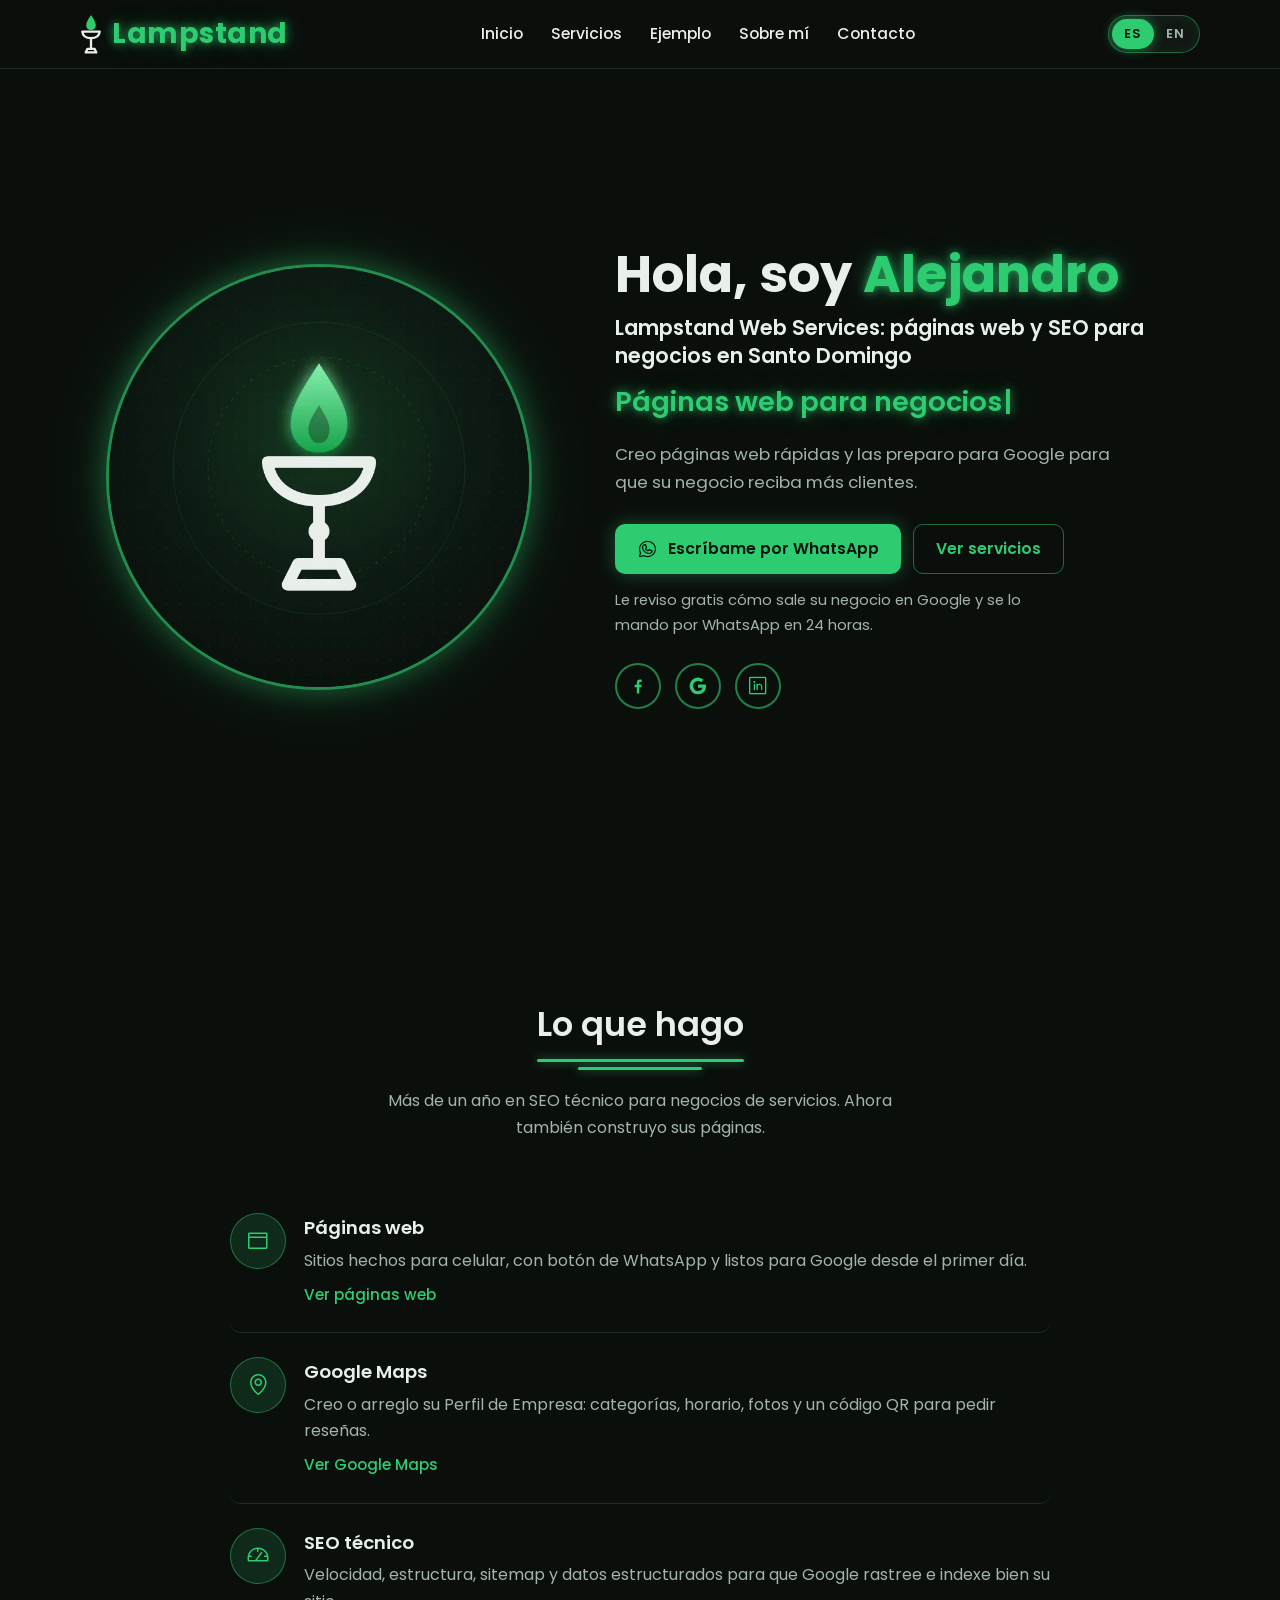
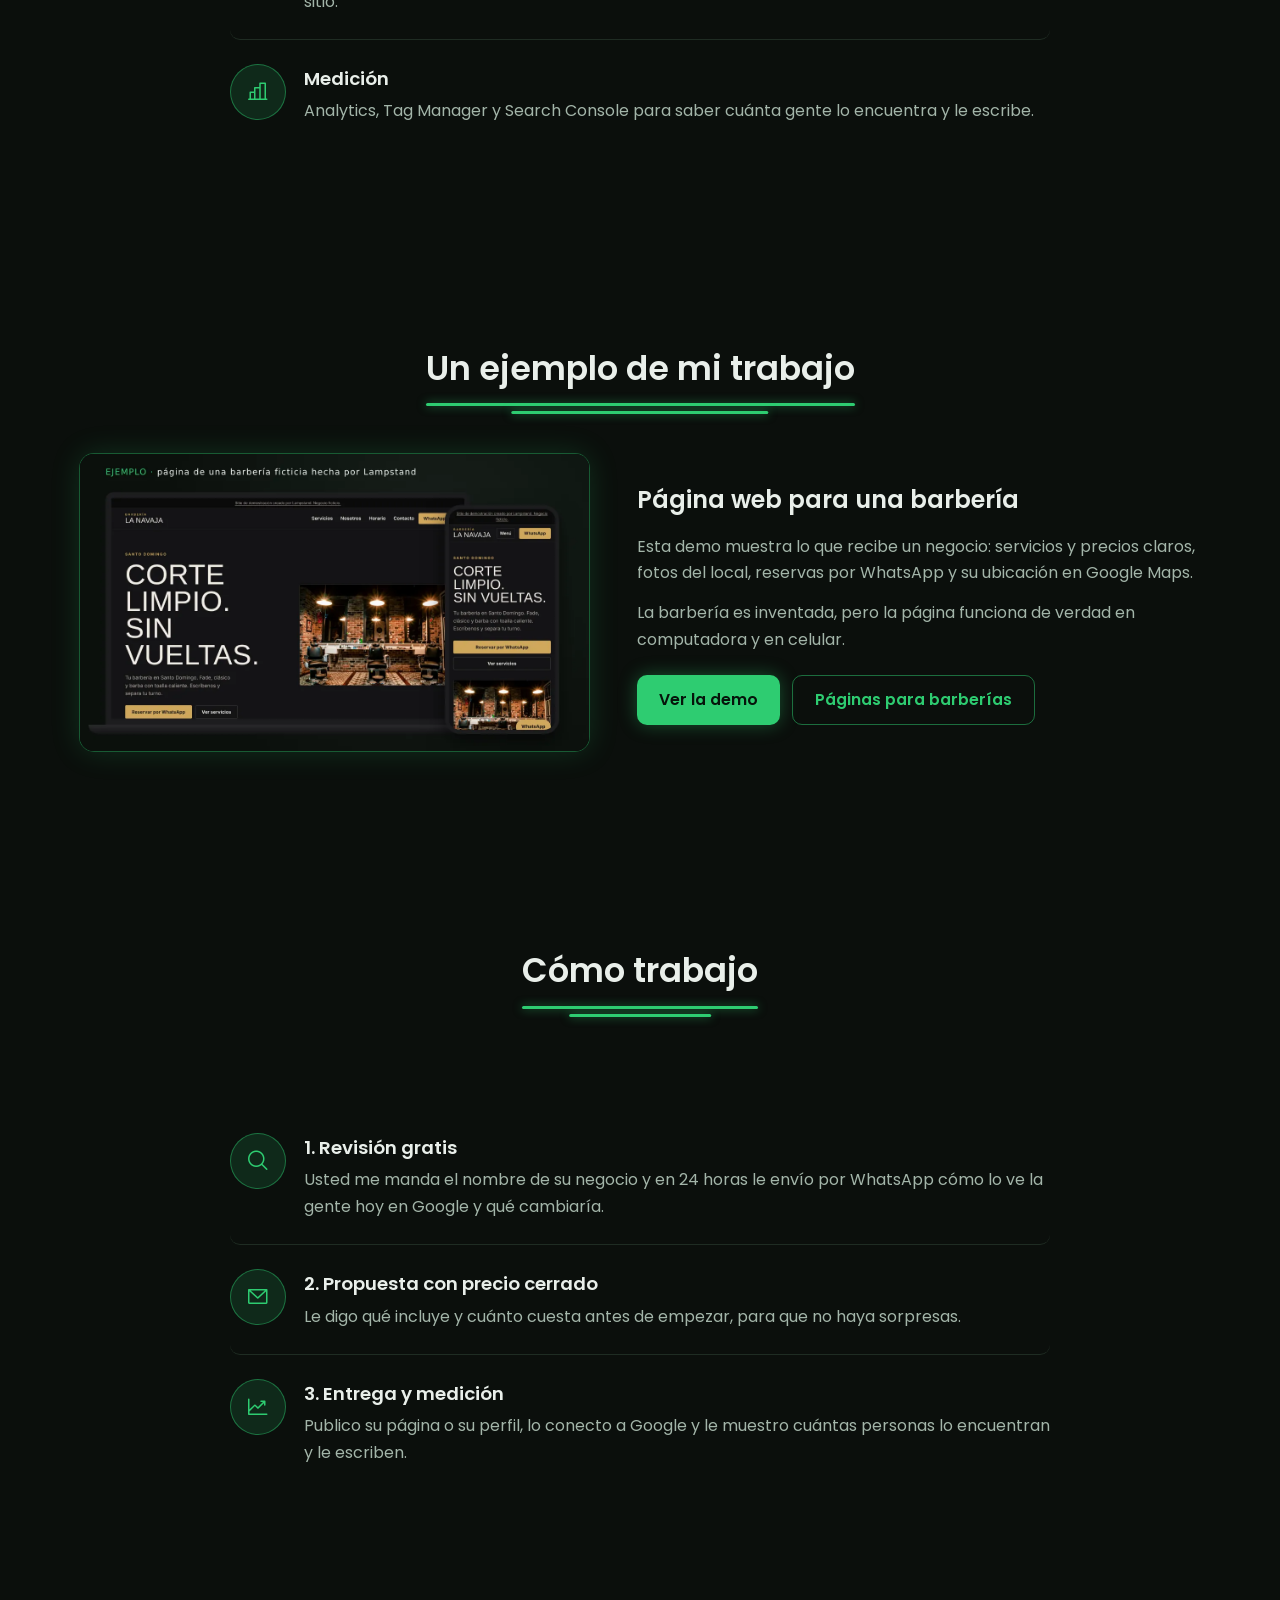
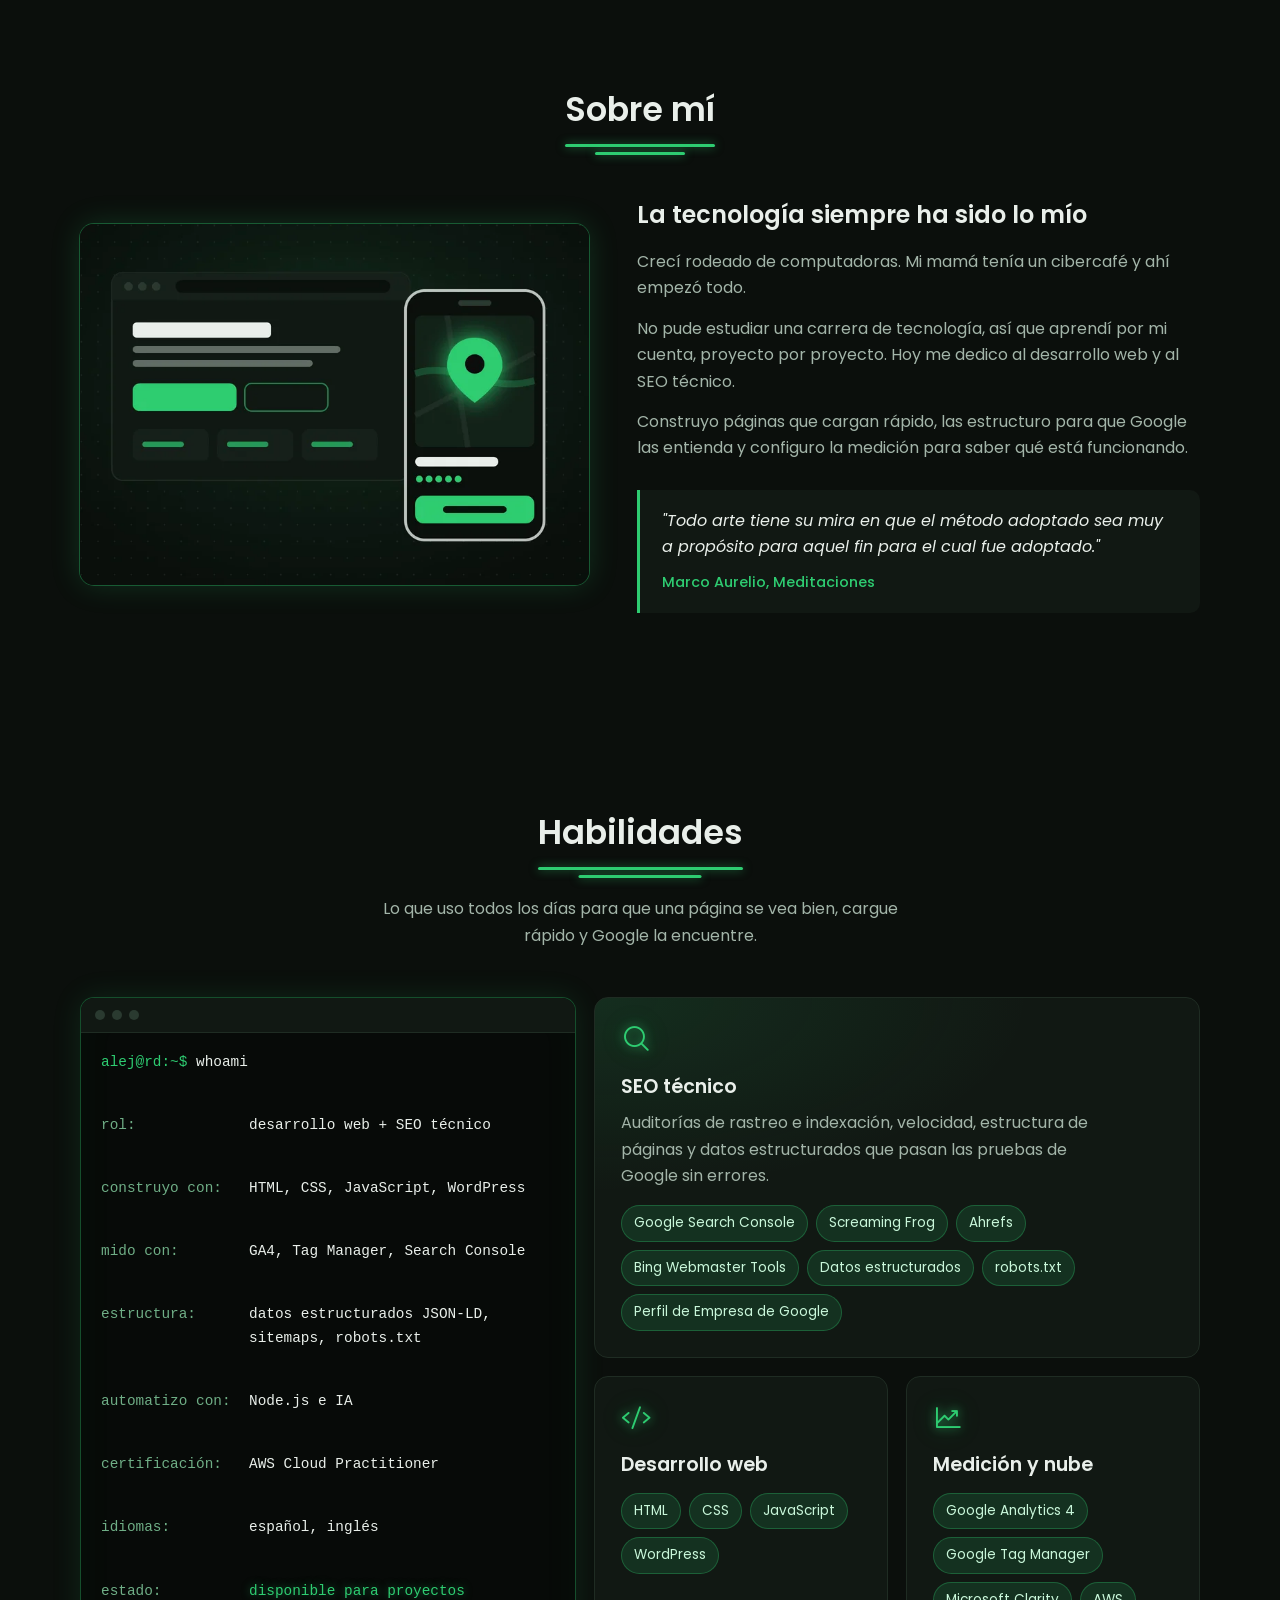
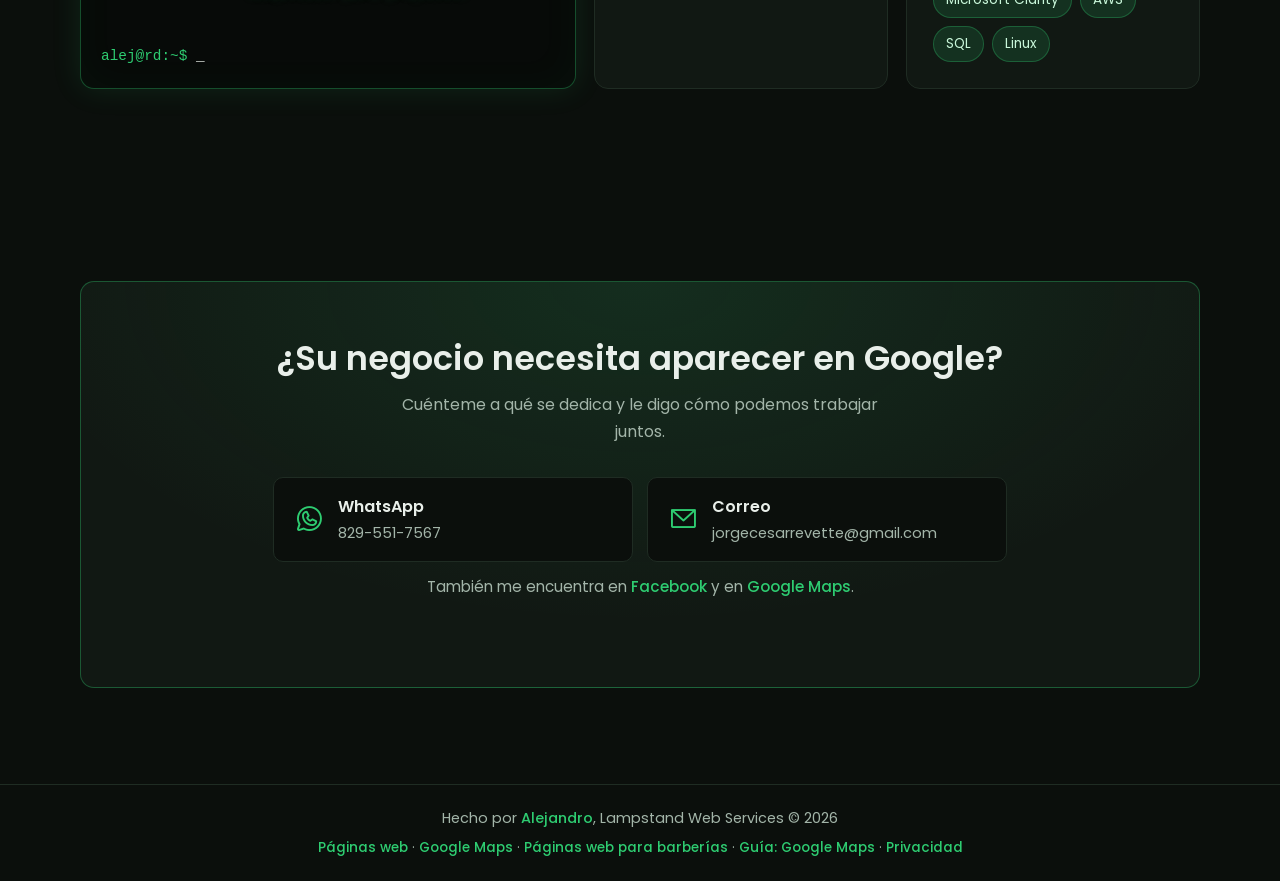
<file: index.html>
<!DOCTYPE html>
<html lang="es">
<head>
    <meta charset="UTF-8">
    <meta name="viewport" content="width=device-width, initial-scale=1.0">

    <!-- Google Analytics 4 -->
    <script async src="https://www.googletagmanager.com/gtag/js?id=G-BB15ZYWV15"></script>
    <script>
        window.dataLayer = window.dataLayer || [];
        function gtag(){dataLayer.push(arguments);}
        gtag('js', new Date());
        gtag('config', 'G-BB15ZYWV15');
    </script>

    <!-- Microsoft Clarity -->
    <script>
        (function(c,l,a,r,i,t,y){
            c[a]=c[a]||function(){(c[a].q=c[a].q||[]).push(arguments)};
            t=l.createElement(r);t.async=1;t.src="https://www.clarity.ms/tag/"+i;
            y=l.getElementsByTagName(r)[0];y.parentNode.insertBefore(t,y);
        })(window, document, "clarity", "script", "z00vw6f5f6");
    </script>

    <title>Lampstand Web Services | Páginas web y SEO en Santo Domingo</title>
    <meta name="description" content="Lampstand diseña páginas web rápidas para negocios en Santo Domingo y las deja listas para Google: SEO técnico, Google Maps y Analytics. Escríbame por WhatsApp.">
    <meta name="robots" content="index, follow, max-image-preview:large, max-snippet:-1, max-video-preview:-1">
    <meta name="author" content="Alejandro">
    <link rel="canonical" href="https://jorgecesar7.github.io/">
    <meta name="theme-color" content="#0b0f0c">
    <meta name="google-site-verification" content="VwEiimnmCE7W-ItSaD-Ynu33-EN8Bf44KYxOSooDWXg">

    <meta property="og:type" content="website">
    <meta property="og:site_name" content="Lampstand Web Services">
    <meta property="og:url" content="https://jorgecesar7.github.io/">
    <meta property="og:title" content="Lampstand Web Services | Páginas web y SEO en Santo Domingo">
    <meta property="og:description" content="Páginas web rápidas para negocios en Santo Domingo, listas para Google desde el primer día.">
    <meta property="og:image" content="https://jorgecesar7.github.io/img/og-lampstand.jpg">
    <meta property="og:image:type" content="image/jpeg">
    <meta property="og:image:width" content="1200">
    <meta property="og:image:height" content="630">
    <meta property="og:image:alt" content="Lampstand Web Services, diseño de páginas web y SEO en Santo Domingo">
    <meta property="og:locale" content="es_DO">
    <meta property="og:locale:alternate" content="en_US">
    <meta name="twitter:card" content="summary_large_image">
    <meta name="twitter:title" content="Lampstand Web Services | Páginas web y SEO en Santo Domingo">
    <meta name="twitter:description" content="Páginas web rápidas para negocios en Santo Domingo, listas para Google desde el primer día.">
    <meta name="twitter:image" content="https://jorgecesar7.github.io/img/og-lampstand.jpg">
    <meta name="twitter:image:alt" content="Lampstand Web Services, diseño de páginas web y SEO en Santo Domingo">

    <link rel="icon" type="image/png" sizes="48x48" href="img/favicon.png">
    <link rel="apple-touch-icon" sizes="180x180" href="img/apple-touch-icon.png">
    <link rel="sitemap" type="application/xml" href="/sitemap.xml">

    <link rel="preload" as="image" href="img/lampstand-hero.webp" type="image/webp" fetchpriority="high">
    <link rel="preconnect" href="https://fonts.googleapis.com">
    <link rel="preconnect" href="https://fonts.gstatic.com" crossorigin>
    <link href="https://fonts.googleapis.com/css2?family=Poppins:wght@400;500;600;700&display=swap" rel="stylesheet">
    <link rel="stylesheet" href="icons.css">
    <link rel="stylesheet" href="styles.css">

    <script type="application/ld+json">
    {
      "@context": "https://schema.org",
      "@graph": [
        {
          "@type": "WebSite",
          "@id": "https://jorgecesar7.github.io/#website",
          "url": "https://jorgecesar7.github.io/",
          "name": "Lampstand Web Services",
          "alternateName": "Lampstand",
          "description": "Diseño de páginas web y SEO técnico para negocios en Santo Domingo, República Dominicana.",
          "inLanguage": "es-DO",
          "publisher": { "@id": "https://jorgecesar7.github.io/#organization" }
        },
        {
          "@type": "ProfilePage",
          "@id": "https://jorgecesar7.github.io/#webpage",
          "url": "https://jorgecesar7.github.io/",
          "name": "Lampstand Web Services | Páginas web y SEO en Santo Domingo",
          "description": "Lampstand diseña páginas web rápidas para negocios en Santo Domingo y las deja listas para Google: SEO técnico, Google Maps y Analytics.",
          "inLanguage": "es-DO",
          "isPartOf": { "@id": "https://jorgecesar7.github.io/#website" },
          "about": { "@id": "https://jorgecesar7.github.io/#alejandro" },
          "mainEntity": { "@id": "https://jorgecesar7.github.io/#alejandro" },
          "primaryImageOfPage": {
            "@type": "ImageObject",
            "url": "https://jorgecesar7.github.io/img/og-lampstand.jpg",
            "width": 1200,
            "height": 630
          },
          "dateModified": "2026-11-05T12:00:00-04:00"
        },
        {
          "@type": "Organization",
          "@id": "https://jorgecesar7.github.io/#organization",
          "name": "Lampstand Web Services",
          "url": "https://jorgecesar7.github.io/",
          "logo": {
            "@type": "ImageObject",
            "url": "https://jorgecesar7.github.io/img/apple-touch-icon.png",
            "width": 180,
            "height": 180
          },
          "description": "Diseño de páginas web, SEO técnico y Perfil de Empresa de Google para negocios en Santo Domingo, República Dominicana.",
          "alternateName": "Lampstand",
          "founder": { "@id": "https://jorgecesar7.github.io/#alejandro" },
          "email": "mailto:jorgecesarrevette@gmail.com",
          "telephone": "+1-829-551-7567",
          "areaServed": { "@type": "City", "name": "Santo Domingo" },
          "sameAs": [
            "https://www.facebook.com/profile.php?id=100068271384441",
            "https://www.google.com/maps?cid=4128158167566416092"
          ]
        },
        {
          "@type": "Person",
          "@id": "https://jorgecesar7.github.io/#alejandro",
          "name": "Alejandro",
          "alternateName": "Alej",
          "description": "Desarrollador web y especialista en SEO técnico en Santo Domingo. Diseña páginas web rápidas y las prepara para Google.",
          "url": "https://jorgecesar7.github.io/",
          "jobTitle": "Desarrollador web y especialista en SEO técnico",
          "worksFor": { "@id": "https://jorgecesar7.github.io/#organization" },
          "email": "mailto:jorgecesarrevette@gmail.com",
          "telephone": "+1-829-551-7567",
          "address": {
            "@type": "PostalAddress",
            "addressLocality": "Santo Domingo",
            "addressRegion": "Distrito Nacional",
            "addressCountry": "DO"
          },
          "knowsLanguage": ["es", "en"],
          "knowsAbout": ["Diseño web", "Desarrollo web", "SEO técnico", "WordPress", "Google Analytics 4", "Google Tag Manager", "Google Search Console", "Microsoft Clarity", "Datos estructurados", "Perfil de Empresa de Google"],
          "hasCredential": {
            "@type": "EducationalOccupationalCredential",
            "name": "AWS Certified Cloud Practitioner",
            "credentialCategory": "certification",
            "recognizedBy": {
              "@type": "Organization",
              "name": "Amazon Web Services",
              "url": "https://aws.amazon.com/"
            }
          },
          "makesOffer": [
            {
              "@type": "Offer",
              "itemOffered": {
                "@type": "Service",
                "name": "Diseño de páginas web",
                "serviceType": "Diseño web",
                "description": "Sitios hechos para celular, con botón de WhatsApp y listos para Google desde el primer día.",
                "areaServed": { "@type": "Country", "name": "República Dominicana" }
              }
            },
            {
              "@type": "Offer",
              "itemOffered": {
                "@type": "Service",
                "name": "Perfil de Empresa en Google Maps",
                "serviceType": "SEO local",
                "description": "Creación y optimización del Perfil de Empresa de Google: categorías, horario, fotos y código QR para reseñas.",
                "areaServed": { "@type": "Country", "name": "República Dominicana" }
              }
            },
            {
              "@type": "Offer",
              "itemOffered": {
                "@type": "Service",
                "name": "SEO técnico",
                "serviceType": "Optimización para buscadores",
                "description": "Velocidad, estructura, sitemap y datos estructurados para que Google rastree e indexe bien el sitio.",
                "areaServed": { "@type": "Country", "name": "República Dominicana" }
              }
            },
            {
              "@type": "Offer",
              "itemOffered": {
                "@type": "Service",
                "name": "Medición con Analytics y Search Console",
                "serviceType": "Analítica web",
                "description": "Google Analytics 4, Tag Manager y Search Console para saber cuánta gente encuentra el negocio y le escribe.",
                "areaServed": { "@type": "Country", "name": "República Dominicana" }
              }
            }
          ],
          "sameAs": [
            "https://github.com/JorgeCesar7",
            "https://www.linkedin.com/in/jorge-cesar-96657423a/"
          ]
        }
      ]
    }
    </script>
</head>
<body>

    <a class="skip-link" href="#main" data-i18n="skip">Saltar al contenido</a>

    <header class="nav" id="top">
        <div class="nav-inner">
            <a class="logo reveal" data-anim="zoom-in" style="--d:0ms" href="#home" aria-label="Lampstand, inicio"><svg viewBox="240 140 240 450" aria-hidden="true" focusable="false"><path fill="#2ecc71" d="M360 150 C 392 200 414 232 414 266 C 414 298 390 320 360 320 C 330 320 306 298 306 266 C 306 232 328 200 360 150 Z"/><path fill="none" stroke="currentColor" stroke-width="26" stroke-linecap="round" stroke-linejoin="round" d="M262 338 H 458 C 452 386 412 412 360 412 C 308 412 268 386 262 338 Z"/><path stroke="currentColor" stroke-width="26" stroke-linecap="round" d="M360 414 V 530"/><path fill="none" stroke="currentColor" stroke-width="26" stroke-linecap="round" stroke-linejoin="round" d="M300 572 L 320 532 H 400 L 420 572 Z"/></svg><span>Lampstand</span></a>

            <nav class="links" aria-label="Principal">
                <a class="reveal" data-anim="fade-up" style="--d:100ms" href="#home" data-i18n="nav_home">Inicio</a>
                <a class="reveal" data-anim="fade-up" style="--d:200ms" href="#servicios" data-i18n="nav_services">Servicios</a>
                <a class="reveal" data-anim="fade-up" style="--d:300ms" href="#ejemplo" data-i18n="nav_example">Ejemplo</a>
                <a class="reveal" data-anim="fade-up" style="--d:400ms" href="#about" data-i18n="nav_about">Sobre mí</a>
                <a class="reveal" data-anim="fade-up" style="--d:500ms" href="#contact" data-i18n="nav_contact">Contacto</a>
            </nav>

            <div class="nav-actions">
                <div class="lang-switch" role="group" aria-label="Idioma / Language">
                    <button type="button" class="lang-btn is-active" data-lang="es" aria-pressed="true">ES</button>
                    <button type="button" class="lang-btn" data-lang="en" aria-pressed="false">EN</button>
                    <span class="lang-thumb" aria-hidden="true"></span>
                </div>
                <button type="button" class="menu-toggle" aria-expanded="false" aria-controls="mobile-menu" aria-label="Abrir menú" data-i18n-aria="menu_open">
                    <i class="ph ph-list" aria-hidden="true"></i>
                </button>
            </div>
        </div>

        <nav class="mobile-menu" id="mobile-menu" aria-label="Menú móvil" hidden>
            <a href="#home" data-i18n="nav_home">Inicio</a>
            <a href="#servicios" data-i18n="nav_services">Servicios</a>
            <a href="#ejemplo" data-i18n="nav_example">Ejemplo</a>
            <a href="#about" data-i18n="nav_about">Sobre mí</a>
            <a href="#contact" data-i18n="nav_contact">Contacto</a>
        </nav>
    </header>

    <main id="main">

        <!-- Hero -->
        <section class="hero" id="home">
            <div class="hero-inner">
                <div class="hero-image reveal" data-anim="zoom-out" style="--d:0ms;--t:2.2s">
                    <img src="img/lampstand-hero.webp" width="720" height="720" alt="Logo de Lampstand, una lámpara encendida" data-i18n-alt="hero_alt" fetchpriority="high">
                </div>
                <div class="hero-content">
                    <h1 class="reveal" data-anim="fade-left" style="--d:500ms"><span data-i18n="hero_hi">Hola, soy</span> <span class="glow">Alejandro</span><span class="h1-sub" data-i18n="hero_h1_sub">Lampstand Web Services: páginas web y SEO para negocios en Santo Domingo</span></h1>
                    <p class="typewriter reveal" data-anim="fade-right" style="--d:700ms" aria-live="off"><span class="typewriter-text"></span><span class="caret" aria-hidden="true">|</span></p>
                    <p class="hero-sub reveal" data-anim="flip-down" style="--d:900ms" data-i18n="hero_sub">Creo páginas web rápidas y las preparo para Google para que su negocio reciba más clientes.</p>
                    <div class="hero-cta reveal" data-anim="zoom-in" style="--d:1200ms">
                        <a class="btn btn-primary" href="https://wa.me/18295517567" target="_blank" rel="noopener">
                            <i class="ph ph-whatsapp-logo" aria-hidden="true"></i><span data-i18n="cta_whatsapp">Escríbame por WhatsApp</span>
                        </a>
                        <a class="btn btn-ghost" href="#servicios" data-i18n="cta_services">Ver servicios</a>
                    </div>
                    <p class="hero-note reveal" data-anim="fade-up" style="--d:1300ms" data-i18n="hero_note">Le reviso gratis cómo sale su negocio en Google y se lo mando por WhatsApp en 24 horas.</p>
                    <div class="social">
                        <a class="reveal" data-anim="fade-up" style="--d:1400ms" href="https://www.facebook.com/profile.php?id=100068271384441" target="_blank" rel="noopener" aria-label="Lampstand en Facebook"><svg class="si" viewBox="0 0 24 24" aria-hidden="true" focusable="false"><path fill="currentColor" d="M13.5 21v-7.5h2.5l.4-3h-2.9V8.6c0-.9.3-1.5 1.5-1.5h1.5V4.4c-.3 0-1.2-.1-2.2-.1-2.2 0-3.7 1.3-3.7 3.8v2.4H8v3h2.6V21h2.9z"/></svg></a>
                        <a class="reveal" data-anim="fade-up" style="--d:1450ms" href="https://www.google.com/maps?cid=4128158167566416092" target="_blank" rel="noopener" aria-label="Lampstand en Google Maps"><svg class="si" viewBox="0 0 24 24" aria-hidden="true" focusable="false"><path fill="currentColor" d="M21.6 12.2c0-.7-.1-1.4-.2-2H12v3.8h5.4a4.6 4.6 0 0 1-2 3v2.5h3.2c1.9-1.7 3-4.3 3-7.3zM12 22c2.7 0 5-.9 6.6-2.4l-3.2-2.5c-.9.6-2 1-3.4 1-2.6 0-4.8-1.8-5.6-4.1H3.1v2.6A10 10 0 0 0 12 22zM6.4 14c-.2-.6-.3-1.3-.3-2s.1-1.4.3-2V7.4H3.1a10 10 0 0 0 0 9.2L6.4 14zM12 5.9c1.5 0 2.8.5 3.8 1.5l2.9-2.9A10 10 0 0 0 3.1 7.4L6.4 10c.8-2.3 3-4.1 5.6-4.1z"/></svg></a>
                        <a class="reveal" data-anim="fade-up" style="--d:1500ms" href="https://www.linkedin.com/in/jorge-cesar-96657423a/" target="_blank" rel="noopener" aria-label="LinkedIn"><i class="ph ph-linkedin-logo" aria-hidden="true"></i></a>
                    </div>
                </div>
            </div>
        </section>

        <!-- Services -->
        <section class="experience" id="servicios">
            <div class="container">
                <h2 class="section-title reveal" data-anim="fade-up"><span data-i18n="exp_title">Lo que hago</span></h2>
                <p class="section-lead reveal" data-anim="fade-up" style="--d:150ms" data-i18n="exp_lead">Más de un año en SEO técnico para negocios de servicios. Ahora también construyo sus páginas.</p>
                <ol class="services">
                    <li class="service reveal" data-anim="fade-up" style="--d:200ms">
                        <i class="ph ph-browser" aria-hidden="true"></i>
                        <div>
                            <h3 data-i18n="sv1">Páginas web</h3>
                            <p data-i18n="sv1_p">Sitios hechos para celular, con botón de WhatsApp y listos para Google desde el primer día.</p>
                            <a class="more" href="/paginas-web/" data-i18n="sv1_more">Ver páginas web</a>
                        </div>
                    </li>
                    <li class="service reveal" data-anim="fade-up" style="--d:350ms">
                        <i class="ph ph-map-pin" aria-hidden="true"></i>
                        <div>
                            <h3 data-i18n="sv2">Google Maps</h3>
                            <p data-i18n="sv2_p">Creo o arreglo su Perfil de Empresa: categorías, horario, fotos y un código QR para pedir reseñas.</p>
                            <a class="more" href="/google-maps/" data-i18n="sv2_more">Ver Google Maps</a>
                        </div>
                    </li>
                    <li class="service reveal" data-anim="fade-up" style="--d:500ms">
                        <i class="ph ph-gauge" aria-hidden="true"></i>
                        <div>
                            <h3 data-i18n="sv3">SEO técnico</h3>
                            <p data-i18n="sv3_p">Velocidad, estructura, sitemap y datos estructurados para que Google rastree e indexe bien su sitio.</p>
                        </div>
                    </li>
                    <li class="service reveal" data-anim="fade-up" style="--d:650ms">
                        <i class="ph ph-chart-bar" aria-hidden="true"></i>
                        <div>
                            <h3 data-i18n="sv4">Medición</h3>
                            <p data-i18n="sv4_p">Analytics, Tag Manager y Search Console para saber cuánta gente lo encuentra y le escribe.</p>
                        </div>
                    </li>
                </ol>
            </div>
        </section>

        <!-- Example -->
        <section class="about example" id="ejemplo">
            <div class="container">
                <h2 class="section-title reveal" data-anim="fade-up"><span data-i18n="ex_title">Un ejemplo de mi trabajo</span></h2>
                <div class="about-grid">
                    <figure class="about-image example-image reveal" data-anim="fade-right" style="--d:200ms">
                        <img src="img/pagina-web-ejemplo-barberia.webp" width="1200" height="700" alt="Página web de ejemplo para una barbería ficticia, vista en computadora y en celular, con botón de reservar por WhatsApp" data-i18n-alt="ex_alt" loading="lazy" decoding="async">
                    </figure>
                    <div class="about-text">
                        <h3 class="reveal" data-anim="fade-left" style="--d:200ms" data-i18n="ex_h3">Página web para una barbería</h3>
                        <div class="reveal" data-anim="flip-down" style="--d:300ms">
                            <p data-i18n="ex_p1">Esta demo muestra lo que recibe un negocio: servicios y precios claros, fotos del local, reservas por WhatsApp y su ubicación en Google Maps.</p>
                            <p data-i18n="ex_p2">La barbería es inventada, pero la página funciona de verdad en computadora y en celular.</p>
                        </div>
                        <div class="hero-cta reveal" data-anim="zoom-in" style="--d:400ms">
                            <a class="btn btn-primary" href="/demos/barberia/" data-i18n="ex_demo">Ver la demo</a>
                            <a class="btn btn-ghost" href="/pagina-web-para-barberias/" data-i18n="ex_page">Páginas para barberías</a>
                        </div>
                    </div>
                </div>
            </div>
        </section>

        <!-- Process -->
        <section class="experience process" id="proceso">
            <div class="container">
                <h2 class="section-title reveal" data-anim="fade-up"><span data-i18n="pr_title">Cómo trabajo</span></h2>
                <p class="section-lead reveal" data-anim="fade-up" style="--d:150ms" data-i18n="pr_lead">Tres pasos, sin compromiso hasta que vea la propuesta.</p>
                <ol class="services">
                    <li class="service reveal" data-anim="fade-up" style="--d:200ms">
                        <i class="ph ph-magnifying-glass" aria-hidden="true"></i>
                        <div>
                            <h3 data-i18n="pr1">1. Revisión gratis</h3>
                            <p data-i18n="pr1_p">Usted me manda el nombre de su negocio y en 24 horas le envío por WhatsApp cómo lo ve la gente hoy en Google y qué cambiaría.</p>
                        </div>
                    </li>
                    <li class="service reveal" data-anim="fade-up" style="--d:350ms">
                        <i class="ph ph-envelope-simple" aria-hidden="true"></i>
                        <div>
                            <h3 data-i18n="pr2">2. Propuesta con precio cerrado</h3>
                            <p data-i18n="pr2_p">Le digo qué incluye y cuánto cuesta antes de empezar, para que no haya sorpresas.</p>
                        </div>
                    </li>
                    <li class="service reveal" data-anim="fade-up" style="--d:500ms">
                        <i class="ph ph-chart-line-up" aria-hidden="true"></i>
                        <div>
                            <h3 data-i18n="pr3">3. Entrega y medición</h3>
                            <p data-i18n="pr3_p">Publico su página o su perfil, lo conecto a Google y le muestro cuántas personas lo encuentran y le escriben.</p>
                        </div>
                    </li>
                </ol>
            </div>
        </section>

        <!-- About -->
        <section class="about" id="about">
            <div class="container">
                <h2 class="section-title reveal" data-anim="fade-up"><span data-i18n="about_title">Sobre mí</span></h2>
                <div class="about-grid">
                    <figure class="about-image reveal" data-anim="fade-right" style="--d:200ms">
                        <img src="img/lampstand-about.webp" width="735" height="521" alt="Ilustración de una página web en computadora y un mapa de Google en un celular" data-i18n-alt="about_alt" loading="lazy">
                    </figure>
                    <div class="about-text">
                        <h3 class="reveal" data-anim="fade-left" style="--d:200ms" data-i18n="about_topic">La tecnología siempre ha sido lo mío</h3>
                        <div class="reveal" data-anim="flip-down" style="--d:300ms">
                            <p data-i18n="about_p1">Crecí rodeado de computadoras. Mi mamá tenía un cibercafé y ahí empezó todo.</p>
                            <p data-i18n="about_p2">No pude estudiar una carrera de tecnología, así que aprendí por mi cuenta, proyecto por proyecto. Hoy me dedico al desarrollo web y al SEO técnico.</p>
                            <p data-i18n="about_p3">Construyo páginas que cargan rápido, las estructuro para que Google las entienda y configuro la medición para saber qué está funcionando.</p>
                        </div>
                        <blockquote class="quote reveal" data-anim="zoom-in" style="--d:400ms">
                            <p data-i18n="quote">"Todo arte tiene su mira en que el método adoptado sea muy a propósito para aquel fin para el cual fue adoptado."</p>
                            <cite>Marco Aurelio, <span data-i18n="quote_book">Meditaciones</span></cite>
                        </blockquote>
                    </div>
                </div>
            </div>
        </section>

        <!-- Skills -->
        <section class="skills" id="skills">
            <div class="container">
                <h2 class="section-title reveal" data-anim="fade-up"><span data-i18n="skills_title">Habilidades</span></h2>
                <p class="section-lead reveal" data-anim="fade-up" style="--d:150ms" data-i18n="skills_lead">Lo que uso todos los días para que una página se vea bien, cargue rápido y Google la encuentre.</p>
                <div class="skills-layout">
                    <div class="terminal reveal" data-anim="fade-right" style="--d:200ms" aria-label="Resumen" data-i18n-aria="term_label">
                        <div class="terminal-bar" aria-hidden="true"><span></span><span></span><span></span></div>
                        <div class="terminal-body">
                            <p class="prompt">alej@rd:~$ <span>whoami</span></p>
                            <dl>
                                <div><dt data-i18n="t_role">rol</dt><dd data-i18n="t_role_v">desarrollo web + SEO técnico</dd></div>
                                <div><dt data-i18n="t_build">construyo con</dt><dd>HTML, CSS, JavaScript, WordPress</dd></div>
                                <div><dt data-i18n="t_measure">mido con</dt><dd>GA4, Tag Manager, Search Console</dd></div>
                                <div><dt data-i18n="t_struct">estructura</dt><dd data-i18n="t_struct_v">datos estructurados JSON-LD, sitemaps, robots.txt</dd></div>
                                <div><dt data-i18n="t_auto">automatizo con</dt><dd data-i18n="t_auto_v">Node.js e IA</dd></div>
                                <div><dt data-i18n="t_cert">certificación</dt><dd>AWS Cloud Practitioner</dd></div>
                                <div><dt data-i18n="t_lang">idiomas</dt><dd data-i18n="t_lang_v">español, inglés</dd></div>
                                <div><dt data-i18n="t_status">estado</dt><dd class="ok" data-i18n="t_status_v">disponible para proyectos</dd></div>
                            </dl>
                            <p class="prompt">alej@rd:~$ <span class="blink" aria-hidden="true">_</span></p>
                        </div>
                    </div>
                    <div class="skills-grid">
                        <article class="skill-card skill-main reveal" data-anim="fade-left" style="--d:150ms">
                            <i class="ph ph-magnifying-glass" aria-hidden="true"></i>
                            <h3 data-i18n="sk_seo">SEO técnico</h3>
                            <p data-i18n="sk_seo_p">Auditorías de rastreo e indexación, velocidad, estructura de páginas y datos estructurados que pasan las pruebas de Google sin errores.</p>
                            <ul class="chips">
                                <li>Google Search Console</li>
                                <li>Screaming Frog</li>
                                <li>Ahrefs</li>
                                <li>Bing Webmaster Tools</li>
                                <li data-i18n="chip_schema">Datos estructurados</li>
                                <li>robots.txt</li>
                                <li data-i18n="chip_gbp">Perfil de Empresa de Google</li>
                            </ul>
                        </article>
                        <article class="skill-card reveal" data-anim="fade-left" style="--d:300ms">
                            <i class="ph ph-code" aria-hidden="true"></i>
                            <h3 data-i18n="sk_web">Desarrollo web</h3>
                            <ul class="chips">
                                <li>HTML</li>
                                <li>CSS</li>
                                <li>JavaScript</li>
                                <li>WordPress</li>
                            </ul>
                        </article>
                        <article class="skill-card reveal" data-anim="fade-left" style="--d:450ms">
                            <i class="ph ph-chart-line-up" aria-hidden="true"></i>
                            <h3 data-i18n="sk_data">Medición y nube</h3>
                            <ul class="chips">
                                <li>Google Analytics 4</li>
                                <li>Google Tag Manager</li>
                                <li>Microsoft Clarity</li>
                                <li>AWS</li>
                                <li>SQL</li>
                                <li>Linux</li>
                            </ul>
                        </article>
                    </div>
                </div>
            </div>
        </section>


        <!-- Contact -->
        <section class="contact" id="contact">
            <div class="container">
                <div class="contact-box">
                    <div class="contact-content">
                        <h2 class="reveal" data-anim="fade-left" style="--d:150ms" data-i18n="contact_title">¿Su negocio necesita aparecer en Google?</h2>
                        <p class="reveal" data-anim="fade-left" style="--d:250ms" data-i18n="contact_p">Cuénteme a qué se dedica y le digo cómo podemos trabajar juntos.</p>
                        <div class="contact-links">
                            <a class="contact-link reveal" data-anim="zoom-in" style="--d:350ms" href="https://wa.me/18295517567" target="_blank" rel="noopener">
                                <i class="ph ph-whatsapp-logo" aria-hidden="true"></i>
                                <span><strong>WhatsApp</strong>829-551-7567</span>
                            </a>
                            <a class="contact-link reveal" data-anim="zoom-in" style="--d:450ms" href="mailto:jorgecesarrevette@gmail.com">
                                <i class="ph ph-envelope-simple" aria-hidden="true"></i>
                                <span><strong data-i18n="email">Correo</strong>jorgecesarrevette@gmail.com</span>
                            </a>
                        </div>
                        <p class="contact-more" data-i18n-html="contact_more">También me encuentra en <a href="https://www.facebook.com/profile.php?id=100068271384441" target="_blank" rel="noopener">Facebook</a> y en <a href="https://www.google.com/maps?cid=4128158167566416092" target="_blank" rel="noopener">Google Maps</a>.</p>
                    </div>
                </div>
            </div>
        </section>
    </main>

    <footer class="footer">
        <p><span data-i18n="footer">Hecho por</span> <a href="#home">Alejandro</a>, Lampstand Web Services &copy; <span id="year">2026</span></p>
        <p class="footer-links"><a href="/paginas-web/" data-i18n="fl_web">Páginas web</a> · <a href="/google-maps/">Google Maps</a> · <a href="/pagina-web-para-barberias/" data-i18n="fl_barber">Páginas web para barberías</a> · <a href="/como-poner-mi-negocio-en-google-maps/" data-i18n="fl_guide">Guía: Google Maps</a> · <a href="/privacidad/" data-i18n="fl_privacy">Privacidad</a></p>
    </footer>

    <script src="script.js"></script>
</body>
</html>
</file>
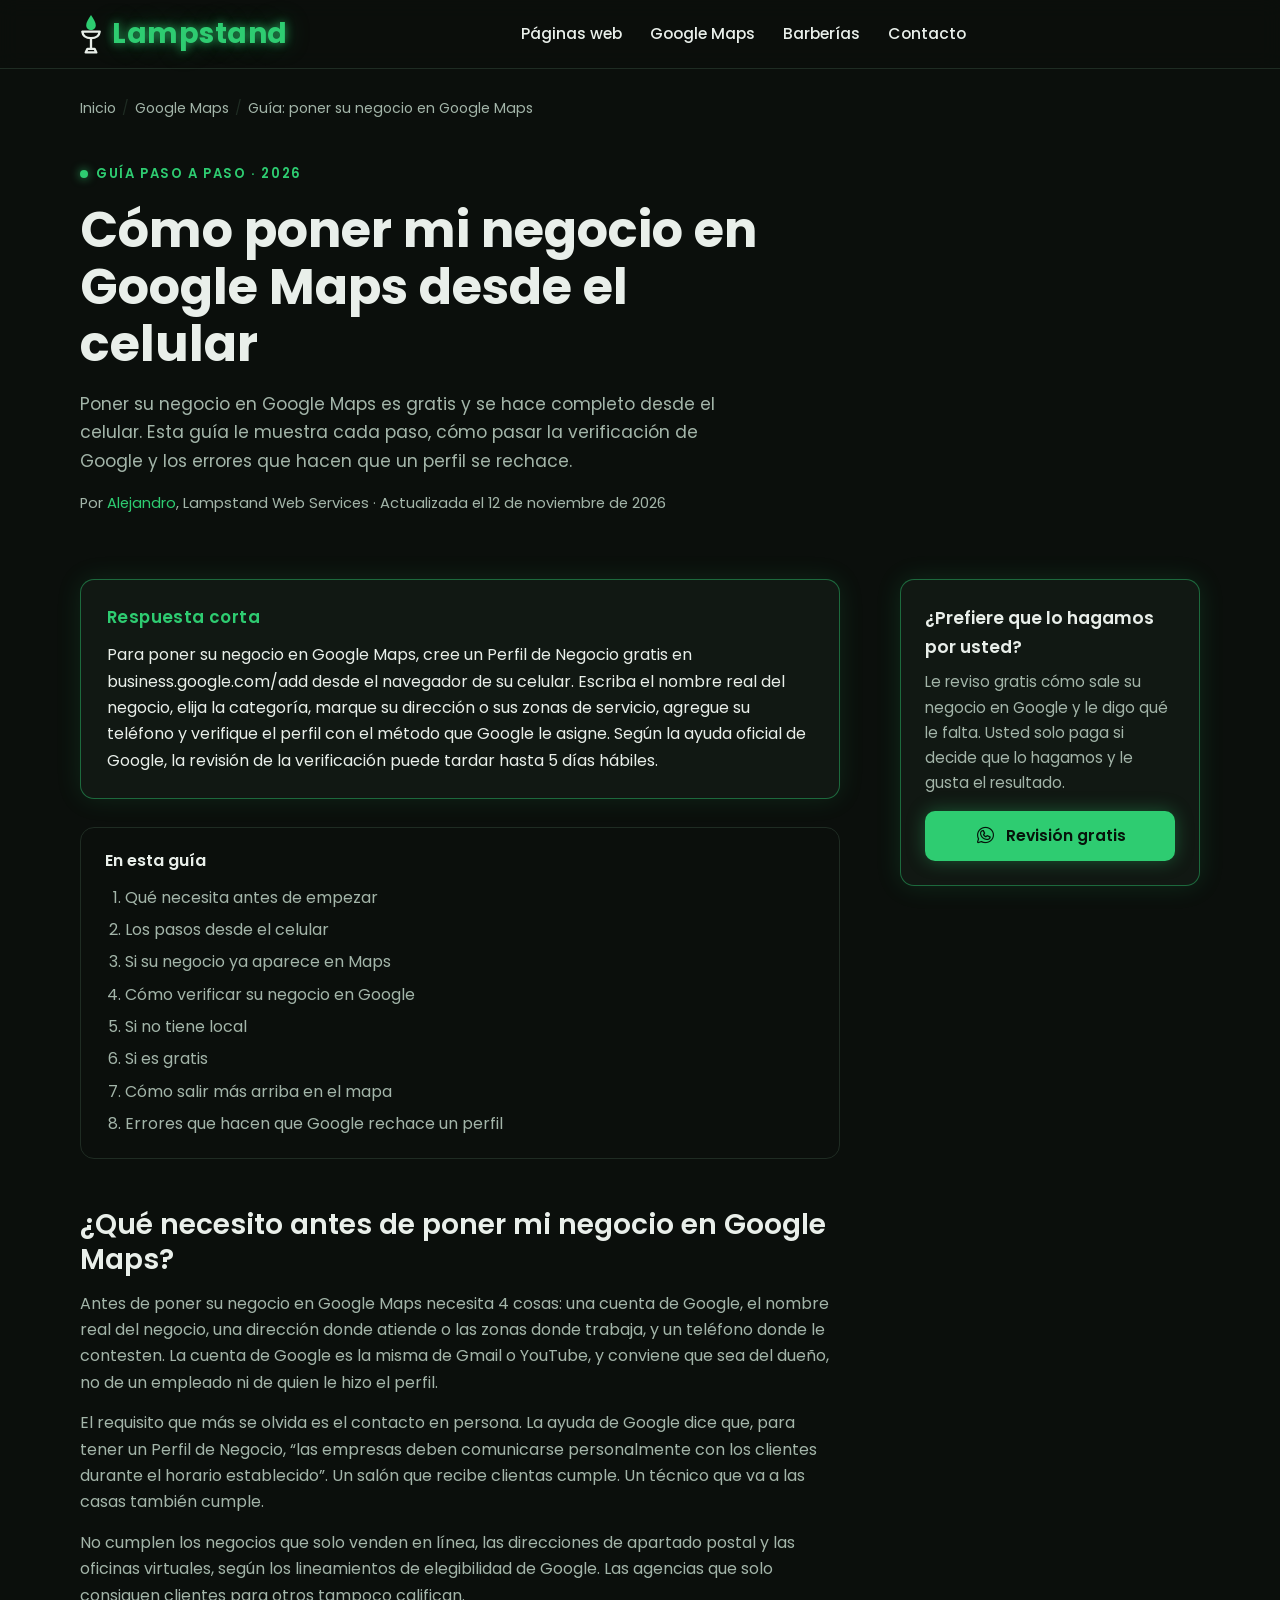
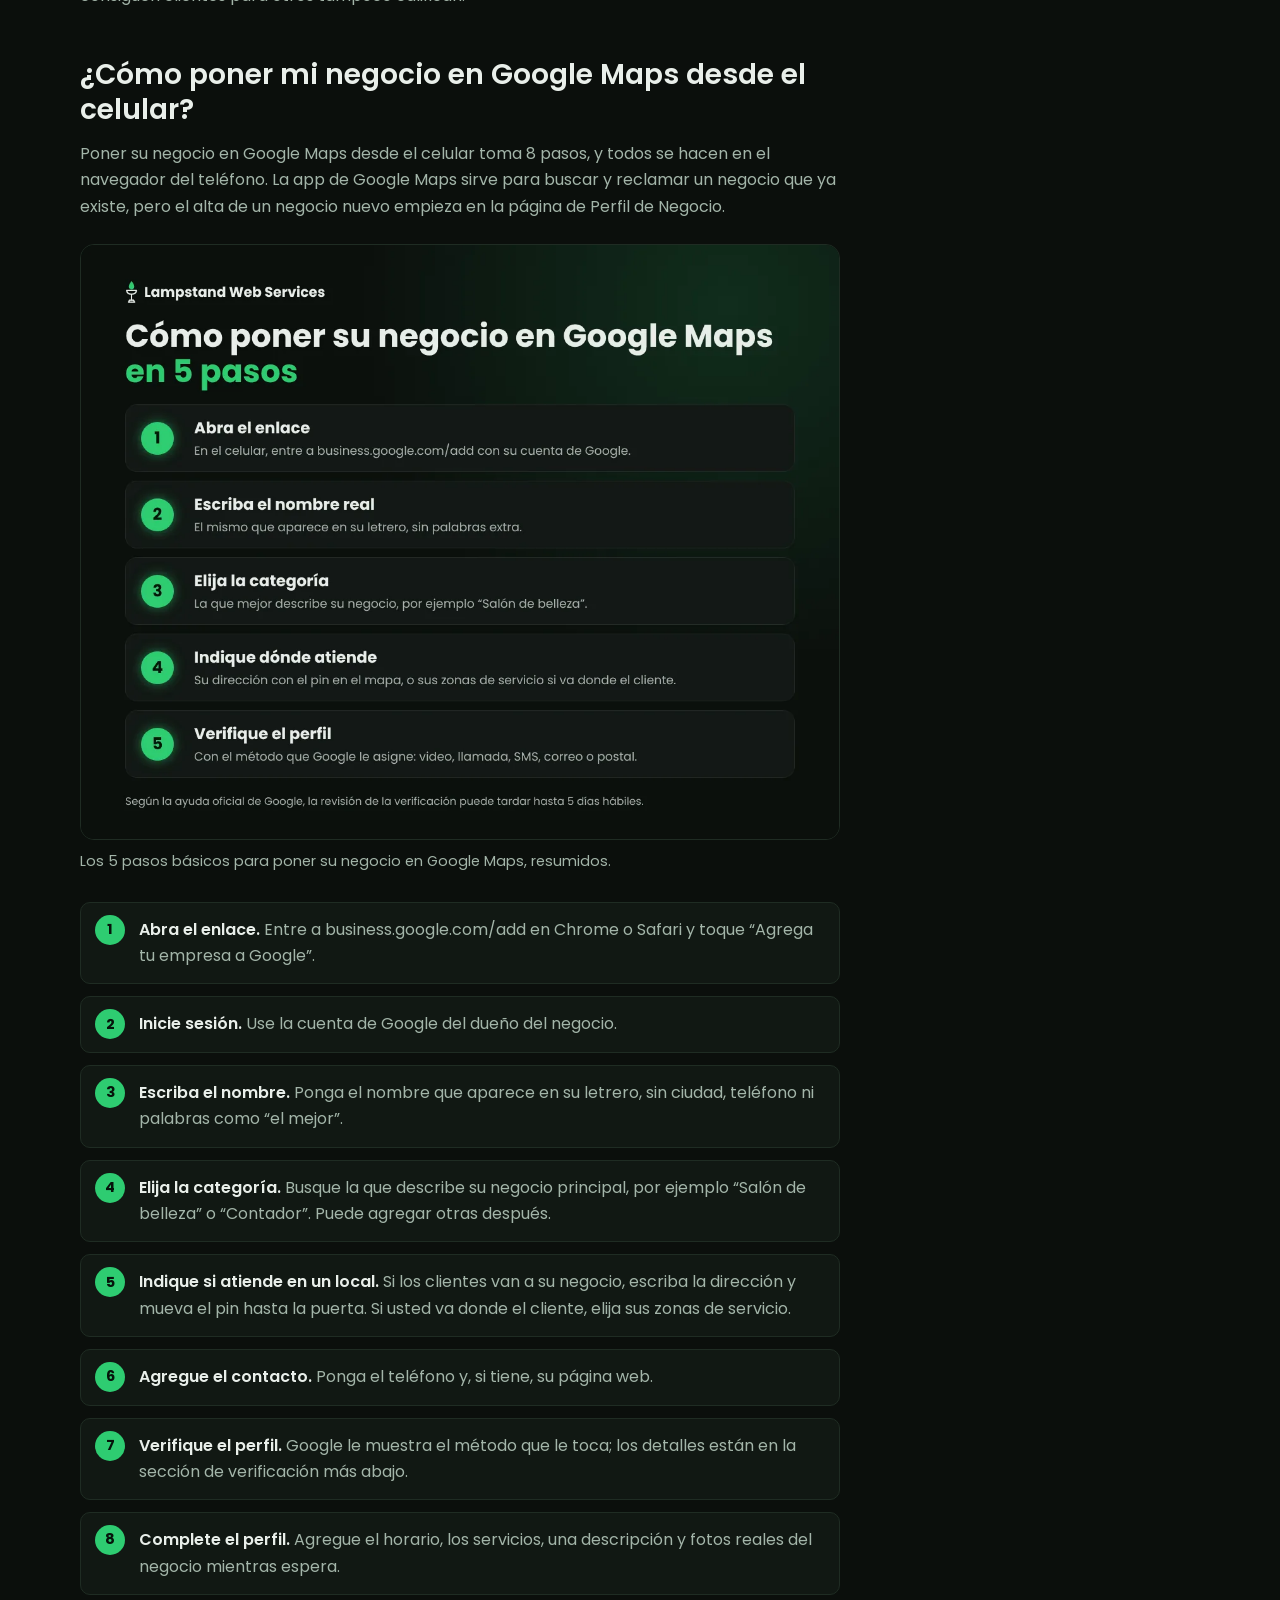
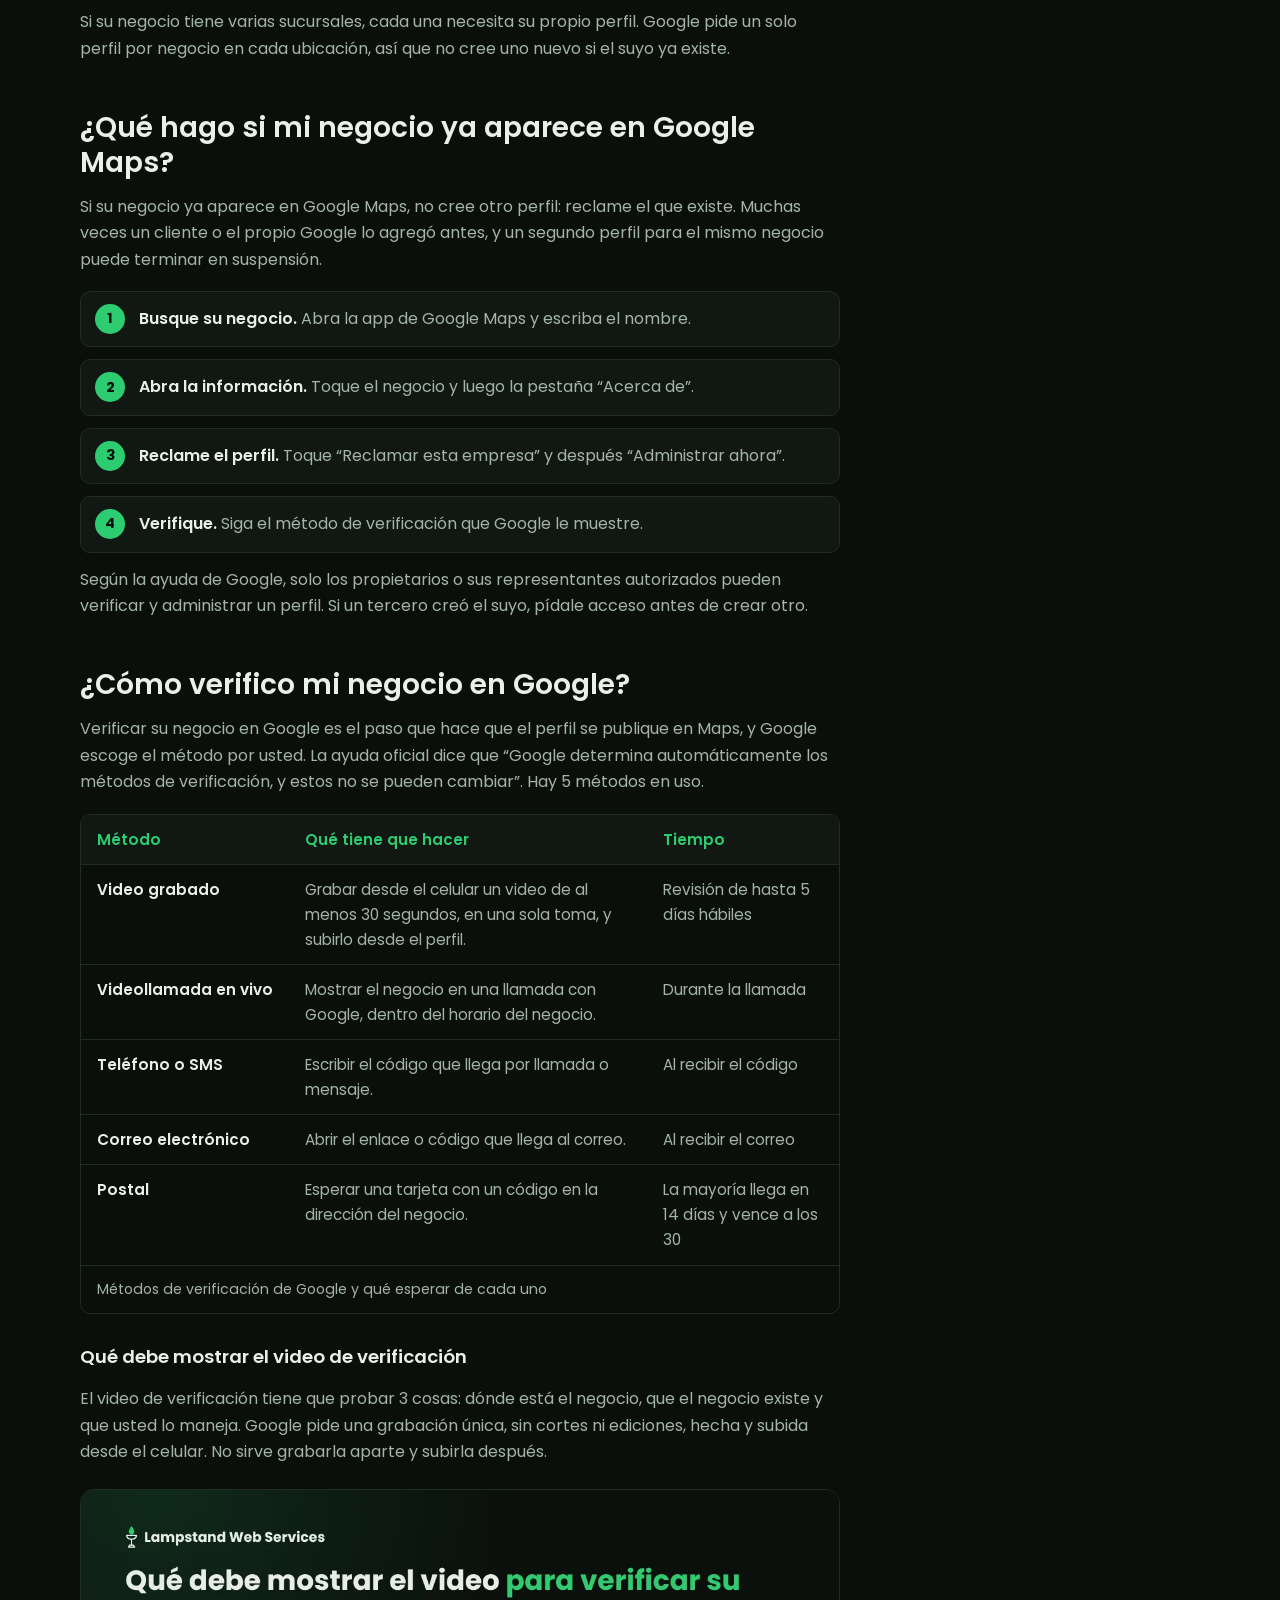
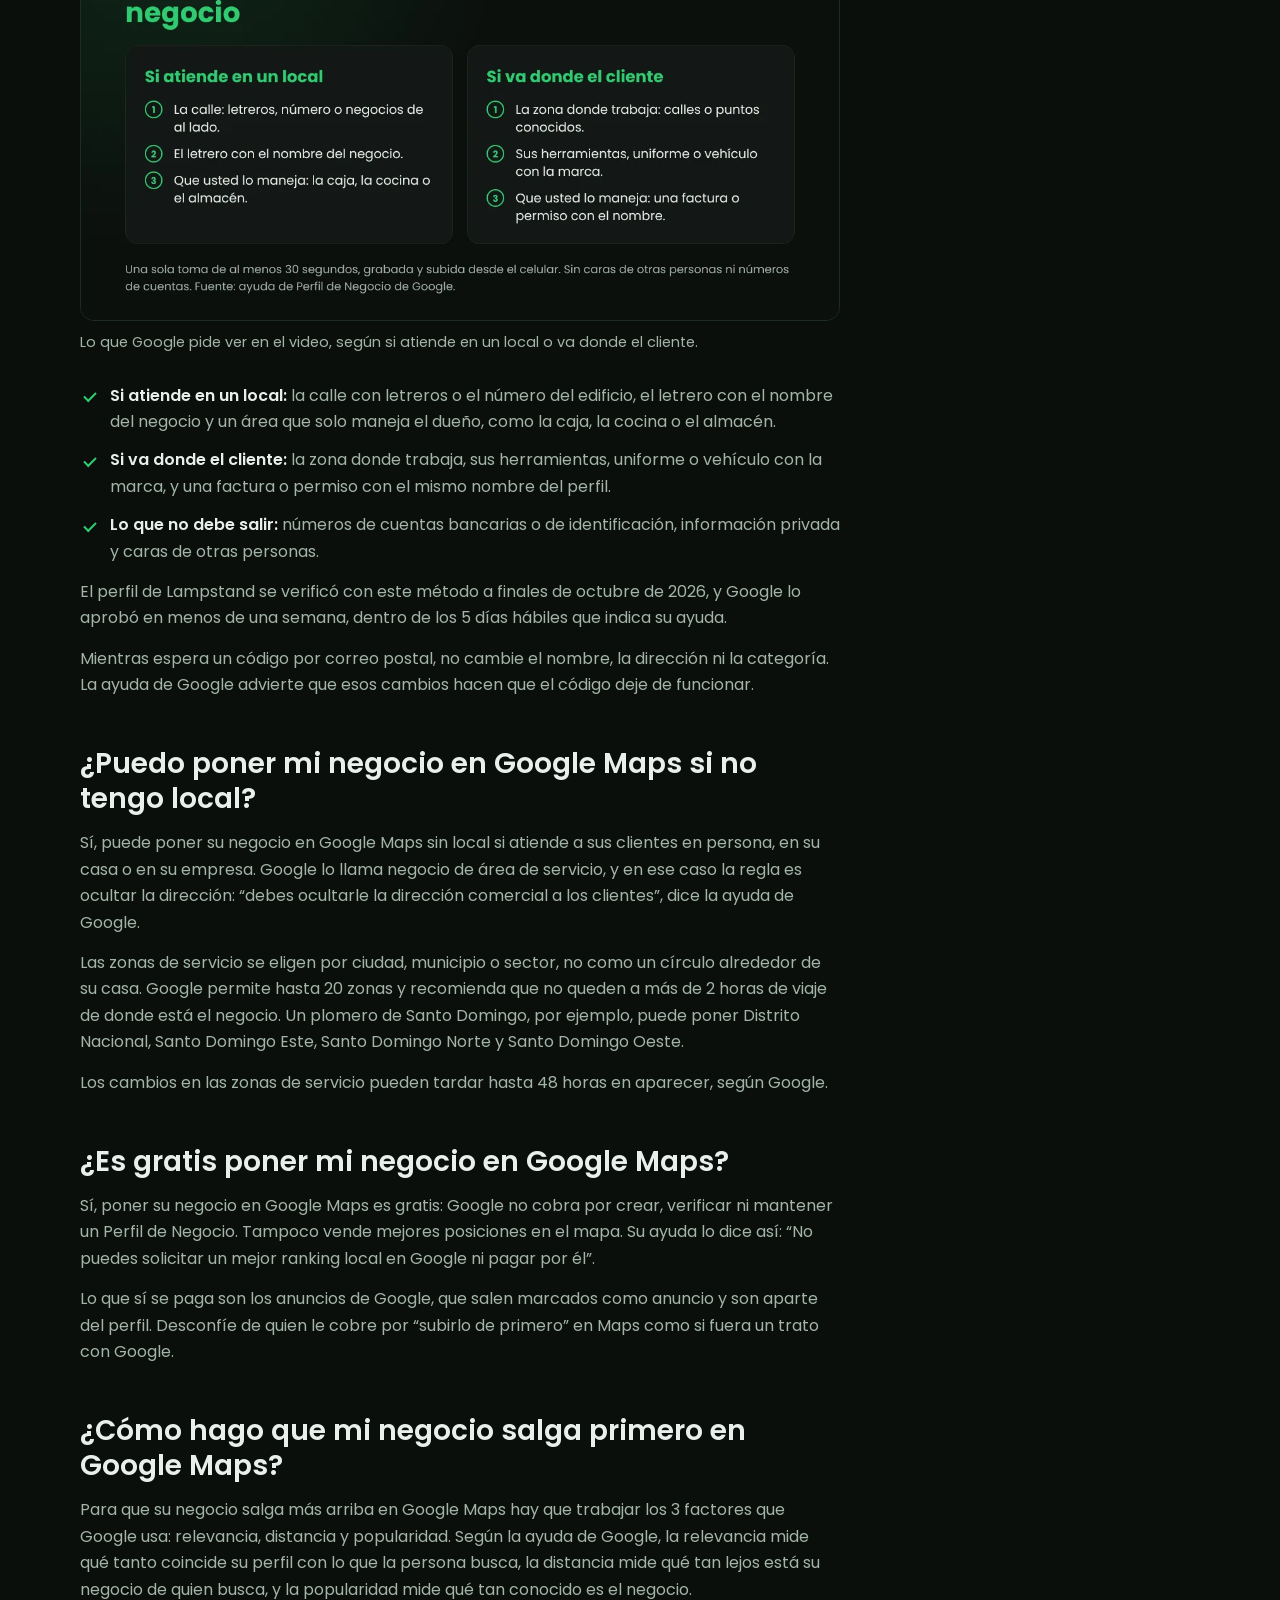
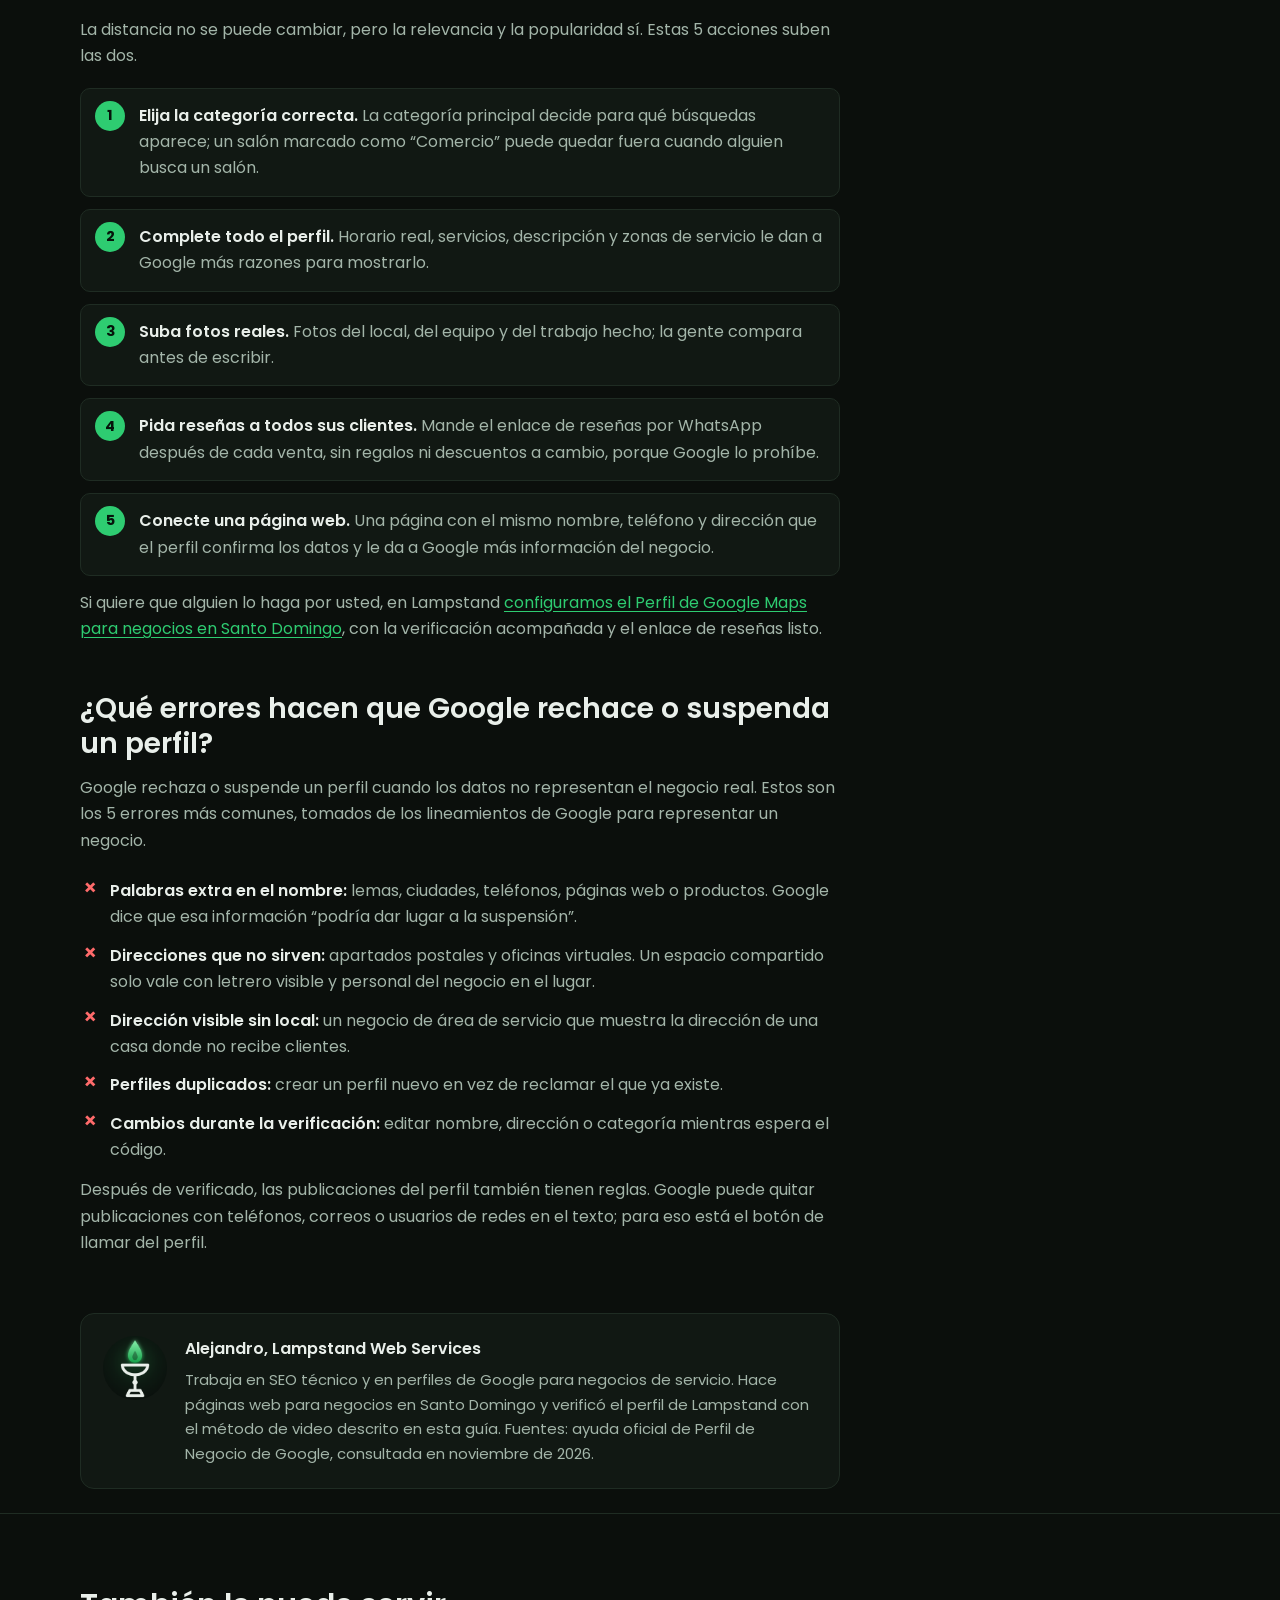
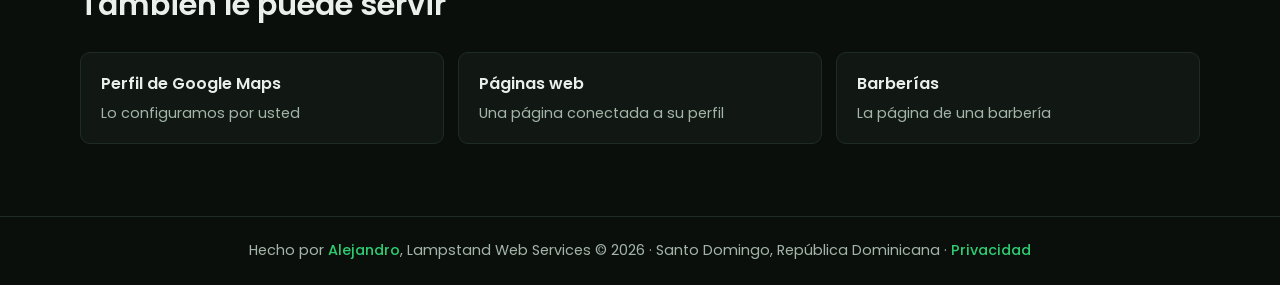
<file: como-poner-mi-negocio-en-google-maps/index.html>
<!DOCTYPE html>
<html lang="es">
<head>
    <meta charset="UTF-8">
    <meta name="viewport" content="width=device-width, initial-scale=1.0">

    <!-- Google Analytics 4 -->
    <script async src="https://www.googletagmanager.com/gtag/js?id=G-BB15ZYWV15"></script>
    <script>
        window.dataLayer = window.dataLayer || [];
        function gtag(){dataLayer.push(arguments);}
        gtag('js', new Date());
        gtag('config', 'G-BB15ZYWV15');
    </script>

    <!-- Microsoft Clarity -->
    <script>
        (function(c,l,a,r,i,t,y){
            c[a]=c[a]||function(){(c[a].q=c[a].q||[]).push(arguments)};
            t=l.createElement(r);t.async=1;t.src="https://www.clarity.ms/tag/"+i;
            y=l.getElementsByTagName(r)[0];y.parentNode.insertBefore(t,y);
        })(window, document, "clarity", "script", "z00vw6f5f6");
    </script>

    <title>Cómo poner mi negocio en Google Maps desde el celular (2026)</title>
    <meta name="description" content="Guía paso a paso para poner su negocio en Google Maps gratis desde el celular: requisitos, verificación por video, área de servicio y errores a evitar.">
    <meta name="robots" content="index, follow, max-image-preview:large, max-snippet:-1, max-video-preview:-1">
    <meta name="author" content="Alejandro">
    <link rel="canonical" href="https://jorgecesar7.github.io/como-poner-mi-negocio-en-google-maps/">
    <meta name="theme-color" content="#0b0f0c">

    <meta property="og:type" content="article">
    <meta property="og:site_name" content="Lampstand Web Services">
    <meta property="og:url" content="https://jorgecesar7.github.io/como-poner-mi-negocio-en-google-maps/">
    <meta property="og:title" content="Cómo poner mi negocio en Google Maps desde el celular (2026)">
    <meta property="og:description" content="Guía paso a paso para poner su negocio en Google Maps gratis desde el celular: requisitos, verificación por video, área de servicio y errores a evitar.">
    <meta property="og:image" content="https://jorgecesar7.github.io/img/og-guia-google-maps.jpg">
    <meta property="og:image:width" content="1200">
    <meta property="og:image:height" content="630">
    <meta property="og:image:alt" content="Guía de Lampstand Web Services: cómo poner mi negocio en Google Maps desde el celular">
    <meta property="og:locale" content="es_DO">
    <meta property="article:published_time" content="2026-11-12T09:00:00-04:00">
    <meta name="twitter:card" content="summary_large_image">
    <meta name="twitter:title" content="Cómo poner mi negocio en Google Maps desde el celular (2026)">
    <meta name="twitter:description" content="Guía paso a paso para poner su negocio en Google Maps gratis desde el celular: requisitos, verificación por video, área de servicio y errores a evitar.">
    <meta name="twitter:image" content="https://jorgecesar7.github.io/img/og-guia-google-maps.jpg">

    <link rel="icon" type="image/png" sizes="48x48" href="/img/favicon.png">
    <link rel="apple-touch-icon" sizes="180x180" href="/img/apple-touch-icon.png">
    <link rel="preconnect" href="https://fonts.googleapis.com">
    <link rel="preconnect" href="https://fonts.gstatic.com" crossorigin>
    <link href="https://fonts.googleapis.com/css2?family=Poppins:wght@400;500;600;700&display=swap" rel="stylesheet">
    <link rel="stylesheet" href="/icons.css">
    <link rel="stylesheet" href="/styles.css">
    <link rel="stylesheet" href="/pages.css">

    <script type="application/ld+json">
{
  "@context": "https://schema.org",
  "@graph": [
    {
      "@type": "WebPage",
      "@id": "https://jorgecesar7.github.io/como-poner-mi-negocio-en-google-maps/#webpage",
      "url": "https://jorgecesar7.github.io/como-poner-mi-negocio-en-google-maps/",
      "name": "Cómo poner mi negocio en Google Maps desde el celular (2026)",
      "description": "Guía paso a paso para poner su negocio en Google Maps gratis desde el celular: requisitos, verificación por video, área de servicio y errores a evitar.",
      "inLanguage": "es-DO",
      "isPartOf": {
        "@id": "https://jorgecesar7.github.io/#website"
      },
      "breadcrumb": {
        "@id": "https://jorgecesar7.github.io/como-poner-mi-negocio-en-google-maps/#breadcrumb"
      },
      "primaryImageOfPage": {
        "@type": "ImageObject",
        "url": "https://jorgecesar7.github.io/img/og-guia-google-maps.jpg",
        "width": 1200,
        "height": 630
      },
      "datePublished": "2026-11-12T09:00:00-04:00",
      "dateModified": "2026-11-12T09:00:00-04:00"
    },
    {
      "@type": "BreadcrumbList",
      "@id": "https://jorgecesar7.github.io/como-poner-mi-negocio-en-google-maps/#breadcrumb",
      "itemListElement": [
        {
          "@type": "ListItem",
          "position": 1,
          "name": "Inicio",
          "item": "https://jorgecesar7.github.io/"
        },
        {
          "@type": "ListItem",
          "position": 2,
          "name": "Google Maps",
          "item": "https://jorgecesar7.github.io/google-maps/"
        },
        {
          "@type": "ListItem",
          "position": 3,
          "name": "Guía: poner su negocio en Google Maps",
          "item": "https://jorgecesar7.github.io/como-poner-mi-negocio-en-google-maps/"
        }
      ]
    },
    {
      "@type": "Article",
      "@id": "https://jorgecesar7.github.io/como-poner-mi-negocio-en-google-maps/#article",
      "headline": "Cómo poner mi negocio en Google Maps desde el celular",
      "description": "Guía paso a paso para poner su negocio en Google Maps gratis desde el celular: requisitos, verificación por video, área de servicio y errores a evitar.",
      "image": [
        "https://jorgecesar7.github.io/img/og-guia-google-maps.jpg",
        "https://jorgecesar7.github.io/img/pasos-google-maps.webp",
        "https://jorgecesar7.github.io/img/video-verificacion-google.webp"
      ],
      "datePublished": "2026-11-12T09:00:00-04:00",
      "dateModified": "2026-11-12T09:00:00-04:00",
      "inLanguage": "es-DO",
      "mainEntityOfPage": {
        "@id": "https://jorgecesar7.github.io/como-poner-mi-negocio-en-google-maps/#webpage"
      },
      "author": {
        "@type": "Person",
        "@id": "https://jorgecesar7.github.io/#alejandro",
        "name": "Alejandro",
        "url": "https://jorgecesar7.github.io/"
      },
      "publisher": {
        "@type": "Organization",
        "@id": "https://jorgecesar7.github.io/#organization",
        "name": "Lampstand Web Services",
        "url": "https://jorgecesar7.github.io/",
        "logo": {
          "@type": "ImageObject",
          "url": "https://jorgecesar7.github.io/img/apple-touch-icon.png",
          "width": 180,
          "height": 180
        }
      },
      "about": {
        "@type": "Thing",
        "name": "Perfil de Negocio de Google",
        "sameAs": "https://www.wikidata.org/wiki/Q16956946"
      },
      "citation": [
        "https://support.google.com/business/answer/2911778?hl=es-419",
        "https://support.google.com/business/answer/7107242?hl=es-419",
        "https://support.google.com/business/answer/14271705?hl=es-419",
        "https://support.google.com/business/answer/3038177?hl=es-419",
        "https://support.google.com/business/answer/9157481?hl=es-419",
        "https://support.google.com/business/answer/7091?hl=es-419",
        "https://support.google.com/business/answer/13763036?hl=es-419"
      ]
    }
  ]
}
    </script>
</head>
<body>

    <a class="skip-link" href="#main">Saltar al contenido</a>

    <header class="nav">
        <div class="nav-inner">
            <a class="logo" href="/" aria-label="Lampstand, inicio"><svg viewBox="240 140 240 450" aria-hidden="true" focusable="false"><path fill="#2ecc71" d="M360 150 C 392 200 414 232 414 266 C 414 298 390 320 360 320 C 330 320 306 298 306 266 C 306 232 328 200 360 150 Z"/><path fill="none" stroke="currentColor" stroke-width="26" stroke-linecap="round" stroke-linejoin="round" d="M262 338 H 458 C 452 386 412 412 360 412 C 308 412 268 386 262 338 Z"/><path stroke="currentColor" stroke-width="26" stroke-linecap="round" d="M360 414 V 530"/><path fill="none" stroke="currentColor" stroke-width="26" stroke-linecap="round" stroke-linejoin="round" d="M300 572 L 320 532 H 400 L 420 572 Z"/></svg><span>Lampstand</span></a>

            <nav class="links" aria-label="Principal">
                <a href="/paginas-web/">Páginas web</a>
                <a href="/google-maps/">Google Maps</a>
                <a href="/pagina-web-para-barberias/">Barberías</a>
                <a href="/#contact">Contacto</a>
            </nav>

            <div class="nav-actions">
                <button type="button" class="menu-toggle" aria-expanded="false" aria-controls="mobile-menu" aria-label="Abrir menú">
                    <i class="ph ph-list" aria-hidden="true"></i>
                </button>
            </div>
        </div>

        <nav class="mobile-menu" id="mobile-menu" aria-label="Menú móvil" hidden>
            <a href="/">Inicio</a>
            <a href="/paginas-web/">Páginas web</a>
            <a href="/google-maps/">Google Maps</a>
            <a href="/pagina-web-para-barberias/">Barberías</a>
            <a href="/#contact">Contacto</a>
        </nav>
    </header>

        <main id="main">
        <div class="container">
            <nav class="crumbs" aria-label="Ruta">
                <ol>
                    <li><a href="/">Inicio</a></li>
                    <li><a href="/google-maps/">Google Maps</a></li>
                    <li><span aria-current="page">Guía: poner su negocio en Google Maps</span></li>
                </ol>
            </nav>
        </div>

        <article class="guide">
            <header class="page-hero">
                <div class="container">
                    <p class="eyebrow">Guía paso a paso · 2026</p>
                    <h1>Cómo poner mi negocio en Google Maps desde el celular</h1>
                    <p class="lead">Poner su negocio en Google Maps es gratis y se hace completo desde el celular. Esta guía le muestra cada paso, cómo pasar la verificación de Google y los errores que hacen que un perfil se rechace.</p>
                    <p class="byline">Por <a href="/#about">Alejandro</a>, Lampstand Web Services · Actualizada el <time datetime="2026-11-12">12 de noviembre de 2026</time></p>
                </div>
            </header>

            <div class="container guide-layout">
                <div class="guide-main">
                    <section class="answer" aria-labelledby="respuesta">
                        <h2 id="respuesta">Respuesta corta</h2>
                        <p>Para poner su negocio en Google Maps, cree un Perfil de Negocio gratis en business.google.com/add desde el navegador de su celular. Escriba el nombre real del negocio, elija la categoría, marque su dirección o sus zonas de servicio, agregue su teléfono y verifique el perfil con el método que Google le asigne. Según la ayuda oficial de Google, la revisión de la verificación puede tardar hasta 5 días hábiles.</p>
                    </section>

                    <nav class="toc" aria-label="Contenido de la guía">
                        <p class="toc-title">En esta guía</p>
                        <ol>
                            <li><a href="#requisitos">Qué necesita antes de empezar</a></li>
                            <li><a href="#pasos">Los pasos desde el celular</a></li>
                            <li><a href="#reclamar">Si su negocio ya aparece en Maps</a></li>
                            <li><a href="#verificar">Cómo verificar su negocio en Google</a></li>
                            <li><a href="#sin-local">Si no tiene local</a></li>
                            <li><a href="#gratis">Si es gratis</a></li>
                            <li><a href="#primero">Cómo salir más arriba en el mapa</a></li>
                            <li><a href="#errores">Errores que hacen que Google rechace un perfil</a></li>
                        </ol>
                    </nav>

                    <section class="guide-sec" id="requisitos">
                        <h2>¿Qué necesito antes de poner mi negocio en Google Maps?</h2>
                        <p>Antes de poner su negocio en Google Maps necesita 4 cosas: una cuenta de Google, el nombre real del negocio, una dirección donde atiende o las zonas donde trabaja, y un teléfono donde le contesten. La cuenta de Google es la misma de Gmail o YouTube, y conviene que sea del dueño, no de un empleado ni de quien le hizo el perfil.</p>
                        <p>El requisito que más se olvida es el contacto en persona. La ayuda de Google dice que, para tener un Perfil de Negocio, “las empresas deben comunicarse personalmente con los clientes durante el horario establecido”. Un salón que recibe clientas cumple. Un técnico que va a las casas también cumple.</p>
                        <p>No cumplen los negocios que solo venden en línea, las direcciones de apartado postal y las oficinas virtuales, según los lineamientos de elegibilidad de Google. Las agencias que solo consiguen clientes para otros tampoco califican.</p>
                    </section>

                    <section class="guide-sec" id="pasos">
                        <h2>¿Cómo poner mi negocio en Google Maps desde el celular?</h2>
                        <p>Poner su negocio en Google Maps desde el celular toma 8 pasos, y todos se hacen en el navegador del teléfono. La app de Google Maps sirve para buscar y reclamar un negocio que ya existe, pero el alta de un negocio nuevo empieza en la página de Perfil de Negocio.</p>
                        <figure class="shot">
                            <img src="/img/pasos-google-maps.webp" width="1200" height="940" alt="Los 5 pasos básicos para poner un negocio en Google Maps: abrir business.google.com/add, escribir el nombre real, elegir la categoría, indicar dónde atiende y verificar el perfil" loading="lazy" decoding="async">
                            <figcaption>Los 5 pasos básicos para poner su negocio en Google Maps, resumidos.</figcaption>
                        </figure>
                        <ol class="howto">
                            <li><strong>Abra el enlace.</strong> Entre a business.google.com/add en Chrome o Safari y toque “Agrega tu empresa a Google”.</li>
                            <li><strong>Inicie sesión.</strong> Use la cuenta de Google del dueño del negocio.</li>
                            <li><strong>Escriba el nombre.</strong> Ponga el nombre que aparece en su letrero, sin ciudad, teléfono ni palabras como “el mejor”.</li>
                            <li><strong>Elija la categoría.</strong> Busque la que describe su negocio principal, por ejemplo “Salón de belleza” o “Contador”. Puede agregar otras después.</li>
                            <li><strong>Indique si atiende en un local.</strong> Si los clientes van a su negocio, escriba la dirección y mueva el pin hasta la puerta. Si usted va donde el cliente, elija sus zonas de servicio.</li>
                            <li><strong>Agregue el contacto.</strong> Ponga el teléfono y, si tiene, su página web.</li>
                            <li><strong>Verifique el perfil.</strong> Google le muestra el método que le toca; los detalles están en la sección de verificación más abajo.</li>
                            <li><strong>Complete el perfil.</strong> Agregue el horario, los servicios, una descripción y fotos reales del negocio mientras espera.</li>
                        </ol>
                        <p>Si su negocio tiene varias sucursales, cada una necesita su propio perfil. Google pide un solo perfil por negocio en cada ubicación, así que no cree uno nuevo si el suyo ya existe.</p>
                    </section>

                    <section class="guide-sec" id="reclamar">
                        <h2>¿Qué hago si mi negocio ya aparece en Google Maps?</h2>
                        <p>Si su negocio ya aparece en Google Maps, no cree otro perfil: reclame el que existe. Muchas veces un cliente o el propio Google lo agregó antes, y un segundo perfil para el mismo negocio puede terminar en suspensión.</p>
                        <ol class="howto">
                            <li><strong>Busque su negocio.</strong> Abra la app de Google Maps y escriba el nombre.</li>
                            <li><strong>Abra la información.</strong> Toque el negocio y luego la pestaña “Acerca de”.</li>
                            <li><strong>Reclame el perfil.</strong> Toque “Reclamar esta empresa” y después “Administrar ahora”.</li>
                            <li><strong>Verifique.</strong> Siga el método de verificación que Google le muestre.</li>
                        </ol>
                        <p>Según la ayuda de Google, solo los propietarios o sus representantes autorizados pueden verificar y administrar un perfil. Si un tercero creó el suyo, pídale acceso antes de crear otro.</p>
                    </section>

                    <section class="guide-sec" id="verificar">
                        <h2>¿Cómo verifico mi negocio en Google?</h2>
                        <p>Verificar su negocio en Google es el paso que hace que el perfil se publique en Maps, y Google escoge el método por usted. La ayuda oficial dice que “Google determina automáticamente los métodos de verificación, y estos no se pueden cambiar”. Hay 5 métodos en uso.</p>
                        <div class="table-wrap">
                            <table>
                                <caption>Métodos de verificación de Google y qué esperar de cada uno</caption>
                                <thead>
                                    <tr><th scope="col">Método</th><th scope="col">Qué tiene que hacer</th><th scope="col">Tiempo</th></tr>
                                </thead>
                                <tbody>
                                    <tr><th scope="row">Video grabado</th><td>Grabar desde el celular un video de al menos 30 segundos, en una sola toma, y subirlo desde el perfil.</td><td>Revisión de hasta 5 días hábiles</td></tr>
                                    <tr><th scope="row">Videollamada en vivo</th><td>Mostrar el negocio en una llamada con Google, dentro del horario del negocio.</td><td>Durante la llamada</td></tr>
                                    <tr><th scope="row">Teléfono o SMS</th><td>Escribir el código que llega por llamada o mensaje.</td><td>Al recibir el código</td></tr>
                                    <tr><th scope="row">Correo electrónico</th><td>Abrir el enlace o código que llega al correo.</td><td>Al recibir el correo</td></tr>
                                    <tr><th scope="row">Postal</th><td>Esperar una tarjeta con un código en la dirección del negocio.</td><td>La mayoría llega en 14 días y vence a los 30</td></tr>
                                </tbody>
                            </table>
                        </div>
                        <h3>Qué debe mostrar el video de verificación</h3>
                        <p>El video de verificación tiene que probar 3 cosas: dónde está el negocio, que el negocio existe y que usted lo maneja. Google pide una grabación única, sin cortes ni ediciones, hecha y subida desde el celular. No sirve grabarla aparte y subirla después.</p>
                        <figure class="shot">
                            <img src="/img/video-verificacion-google.webp" width="1200" height="680" alt="Qué debe mostrar el video de verificación de Google: para un local, la calle, el letrero y la caja o el almacén; para un negocio de área de servicio, la zona, las herramientas o el vehículo y una factura con el nombre" loading="lazy" decoding="async">
                            <figcaption>Lo que Google pide ver en el video, según si atiende en un local o va donde el cliente.</figcaption>
                        </figure>
                        <ul class="checks">
                            <li><strong>Si atiende en un local:</strong> la calle con letreros o el número del edificio, el letrero con el nombre del negocio y un área que solo maneja el dueño, como la caja, la cocina o el almacén.</li>
                            <li><strong>Si va donde el cliente:</strong> la zona donde trabaja, sus herramientas, uniforme o vehículo con la marca, y una factura o permiso con el mismo nombre del perfil.</li>
                            <li><strong>Lo que no debe salir:</strong> números de cuentas bancarias o de identificación, información privada y caras de otras personas.</li>
                        </ul>
                        <p>El perfil de Lampstand se verificó con este método a finales de octubre de 2026, y Google lo aprobó en menos de una semana, dentro de los 5 días hábiles que indica su ayuda.</p>
                        <p>Mientras espera un código por correo postal, no cambie el nombre, la dirección ni la categoría. La ayuda de Google advierte que esos cambios hacen que el código deje de funcionar.</p>
                    </section>

                    <section class="guide-sec" id="sin-local">
                        <h2>¿Puedo poner mi negocio en Google Maps si no tengo local?</h2>
                        <p>Sí, puede poner su negocio en Google Maps sin local si atiende a sus clientes en persona, en su casa o en su empresa. Google lo llama negocio de área de servicio, y en ese caso la regla es ocultar la dirección: “debes ocultarle la dirección comercial a los clientes”, dice la ayuda de Google.</p>
                        <p>Las zonas de servicio se eligen por ciudad, municipio o sector, no como un círculo alrededor de su casa. Google permite hasta 20 zonas y recomienda que no queden a más de 2 horas de viaje de donde está el negocio. Un plomero de Santo Domingo, por ejemplo, puede poner Distrito Nacional, Santo Domingo Este, Santo Domingo Norte y Santo Domingo Oeste.</p>
                        <p>Los cambios en las zonas de servicio pueden tardar hasta 48 horas en aparecer, según Google.</p>
                    </section>

                    <section class="guide-sec" id="gratis">
                        <h2>¿Es gratis poner mi negocio en Google Maps?</h2>
                        <p>Sí, poner su negocio en Google Maps es gratis: Google no cobra por crear, verificar ni mantener un Perfil de Negocio. Tampoco vende mejores posiciones en el mapa. Su ayuda lo dice así: “No puedes solicitar un mejor ranking local en Google ni pagar por él”.</p>
                        <p>Lo que sí se paga son los anuncios de Google, que salen marcados como anuncio y son aparte del perfil. Desconfíe de quien le cobre por “subirlo de primero” en Maps como si fuera un trato con Google.</p>
                    </section>

                    <section class="guide-sec" id="primero">
                        <h2>¿Cómo hago que mi negocio salga primero en Google Maps?</h2>
                        <p>Para que su negocio salga más arriba en Google Maps hay que trabajar los 3 factores que Google usa: relevancia, distancia y popularidad. Según la ayuda de Google, la relevancia mide qué tanto coincide su perfil con lo que la persona busca, la distancia mide qué tan lejos está su negocio de quien busca, y la popularidad mide qué tan conocido es el negocio.</p>
                        <p>La distancia no se puede cambiar, pero la relevancia y la popularidad sí. Estas 5 acciones suben las dos.</p>
                        <ol class="howto">
                            <li><strong>Elija la categoría correcta.</strong> La categoría principal decide para qué búsquedas aparece; un salón marcado como “Comercio” puede quedar fuera cuando alguien busca un salón.</li>
                            <li><strong>Complete todo el perfil.</strong> Horario real, servicios, descripción y zonas de servicio le dan a Google más razones para mostrarlo.</li>
                            <li><strong>Suba fotos reales.</strong> Fotos del local, del equipo y del trabajo hecho; la gente compara antes de escribir.</li>
                            <li><strong>Pida reseñas a todos sus clientes.</strong> Mande el enlace de reseñas por WhatsApp después de cada venta, sin regalos ni descuentos a cambio, porque Google lo prohíbe.</li>
                            <li><strong>Conecte una página web.</strong> Una página con el mismo nombre, teléfono y dirección que el perfil confirma los datos y le da a Google más información del negocio.</li>
                        </ol>
                        <p>Si quiere que alguien lo haga por usted, en Lampstand <a href="/google-maps/">configuramos el Perfil de Google Maps para negocios en Santo Domingo</a>, con la verificación acompañada y el enlace de reseñas listo.</p>
                    </section>

                    <section class="guide-sec" id="errores">
                        <h2>¿Qué errores hacen que Google rechace o suspenda un perfil?</h2>
                        <p>Google rechaza o suspende un perfil cuando los datos no representan el negocio real. Estos son los 5 errores más comunes, tomados de los lineamientos de Google para representar un negocio.</p>
                        <ul class="checks crosses">
                            <li><strong>Palabras extra en el nombre:</strong> lemas, ciudades, teléfonos, páginas web o productos. Google dice que esa información “podría dar lugar a la suspensión”.</li>
                            <li><strong>Direcciones que no sirven:</strong> apartados postales y oficinas virtuales. Un espacio compartido solo vale con letrero visible y personal del negocio en el lugar.</li>
                            <li><strong>Dirección visible sin local:</strong> un negocio de área de servicio que muestra la dirección de una casa donde no recibe clientes.</li>
                            <li><strong>Perfiles duplicados:</strong> crear un perfil nuevo en vez de reclamar el que ya existe.</li>
                            <li><strong>Cambios durante la verificación:</strong> editar nombre, dirección o categoría mientras espera el código.</li>
                        </ul>
                        <p>Después de verificado, las publicaciones del perfil también tienen reglas. Google puede quitar publicaciones con teléfonos, correos o usuarios de redes en el texto; para eso está el botón de llamar del perfil.</p>
                    </section>

                    <aside class="author-box" aria-label="Sobre el autor">
                        <img src="/img/apple-touch-icon.png" width="64" height="64" alt="Logo de Lampstand Web Services">
                        <div>
                            <p class="author-name">Alejandro, Lampstand Web Services</p>
                            <p>Trabaja en SEO técnico y en perfiles de Google para negocios de servicio. Hace páginas web para negocios en Santo Domingo y verificó el perfil de Lampstand con el método de video descrito en esta guía. Fuentes: ayuda oficial de Perfil de Negocio de Google, consultada en noviembre de 2026.</p>
                        </div>
                    </aside>
                </div>

                <aside class="guide-side" aria-label="Ayuda con su perfil">
                    <div class="side-cta">
                        <p class="side-title">¿Prefiere que lo hagamos por usted?</p>
                        <p>Le reviso gratis cómo sale su negocio en Google y le digo qué le falta. Usted solo paga si decide que lo hagamos y le gusta el resultado.</p>
                        <a class="btn btn-primary" href="https://wa.me/18295517567?text=Hola%2C%20le%C3%AD%20la%20gu%C3%ADa%20de%20Google%20Maps%20y%20quiero%20la%20revisi%C3%B3n%20gratis%20de%20mi%20negocio" target="_blank" rel="noopener"><i class="ph ph-whatsapp-logo" aria-hidden="true"></i><span>Revisión gratis</span></a>
                    </div>
                </aside>
            </div>
        </article>

        <section class="block">
            <div class="container">
                <h2>También le puede servir</h2>
                <div class="related">
                    <a href="/google-maps/">Perfil de Google Maps<span>Lo configuramos por usted</span></a>
                    <a href="/paginas-web/">Páginas web<span>Una página conectada a su perfil</span></a>
                    <a href="/pagina-web-para-barberias/">Barberías<span>La página de una barbería</span></a>
                </div>
            </div>
        </section>
    </main>

    <footer class="footer">
        <p>Hecho por <a href="/">Alejandro</a>, Lampstand Web Services &copy; 2026 · Santo Domingo, República Dominicana · <a href="/privacidad/">Privacidad</a></p>
    </footer>

    <script>
        (function () {
            var btn = document.querySelector('.menu-toggle');
            var menu = document.getElementById('mobile-menu');
            if (!btn || !menu) return;
            btn.addEventListener('click', function () {
                var open = btn.getAttribute('aria-expanded') === 'true';
                btn.setAttribute('aria-expanded', String(!open));
                btn.setAttribute('aria-label', open ? 'Abrir menú' : 'Cerrar menú');
                btn.querySelector('i').className = open ? 'ph ph-list' : 'ph ph-x';
                menu.hidden = open;
            });
        })();
    </script>
    <script>
    /* Contact clicks: GA4 whatsapp_click (key event), email_click or phone_click, plus a Clarity tag. */
    document.addEventListener("click", function (e) {
        var a = e.target.closest && e.target.closest('a[href^="https://wa.me/"], a[href^="mailto:"], a[href^="tel:"]');
        if (!a) return;
        var href = a.getAttribute("href");
        var method = href.indexOf("wa.me") > -1 ? "whatsapp" : (href.indexOf("mailto:") === 0 ? "email" : "phone");
        var section = a.closest("section, header, footer");
        var where = section ? (section.id || section.className.split(" ")[0]) : "page";
        if (typeof window.gtag === "function") window.gtag("event", method + "_click", { link_location: where });
        if (typeof window.clarity === "function") window.clarity("event", "contact_" + method);
    });
    </script>
</body>
</html>
</file>
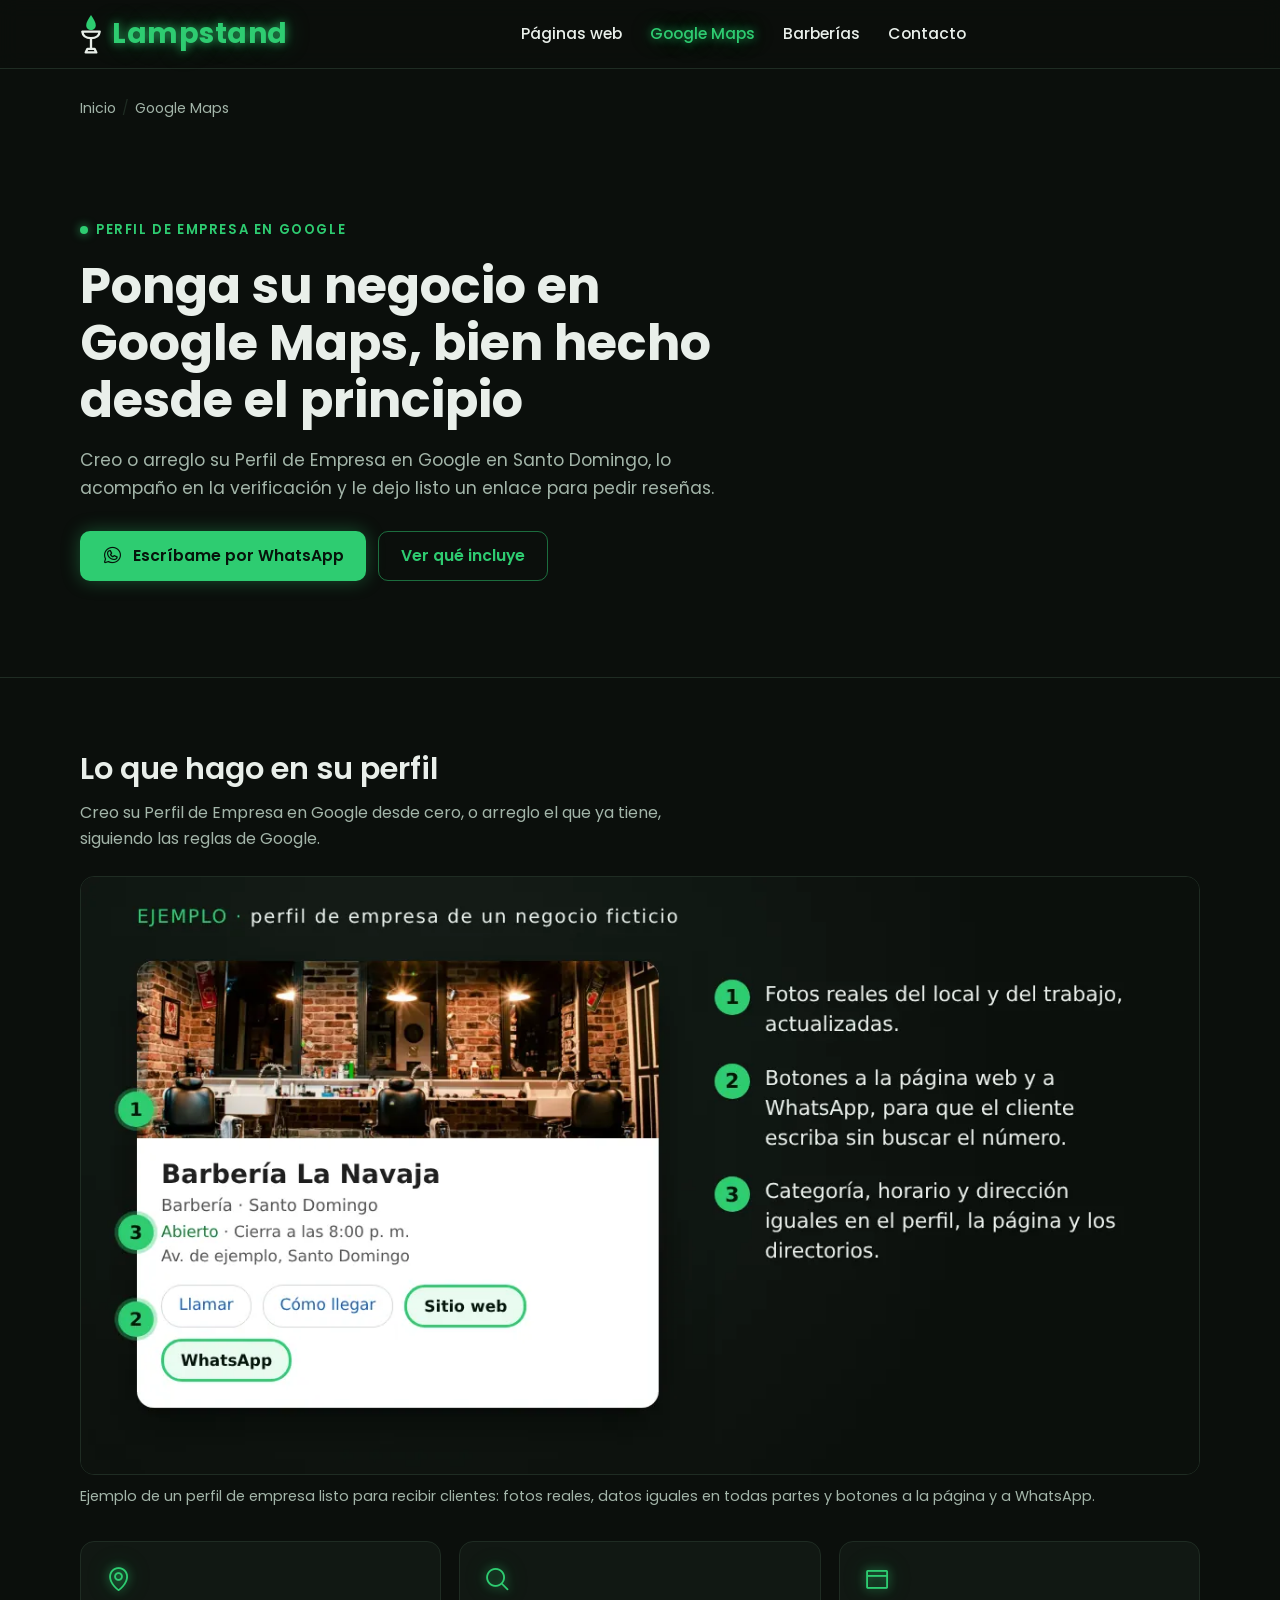
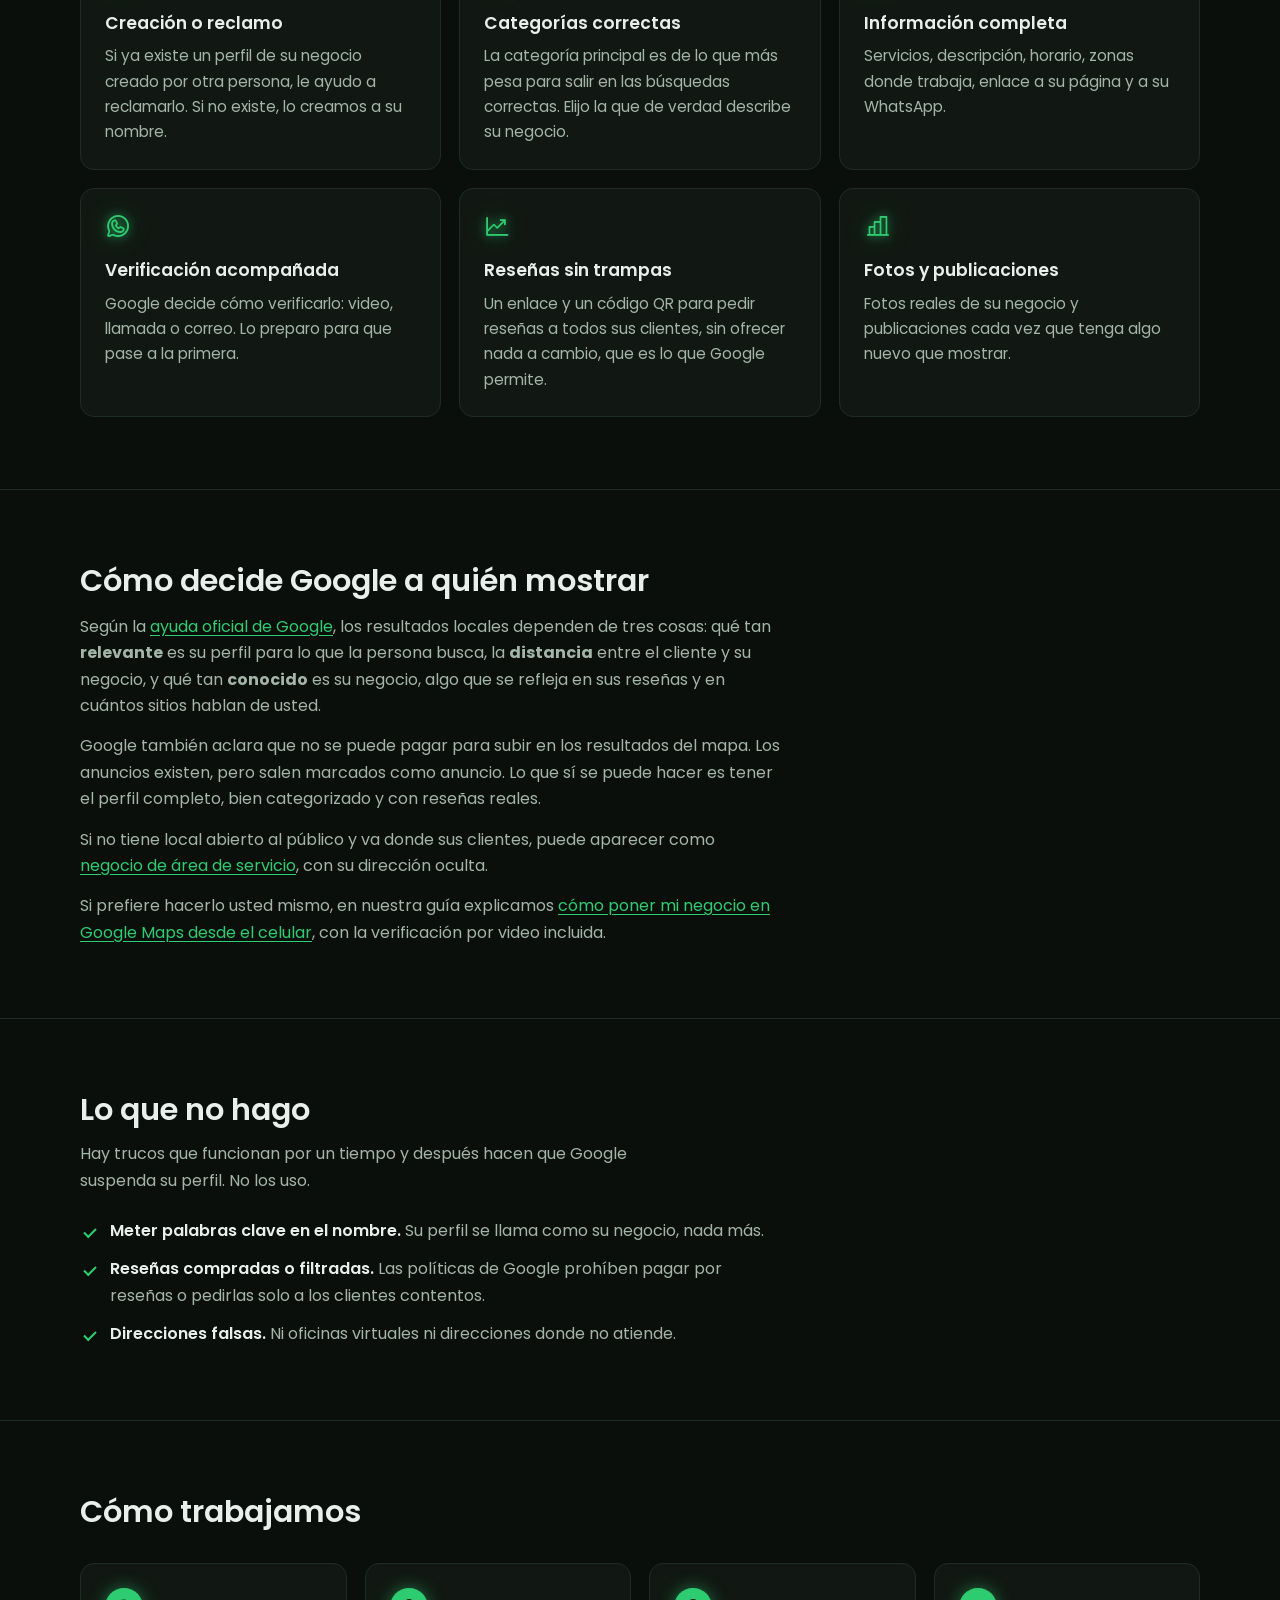
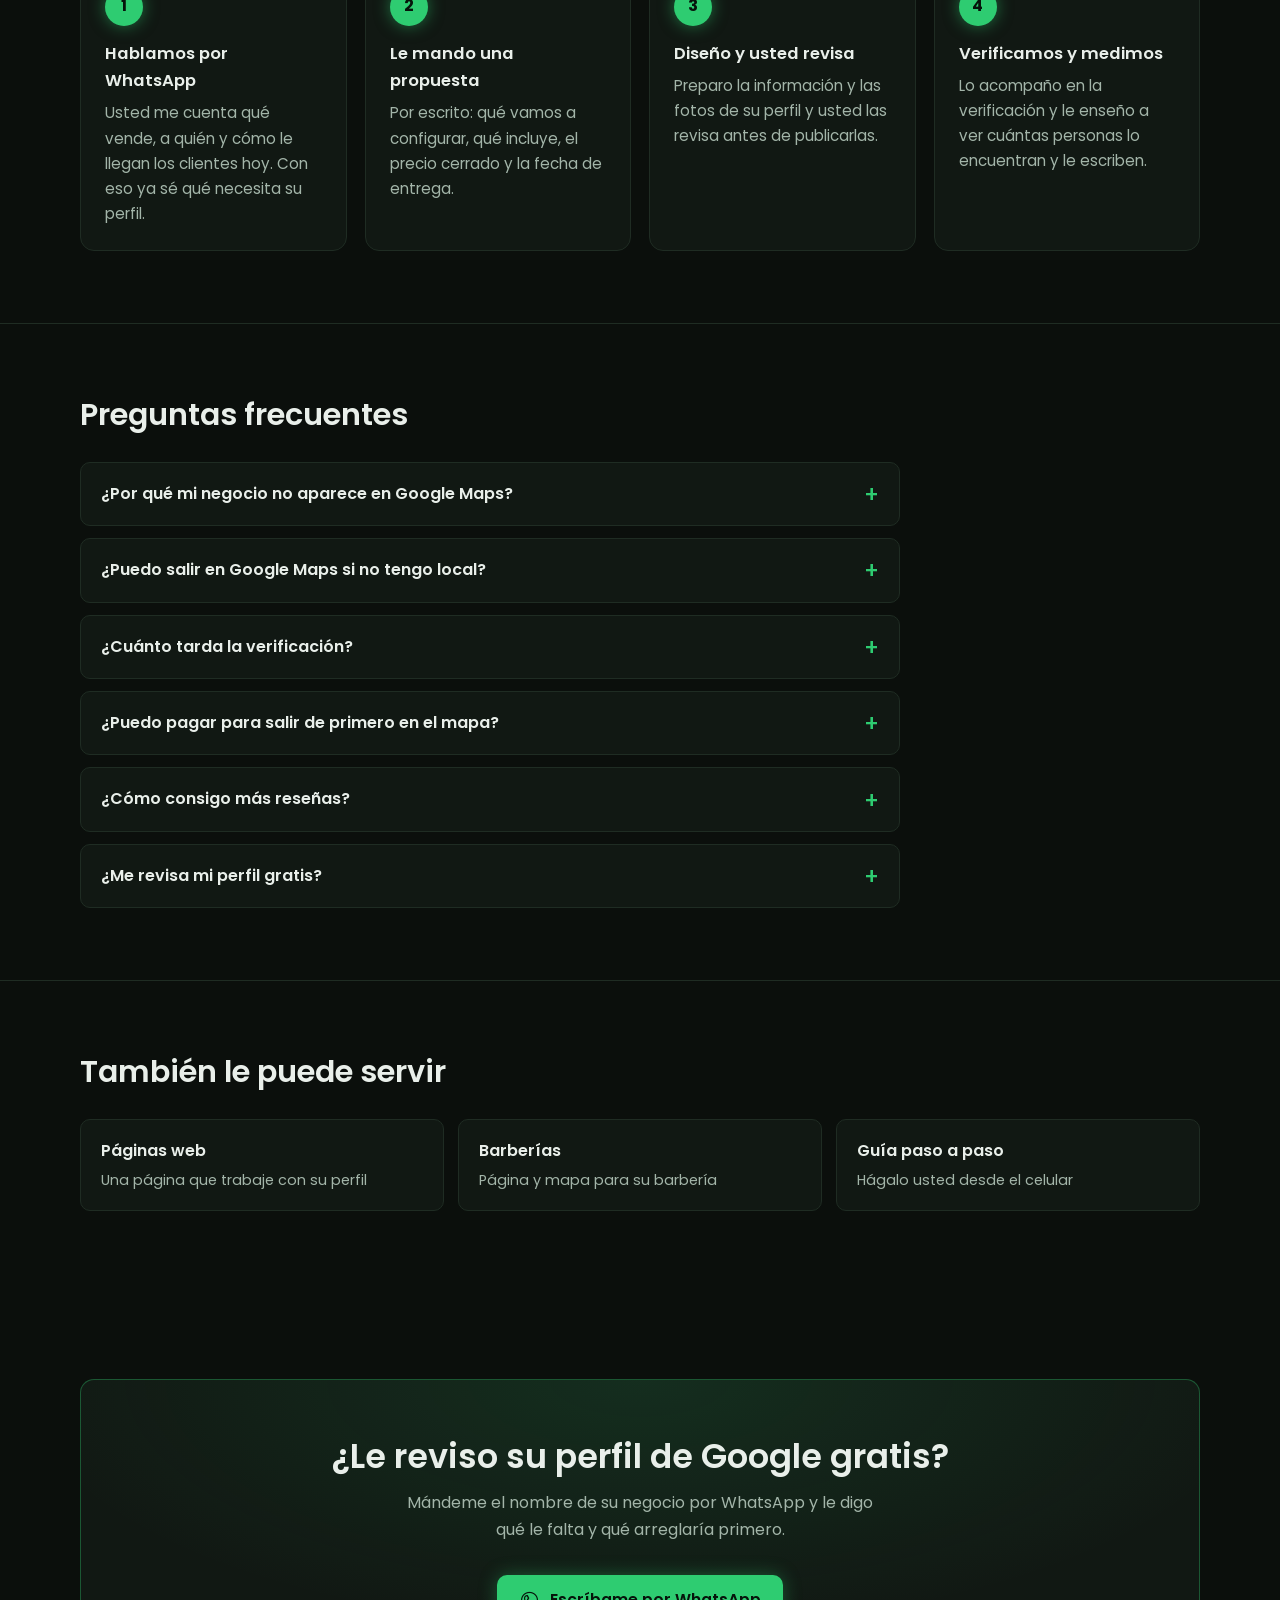
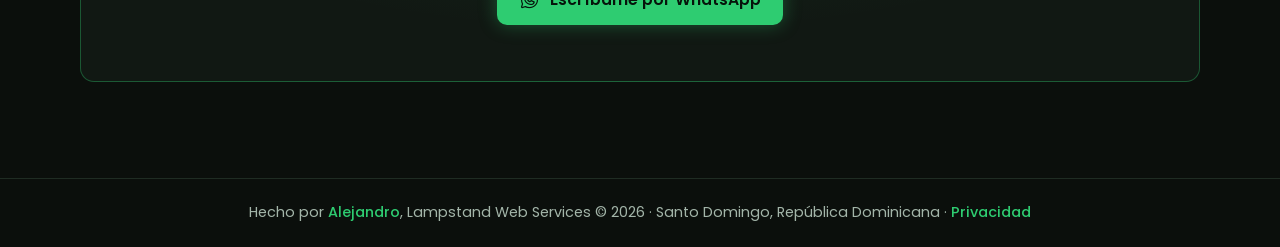
<file: google-maps/index.html>
<!DOCTYPE html>
<html lang="es">
<head>
    <meta charset="UTF-8">
    <meta name="viewport" content="width=device-width, initial-scale=1.0">

    <!-- Google Analytics 4 -->
    <script async src="https://www.googletagmanager.com/gtag/js?id=G-BB15ZYWV15"></script>
    <script>
        window.dataLayer = window.dataLayer || [];
        function gtag(){dataLayer.push(arguments);}
        gtag('js', new Date());
        gtag('config', 'G-BB15ZYWV15');
    </script>

    <!-- Microsoft Clarity -->
    <script>
        (function(c,l,a,r,i,t,y){
            c[a]=c[a]||function(){(c[a].q=c[a].q||[]).push(arguments)};
            t=l.createElement(r);t.async=1;t.src="https://www.clarity.ms/tag/"+i;
            y=l.getElementsByTagName(r)[0];y.parentNode.insertBefore(t,y);
        })(window, document, "clarity", "script", "z00vw6f5f6");
    </script>

    <title>Perfil de Google Maps en Santo Domingo | Lampstand Web Services</title>
    <meta name="description" content="Creo o arreglo su Perfil de Empresa en Google para que su negocio salga en Maps: categorías, servicios, fotos, verificación y reseñas.">
    <meta name="robots" content="index, follow, max-image-preview:large, max-snippet:-1, max-video-preview:-1">
    <meta name="author" content="Alejandro">
    <link rel="canonical" href="https://jorgecesar7.github.io/google-maps/">
    <meta name="theme-color" content="#0b0f0c">

    <meta property="og:type" content="website">
    <meta property="og:site_name" content="Lampstand Web Services">
    <meta property="og:url" content="https://jorgecesar7.github.io/google-maps/">
    <meta property="og:title" content="Perfil de Google Maps en Santo Domingo | Lampstand Web Services">
    <meta property="og:description" content="Creo o arreglo su Perfil de Empresa en Google para que su negocio salga en Maps: categorías, servicios, fotos, verificación y reseñas.">
    <meta property="og:image" content="https://jorgecesar7.github.io/img/og-lampstand.jpg">
    <meta property="og:image:width" content="1200">
    <meta property="og:image:height" content="630">
    <meta property="og:image:alt" content="Lampstand Web Services, páginas web y SEO en Santo Domingo">
    <meta property="og:locale" content="es_DO">
    <meta name="twitter:card" content="summary_large_image">
    <meta name="twitter:title" content="Perfil de Google Maps en Santo Domingo | Lampstand Web Services">
    <meta name="twitter:description" content="Creo o arreglo su Perfil de Empresa en Google para que su negocio salga en Maps: categorías, servicios, fotos, verificación y reseñas.">
    <meta name="twitter:image" content="https://jorgecesar7.github.io/img/og-lampstand.jpg">

    <link rel="icon" type="image/png" sizes="48x48" href="/img/favicon.png">
    <link rel="apple-touch-icon" sizes="180x180" href="/img/apple-touch-icon.png">
    <link rel="preconnect" href="https://fonts.googleapis.com">
    <link rel="preconnect" href="https://fonts.gstatic.com" crossorigin>
    <link href="https://fonts.googleapis.com/css2?family=Poppins:wght@400;500;600;700&display=swap" rel="stylesheet">
    <link rel="stylesheet" href="/icons.css">
    <link rel="stylesheet" href="/styles.css">
    <link rel="stylesheet" href="/pages.css">

    <script type="application/ld+json">
    {
      "@context": "https://schema.org",
      "@graph": [
        {
          "@type": "WebPage",
          "@id": "https://jorgecesar7.github.io/google-maps/#webpage",
          "url": "https://jorgecesar7.github.io/google-maps/",
          "name": "Perfil de Google Maps en Santo Domingo | Lampstand Web Services",
          "description": "Creo o arreglo su Perfil de Empresa en Google para que su negocio salga en Google Maps: categorías, servicios, fotos, verificación y reseñas, siguiendo las reglas de Google.",
          "inLanguage": "es-DO",
          "isPartOf": {
            "@id": "https://jorgecesar7.github.io/#website"
          },
          "breadcrumb": {
            "@id": "https://jorgecesar7.github.io/google-maps/#breadcrumb"
          },
          "about": {
            "@id": "https://jorgecesar7.github.io/google-maps/#service"
          },
          "dateModified": "2026-11-05T00:00:00-04:00"
        },
        {
          "@type": "BreadcrumbList",
          "@id": "https://jorgecesar7.github.io/google-maps/#breadcrumb",
          "itemListElement": [
            {
              "@type": "ListItem",
              "position": 1,
              "name": "Inicio",
              "item": "https://jorgecesar7.github.io/"
            },
            {
              "@type": "ListItem",
              "position": 2,
              "name": "Google Maps",
              "item": "https://jorgecesar7.github.io/google-maps/"
            }
          ]
        },
        {
          "@type": "Service",
          "@id": "https://jorgecesar7.github.io/google-maps/#service",
          "name": "Perfil de Empresa en Google Maps",
          "serviceType": "SEO local",
          "description": "Creación, reclamo y optimización del Perfil de Empresa en Google: categorías, servicios, fotos, verificación y código QR para reseñas.",
          "url": "https://jorgecesar7.github.io/google-maps/",
          "provider": {
            "@type": "Organization",
            "@id": "https://jorgecesar7.github.io/#organization",
            "name": "Lampstand Web Services",
            "url": "https://jorgecesar7.github.io/"
          },
          "areaServed": [
            {
              "@type": "City",
              "name": "Santo Domingo"
            },
            {
              "@type": "AdministrativeArea",
              "name": "Distrito Nacional"
            },
            {
              "@type": "AdministrativeArea",
              "name": "Santo Domingo Este"
            },
            {
              "@type": "AdministrativeArea",
              "name": "Santo Domingo Oeste"
            },
            {
              "@type": "AdministrativeArea",
              "name": "Santo Domingo Norte"
            }
          ],
          "availableChannel": {
            "@type": "ServiceChannel",
            "serviceUrl": "https://wa.me/18295517567",
            "availableLanguage": [
              "es",
              "en"
            ]
          }
        },
        {
          "@type": "FAQPage",
          "@id": "https://jorgecesar7.github.io/google-maps/#faq",
          "isPartOf": {
            "@id": "https://jorgecesar7.github.io/google-maps/#webpage"
          },
          "mainEntity": [
            {
              "@type": "Question",
              "name": "¿Por qué mi negocio no aparece en Google Maps?",
              "acceptedAnswer": {
                "@type": "Answer",
                "text": "Las razones más comunes son que el perfil no está verificado, que tiene una categoría que no corresponde, que existe un perfil duplicado o que Google lo suspendió por incumplir alguna regla. Le reviso el suyo y le digo cuál es el caso."
              }
            },
            {
              "@type": "Question",
              "name": "¿Puedo salir en Google Maps si no tengo local?",
              "acceptedAnswer": {
                "@type": "Answer",
                "text": "Sí, siempre que atienda a sus clientes en persona, en la casa o el negocio de ellos. En ese caso su perfil se configura como negocio de área de servicio y su dirección no se muestra."
              }
            },
            {
              "@type": "Question",
              "name": "¿Cuánto tarda la verificación?",
              "acceptedAnswer": {
                "@type": "Answer",
                "text": "Depende del método que Google elija para su negocio. Algunas verificaciones se resuelven el mismo día y otras toman más tiempo porque Google las revisa a mano."
              }
            },
            {
              "@type": "Question",
              "name": "¿Puedo pagar para salir de primero en el mapa?",
              "acceptedAnswer": {
                "@type": "Answer",
                "text": "No. Google dice claramente que no se puede pagar por una mejor posición local. Lo que se paga son anuncios, que aparecen marcados como tal."
              }
            },
            {
              "@type": "Question",
              "name": "¿Cómo consigo más reseñas?",
              "acceptedAnswer": {
                "@type": "Answer",
                "text": "Pidiéndoselas a todos sus clientes con un enlace directo o un código QR, justo después de atenderlos. Sin regalos ni descuentos a cambio, porque Google lo prohíbe."
              }
            },
            {
              "@type": "Question",
              "name": "¿Me revisa mi perfil gratis?",
              "acceptedAnswer": {
                "@type": "Answer",
                "text": "Sí. Escríbame por WhatsApp con el nombre de su negocio y le digo qué le falta a su perfil y qué arreglaría primero."
              }
            }
          ]
        }
      ]
    }
    </script>
</head>
<body>

    <a class="skip-link" href="#main">Saltar al contenido</a>

    <header class="nav">
        <div class="nav-inner">
            <a class="logo" href="/" aria-label="Lampstand, inicio"><svg viewBox="240 140 240 450" aria-hidden="true" focusable="false"><path fill="#2ecc71" d="M360 150 C 392 200 414 232 414 266 C 414 298 390 320 360 320 C 330 320 306 298 306 266 C 306 232 328 200 360 150 Z"/><path fill="none" stroke="currentColor" stroke-width="26" stroke-linecap="round" stroke-linejoin="round" d="M262 338 H 458 C 452 386 412 412 360 412 C 308 412 268 386 262 338 Z"/><path stroke="currentColor" stroke-width="26" stroke-linecap="round" d="M360 414 V 530"/><path fill="none" stroke="currentColor" stroke-width="26" stroke-linecap="round" stroke-linejoin="round" d="M300 572 L 320 532 H 400 L 420 572 Z"/></svg><span>Lampstand</span></a>

            <nav class="links" aria-label="Principal">
                <a href="/paginas-web/">Páginas web</a>
                <a href="/google-maps/" aria-current="page">Google Maps</a>
                <a href="/pagina-web-para-barberias/">Barberías</a>
                <a href="/#contact">Contacto</a>
            </nav>

            <div class="nav-actions">
                <button type="button" class="menu-toggle" aria-expanded="false" aria-controls="mobile-menu" aria-label="Abrir menú">
                    <i class="ph ph-list" aria-hidden="true"></i>
                </button>
            </div>
        </div>

        <nav class="mobile-menu" id="mobile-menu" aria-label="Menú móvil" hidden>
            <a href="/">Inicio</a>
            <a href="/paginas-web/">Páginas web</a>
            <a href="/google-maps/">Google Maps</a>
            <a href="/pagina-web-para-barberias/">Barberías</a>
            <a href="/#contact">Contacto</a>
        </nav>
    </header>

    <main id="main">
        <div class="container">
            <nav class="crumbs" aria-label="Ruta">
                <ol>
                    <li><a href="/">Inicio</a></li>
                    <li><span aria-current="page">Google Maps</span></li>
                </ol>
            </nav>
        </div>

        <section class="page-hero">
            <div class="container">
                <div>
                        <p class="eyebrow">Perfil de Empresa en Google</p>
                        <h1>Ponga su negocio en Google Maps, bien hecho desde el principio</h1>
                        <p class="lead">Creo o arreglo su Perfil de Empresa en Google en Santo Domingo, lo acompaño en la verificación y le dejo listo un enlace para pedir reseñas.</p>
                        <div class="hero-cta">
                            <a class="btn btn-primary" href="https://wa.me/18295517567?text=Hola%2C%20quiero%20que%20me%20revises%20mi%20perfil%20de%20Google%20Maps" target="_blank" rel="noopener"><i class="ph ph-whatsapp-logo" aria-hidden="true"></i><span>Escríbame por WhatsApp</span></a>
                            <a class="btn btn-ghost" href="#incluye">Ver qué incluye</a>
                        </div>
                    </div>
            </div>
        </section>

        <section class="block" id="incluye">
            <div class="container">
                <h2>Lo que hago en su perfil</h2>
                <p class="intro">Creo su Perfil de Empresa en Google desde cero, o arreglo el que ya tiene, siguiendo las reglas de Google.</p>
                <figure class="shot">
                    <img src="/img/perfil-google-ejemplo.webp" width="1200" height="640" alt="Perfil de empresa de ejemplo de una barbería ficticia, con fotos, horario y botones a la página web y a WhatsApp" loading="lazy" decoding="async">
                    <figcaption>Ejemplo de un perfil de empresa listo para recibir clientes: fotos reales, datos iguales en todas partes y botones a la página y a WhatsApp.</figcaption>
                </figure>
                <div class="cards">
                    <article class="card">
                        <i class="ph ph-map-pin" aria-hidden="true"></i>
                        <h3>Creación o reclamo</h3>
                        <p>Si ya existe un perfil de su negocio creado por otra persona, le ayudo a reclamarlo. Si no existe, lo creamos a su nombre.</p>
                    </article>
                    <article class="card">
                        <i class="ph ph-magnifying-glass" aria-hidden="true"></i>
                        <h3>Categorías correctas</h3>
                        <p>La categoría principal es de lo que más pesa para salir en las búsquedas correctas. Elijo la que de verdad describe su negocio.</p>
                    </article>
                    <article class="card">
                        <i class="ph ph-browser" aria-hidden="true"></i>
                        <h3>Información completa</h3>
                        <p>Servicios, descripción, horario, zonas donde trabaja, enlace a su página y a su WhatsApp.</p>
                    </article>
                    <article class="card">
                        <i class="ph ph-whatsapp-logo" aria-hidden="true"></i>
                        <h3>Verificación acompañada</h3>
                        <p>Google decide cómo verificarlo: video, llamada o correo. Lo preparo para que pase a la primera.</p>
                    </article>
                    <article class="card">
                        <i class="ph ph-chart-line-up" aria-hidden="true"></i>
                        <h3>Reseñas sin trampas</h3>
                        <p>Un enlace y un código QR para pedir reseñas a todos sus clientes, sin ofrecer nada a cambio, que es lo que Google permite.</p>
                    </article>
                    <article class="card">
                        <i class="ph ph-chart-bar" aria-hidden="true"></i>
                        <h3>Fotos y publicaciones</h3>
                        <p>Fotos reales de su negocio y publicaciones cada vez que tenga algo nuevo que mostrar.</p>
                    </article>
                </div>
            </div>
        </section>

        <section class="block">
            <div class="container">
                <h2>Cómo decide Google a quién mostrar</h2>
                <div class="prose">
                    <p>Según la <a href="https://support.google.com/business/answer/7091?hl=es" target="_blank" rel="noopener">ayuda oficial de Google</a>, los resultados locales dependen de tres cosas: qué tan <strong>relevante</strong> es su perfil para lo que la persona busca, la <strong>distancia</strong> entre el cliente y su negocio, y qué tan <strong>conocido</strong> es su negocio, algo que se refleja en sus reseñas y en cuántos sitios hablan de usted.</p>
                    <p>Google también aclara que no se puede pagar para subir en los resultados del mapa. Los anuncios existen, pero salen marcados como anuncio. Lo que sí se puede hacer es tener el perfil completo, bien categorizado y con reseñas reales.</p>
                    <p>Si no tiene local abierto al público y va donde sus clientes, puede aparecer como <a href="https://support.google.com/business/answer/9157481?hl=es" target="_blank" rel="noopener">negocio de área de servicio</a>, con su dirección oculta.</p>
                    <p>Si prefiere hacerlo usted mismo, en nuestra guía explicamos <a href="/como-poner-mi-negocio-en-google-maps/">cómo poner mi negocio en Google Maps desde el celular</a>, con la verificación por video incluida.</p>
                </div>
            </div>
        </section>

        <section class="block">
            <div class="container">
                <h2>Lo que no hago</h2>
                <p class="intro">Hay trucos que funcionan por un tiempo y después hacen que Google suspenda su perfil. No los uso.</p>
                <ul class="checks">
                    <li><strong>Meter palabras clave en el nombre.</strong> Su perfil se llama como su negocio, nada más.</li>
                    <li><strong>Reseñas compradas o filtradas.</strong> Las <a href="https://support.google.com/contributionpolicy/answer/7400114?hl=es" target="_blank" rel="noopener">políticas de Google</a> prohíben pagar por reseñas o pedirlas solo a los clientes contentos.</li>
                    <li><strong>Direcciones falsas.</strong> Ni oficinas virtuales ni direcciones donde no atiende.</li>
                </ul>
            </div>
        </section>

        <section class="block">
            <div class="container">
                <h2>Cómo trabajamos</h2>
                <ol class="steps">
                    <li>
                        <h3>Hablamos por WhatsApp</h3>
                        <p>Usted me cuenta qué vende, a quién y cómo le llegan los clientes hoy. Con eso ya sé qué necesita su perfil.</p>
                    </li>
                    <li>
                        <h3>Le mando una propuesta</h3>
                        <p>Por escrito: qué vamos a configurar, qué incluye, el precio cerrado y la fecha de entrega.</p>
                    </li>
                    <li>
                        <h3>Diseño y usted revisa</h3>
                        <p>Preparo la información y las fotos de su perfil y usted las revisa antes de publicarlas.</p>
                    </li>
                    <li>
                        <h3>Verificamos y medimos</h3>
                        <p>Lo acompaño en la verificación y le enseño a ver cuántas personas lo encuentran y le escriben.</p>
                    </li>
                </ol>
            </div>
        </section>

        <section class="block" id="preguntas">
            <div class="container">
                <h2>Preguntas frecuentes</h2>
                <div class="faq">
                    <details>
                        <summary>¿Por qué mi negocio no aparece en Google Maps?</summary>
                        <p>Las razones más comunes son que el perfil no está verificado, que tiene una categoría que no corresponde, que existe un perfil duplicado o que Google lo suspendió por incumplir alguna regla. Le reviso el suyo y le digo cuál es el caso.</p>
                    </details>
                    <details>
                        <summary>¿Puedo salir en Google Maps si no tengo local?</summary>
                        <p>Sí, siempre que atienda a sus clientes en persona, en la casa o el negocio de ellos. En ese caso su perfil se configura como negocio de área de servicio y su dirección no se muestra.</p>
                    </details>
                    <details>
                        <summary>¿Cuánto tarda la verificación?</summary>
                        <p>Depende del método que Google elija para su negocio. Algunas verificaciones se resuelven el mismo día y otras toman más tiempo porque Google las revisa a mano.</p>
                    </details>
                    <details>
                        <summary>¿Puedo pagar para salir de primero en el mapa?</summary>
                        <p>No. Google dice claramente que no se puede pagar por una mejor posición local. Lo que se paga son anuncios, que aparecen marcados como tal.</p>
                    </details>
                    <details>
                        <summary>¿Cómo consigo más reseñas?</summary>
                        <p>Pidiéndoselas a todos sus clientes con un enlace directo o un código QR, justo después de atenderlos. Sin regalos ni descuentos a cambio, porque Google lo prohíbe.</p>
                    </details>
                    <details>
                        <summary>¿Me revisa mi perfil gratis?</summary>
                        <p>Sí. Escríbame por WhatsApp con el nombre de su negocio y le digo qué le falta a su perfil y qué arreglaría primero.</p>
                    </details>
                </div>
            </div>
        </section>

        <section class="block">
            <div class="container">
                <h2>También le puede servir</h2>
                <div class="related">
                    <a href="/paginas-web/">Páginas web<span>Una página que trabaje con su perfil</span></a>
                    <a href="/pagina-web-para-barberias/">Barberías<span>Página y mapa para su barbería</span></a>
                    <a href="/como-poner-mi-negocio-en-google-maps/">Guía paso a paso<span>Hágalo usted desde el celular</span></a>
                </div>
            </div>
        </section>

        <section class="cta-band">
            <div class="container">
                <div class="contact-box">
                    <div class="contact-content">
                        <h2>¿Le reviso su perfil de Google gratis?</h2>
                        <p>Mándeme el nombre de su negocio por WhatsApp y le digo qué le falta y qué arreglaría primero.</p>
                        <div class="hero-cta">
                            <a class="btn btn-primary" href="https://wa.me/18295517567?text=Hola%2C%20quiero%20que%20me%20revises%20mi%20perfil%20de%20Google%20Maps" target="_blank" rel="noopener"><i class="ph ph-whatsapp-logo" aria-hidden="true"></i><span>Escríbame por WhatsApp</span></a>
                        </div>
                    </div>
                </div>
            </div>
        </section>
    </main>

    <footer class="footer">
        <p>Hecho por <a href="/">Alejandro</a>, Lampstand Web Services &copy; 2026 · Santo Domingo, República Dominicana · <a href="/privacidad/">Privacidad</a></p>
    </footer>

    <script>
        (function () {
            var btn = document.querySelector('.menu-toggle');
            var menu = document.getElementById('mobile-menu');
            if (!btn || !menu) return;
            btn.addEventListener('click', function () {
                var open = btn.getAttribute('aria-expanded') === 'true';
                btn.setAttribute('aria-expanded', String(!open));
                btn.setAttribute('aria-label', open ? 'Abrir menú' : 'Cerrar menú');
                btn.querySelector('i').className = open ? 'ph ph-list' : 'ph ph-x';
                menu.hidden = open;
            });
        })();
    </script>
    <script>
    /* Contact clicks: GA4 whatsapp_click (key event), email_click or phone_click, plus a Clarity tag. */
    document.addEventListener("click", function (e) {
        var a = e.target.closest && e.target.closest('a[href^="https://wa.me/"], a[href^="mailto:"], a[href^="tel:"]');
        if (!a) return;
        var href = a.getAttribute("href");
        var method = href.indexOf("wa.me") > -1 ? "whatsapp" : (href.indexOf("mailto:") === 0 ? "email" : "phone");
        var section = a.closest("section, header, footer");
        var where = section ? (section.id || section.className.split(" ")[0]) : "page";
        if (typeof window.gtag === "function") window.gtag("event", method + "_click", { link_location: where });
        if (typeof window.clarity === "function") window.clarity("event", "contact_" + method);
    });
    </script>
</body>
</html>
</file>
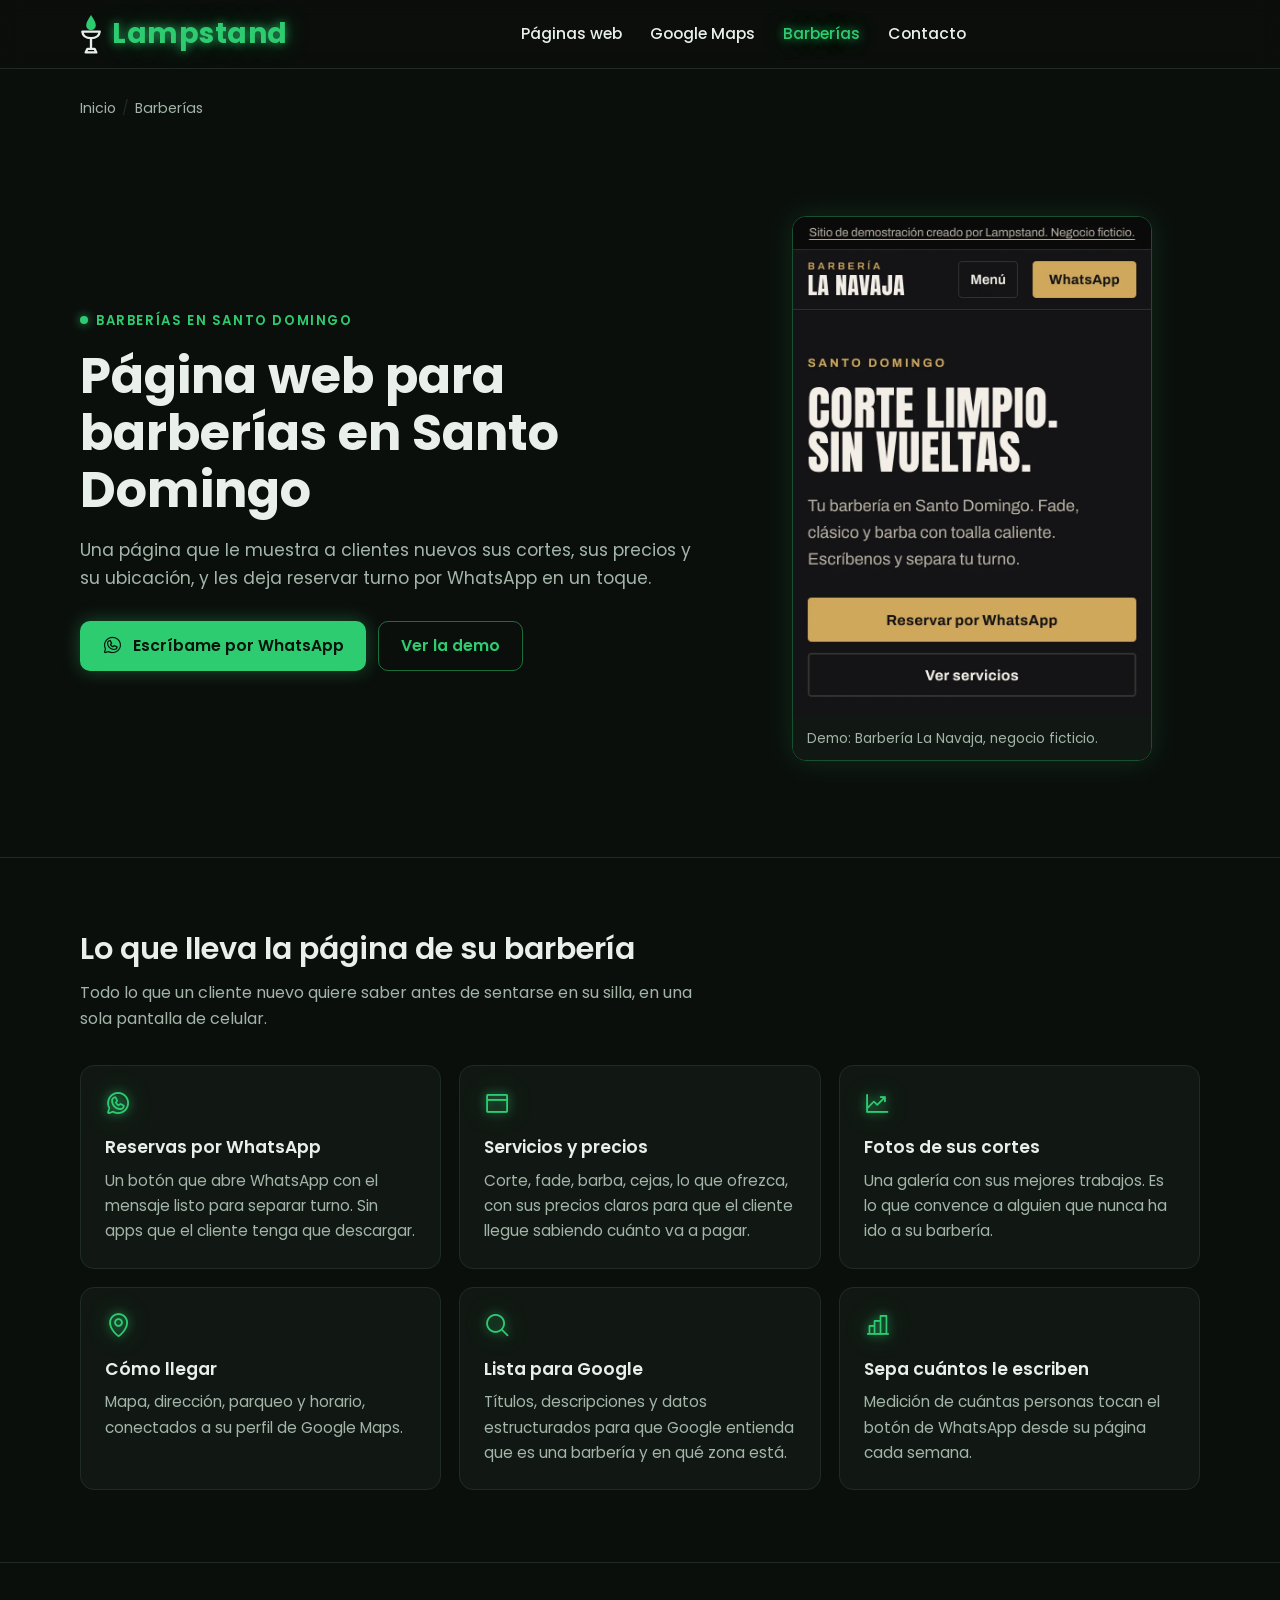
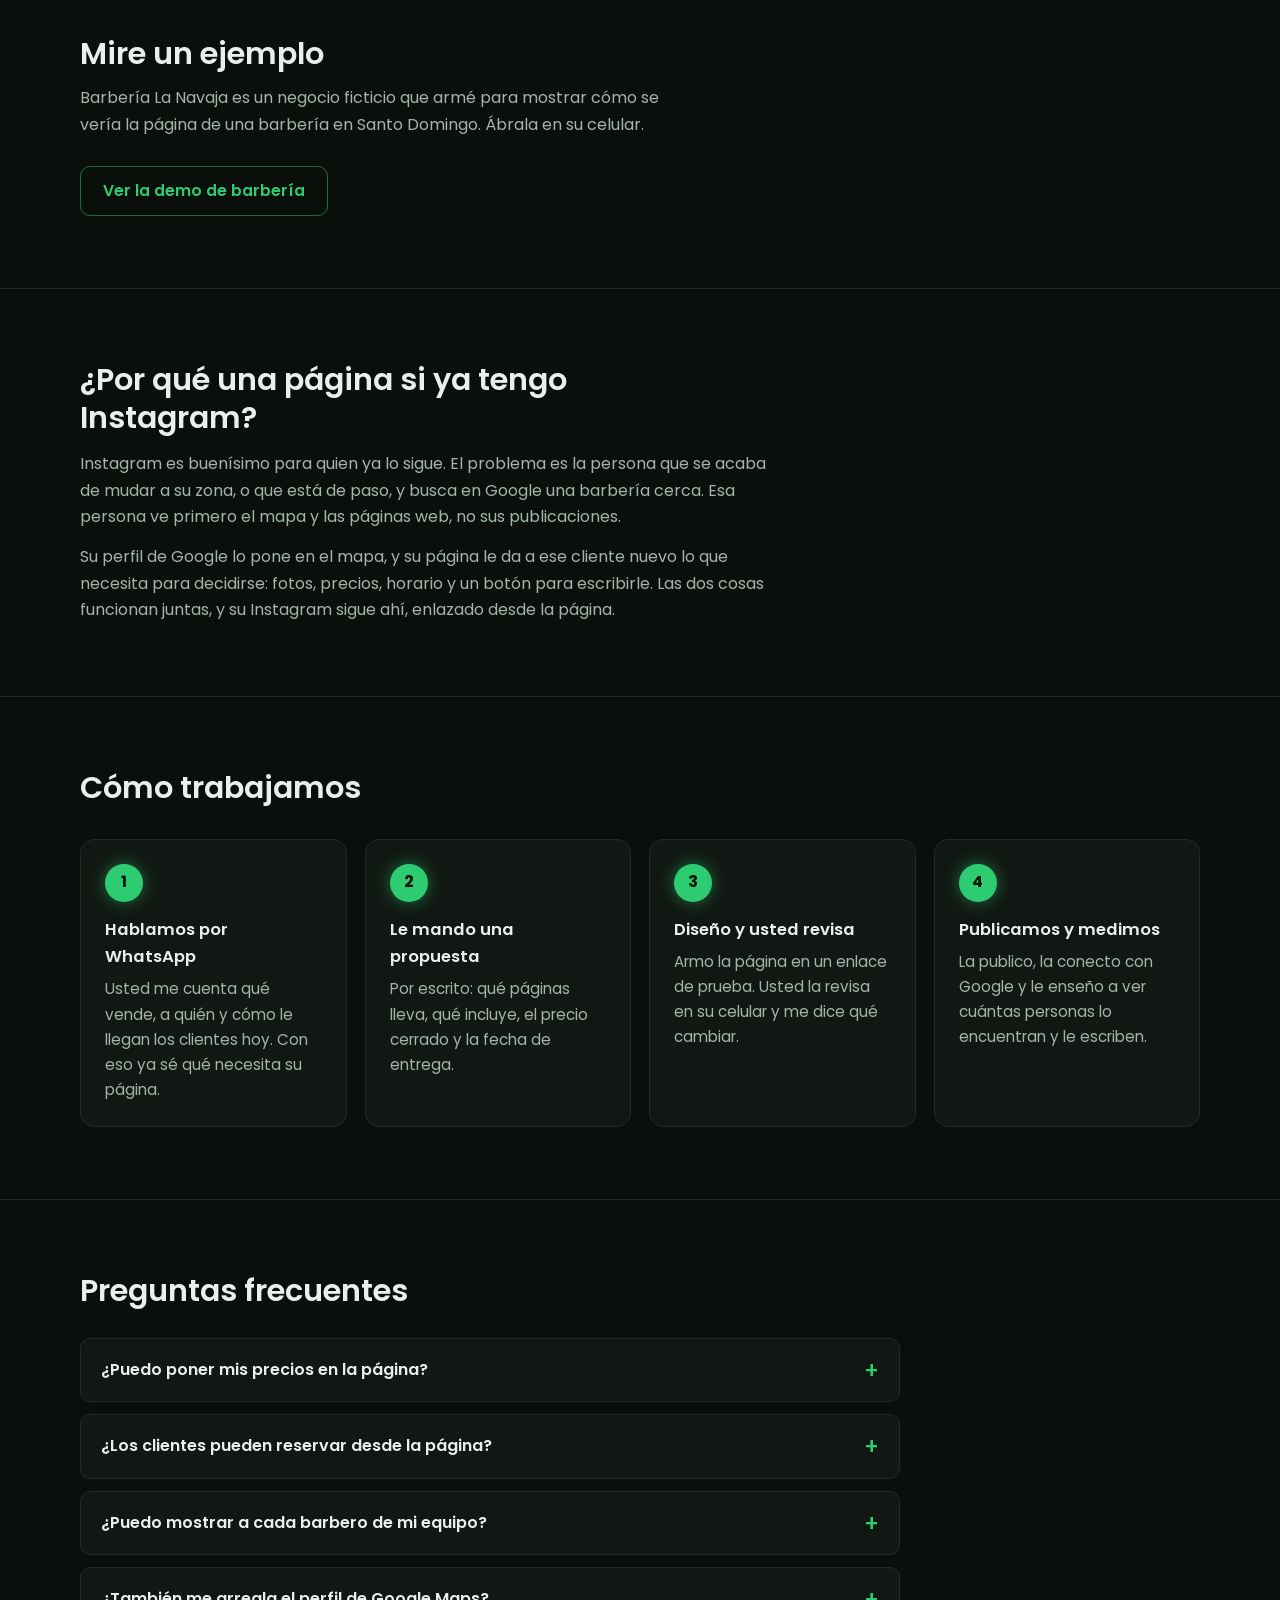
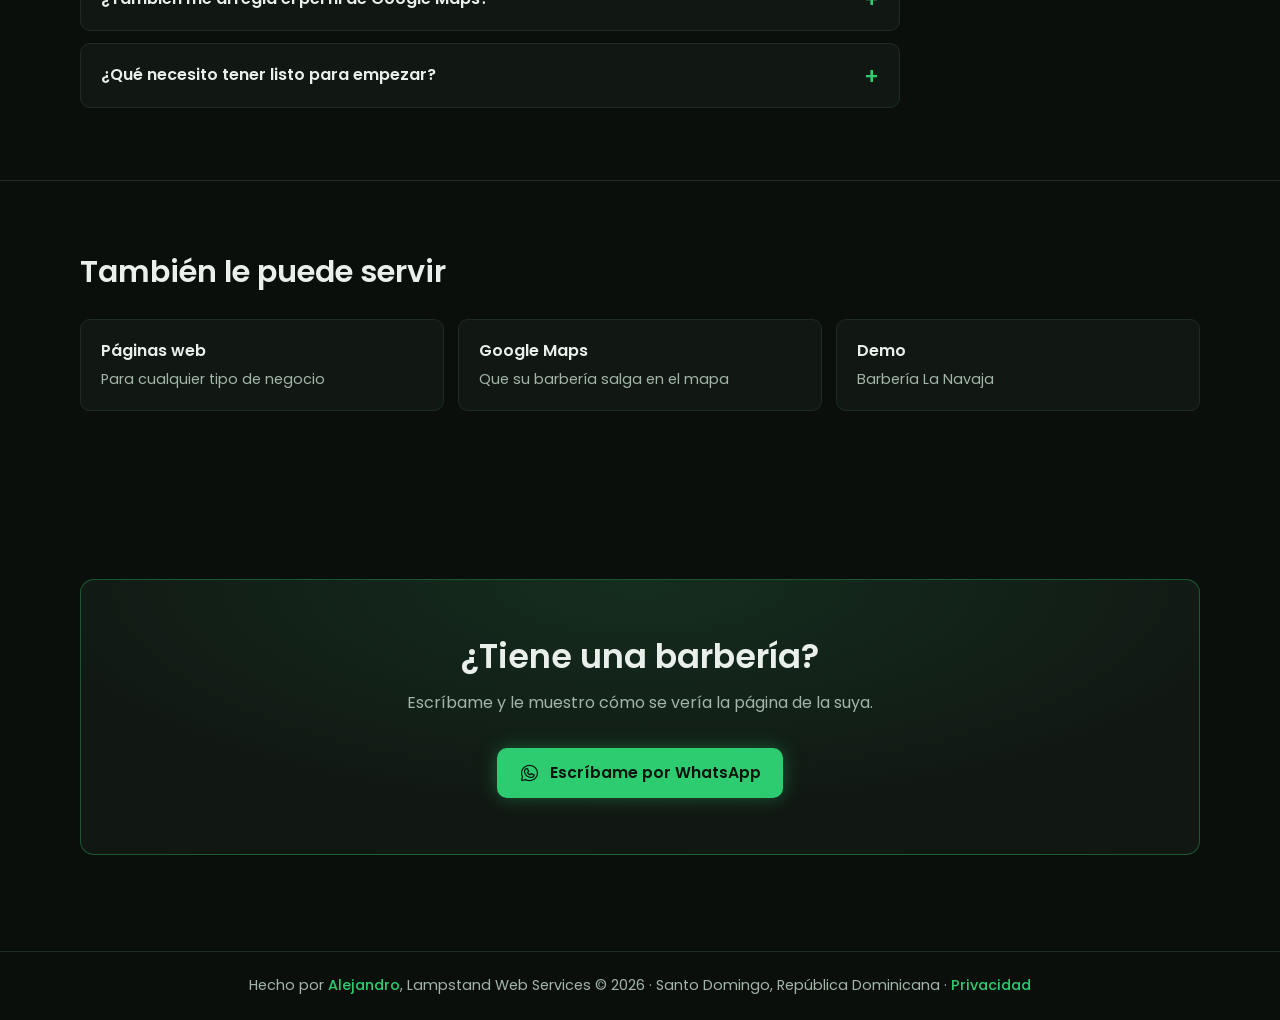
<file: pagina-web-para-barberias/index.html>
<!DOCTYPE html>
<html lang="es">
<head>
    <meta charset="UTF-8">
    <meta name="viewport" content="width=device-width, initial-scale=1.0">

    <!-- Google Analytics 4 -->
    <script async src="https://www.googletagmanager.com/gtag/js?id=G-BB15ZYWV15"></script>
    <script>
        window.dataLayer = window.dataLayer || [];
        function gtag(){dataLayer.push(arguments);}
        gtag('js', new Date());
        gtag('config', 'G-BB15ZYWV15');
    </script>

    <!-- Microsoft Clarity -->
    <script>
        (function(c,l,a,r,i,t,y){
            c[a]=c[a]||function(){(c[a].q=c[a].q||[]).push(arguments)};
            t=l.createElement(r);t.async=1;t.src="https://www.clarity.ms/tag/"+i;
            y=l.getElementsByTagName(r)[0];y.parentNode.insertBefore(t,y);
        })(window, document, "clarity", "script", "z00vw6f5f6");
    </script>

    <title>Página web para barberías en Santo Domingo | Lampstand Web Services</title>
    <meta name="description" content="Página web para su barbería en Santo Domingo: servicios y precios, fotos de sus cortes, reservas por WhatsApp y conectada a Google Maps. Mire una demo.">
    <meta name="robots" content="index, follow, max-image-preview:large, max-snippet:-1, max-video-preview:-1">
    <meta name="author" content="Alejandro">
    <link rel="canonical" href="https://jorgecesar7.github.io/pagina-web-para-barberias/">
    <meta name="theme-color" content="#0b0f0c">

    <meta property="og:type" content="website">
    <meta property="og:site_name" content="Lampstand Web Services">
    <meta property="og:url" content="https://jorgecesar7.github.io/pagina-web-para-barberias/">
    <meta property="og:title" content="Página web para barberías en Santo Domingo | Lampstand Web Services">
    <meta property="og:description" content="Página web para su barbería en Santo Domingo: servicios y precios, fotos de sus cortes, reservas por WhatsApp y conectada a Google Maps. Mire una demo.">
    <meta property="og:image" content="https://jorgecesar7.github.io/img/og-lampstand.jpg">
    <meta property="og:image:width" content="1200">
    <meta property="og:image:height" content="630">
    <meta property="og:image:alt" content="Lampstand Web Services, páginas web y SEO en Santo Domingo">
    <meta property="og:locale" content="es_DO">
    <meta name="twitter:card" content="summary_large_image">
    <meta name="twitter:title" content="Página web para barberías en Santo Domingo | Lampstand Web Services">
    <meta name="twitter:description" content="Página web para su barbería en Santo Domingo: servicios y precios, fotos de sus cortes, reservas por WhatsApp y conectada a Google Maps. Mire una demo.">
    <meta name="twitter:image" content="https://jorgecesar7.github.io/img/og-lampstand.jpg">

    <link rel="icon" type="image/png" sizes="48x48" href="/img/favicon.png">
    <link rel="apple-touch-icon" sizes="180x180" href="/img/apple-touch-icon.png">
    <link rel="preconnect" href="https://fonts.googleapis.com">
    <link rel="preconnect" href="https://fonts.gstatic.com" crossorigin>
    <link href="https://fonts.googleapis.com/css2?family=Poppins:wght@400;500;600;700&display=swap" rel="stylesheet">
    <link rel="stylesheet" href="/icons.css">
    <link rel="stylesheet" href="/styles.css">
    <link rel="stylesheet" href="/pages.css">

    <script type="application/ld+json">
    {
      "@context": "https://schema.org",
      "@graph": [
        {
          "@type": "WebPage",
          "@id": "https://jorgecesar7.github.io/pagina-web-para-barberias/#webpage",
          "url": "https://jorgecesar7.github.io/pagina-web-para-barberias/",
          "name": "Página web para barberías en Santo Domingo | Lampstand Web Services",
          "description": "Página web para su barbería en Santo Domingo: servicios y precios, fotos de sus cortes, reservas por WhatsApp y conectada a Google Maps. Mire una demo.",
          "inLanguage": "es-DO",
          "isPartOf": {
            "@id": "https://jorgecesar7.github.io/#website"
          },
          "breadcrumb": {
            "@id": "https://jorgecesar7.github.io/pagina-web-para-barberias/#breadcrumb"
          },
          "about": {
            "@id": "https://jorgecesar7.github.io/pagina-web-para-barberias/#service"
          },
          "dateModified": "2026-11-05T00:00:00-04:00",
          "primaryImageOfPage": {
            "@type": "ImageObject",
            "url": "https://jorgecesar7.github.io/img/demo-barberia-movil.webp",
            "width": 780,
            "height": 1090
          }
        },
        {
          "@type": "BreadcrumbList",
          "@id": "https://jorgecesar7.github.io/pagina-web-para-barberias/#breadcrumb",
          "itemListElement": [
            {
              "@type": "ListItem",
              "position": 1,
              "name": "Inicio",
              "item": "https://jorgecesar7.github.io/"
            },
            {
              "@type": "ListItem",
              "position": 2,
              "name": "Barberías",
              "item": "https://jorgecesar7.github.io/pagina-web-para-barberias/"
            }
          ]
        },
        {
          "@type": "Service",
          "@id": "https://jorgecesar7.github.io/pagina-web-para-barberias/#service",
          "name": "Página web para barberías",
          "serviceType": "Diseño web para barberías",
          "description": "Páginas web para barberías con servicios y precios, galería de cortes, reservas por WhatsApp y conexión con Google Maps.",
          "url": "https://jorgecesar7.github.io/pagina-web-para-barberias/",
          "provider": {
            "@type": "Organization",
            "@id": "https://jorgecesar7.github.io/#organization",
            "name": "Lampstand Web Services",
            "url": "https://jorgecesar7.github.io/"
          },
          "areaServed": [
            {
              "@type": "City",
              "name": "Santo Domingo"
            },
            {
              "@type": "AdministrativeArea",
              "name": "Distrito Nacional"
            },
            {
              "@type": "AdministrativeArea",
              "name": "Santo Domingo Este"
            },
            {
              "@type": "AdministrativeArea",
              "name": "Santo Domingo Oeste"
            },
            {
              "@type": "AdministrativeArea",
              "name": "Santo Domingo Norte"
            }
          ],
          "availableChannel": {
            "@type": "ServiceChannel",
            "serviceUrl": "https://wa.me/18295517567",
            "availableLanguage": [
              "es",
              "en"
            ]
          }
        },
        {
          "@type": "FAQPage",
          "@id": "https://jorgecesar7.github.io/pagina-web-para-barberias/#faq",
          "isPartOf": {
            "@id": "https://jorgecesar7.github.io/pagina-web-para-barberias/#webpage"
          },
          "mainEntity": [
            {
              "@type": "Question",
              "name": "¿Puedo poner mis precios en la página?",
              "acceptedAnswer": {
                "@type": "Answer",
                "text": "Sí, y se lo recomiendo. Un cliente que ve sus precios antes de escribirle llega decidido y usted no pierde tiempo respondiendo lo mismo todo el día."
              }
            },
            {
              "@type": "Question",
              "name": "¿Los clientes pueden reservar desde la página?",
              "acceptedAnswer": {
                "@type": "Answer",
                "text": "Sí. Lo más sencillo es un botón que abre WhatsApp con el mensaje de reserva listo. Si usa una app de citas, también la puedo conectar."
              }
            },
            {
              "@type": "Question",
              "name": "¿Puedo mostrar a cada barbero de mi equipo?",
              "acceptedAnswer": {
                "@type": "Answer",
                "text": "Sí. Cada barbero puede tener su foto, su especialidad y su propio botón para que el cliente reserve con quien prefiera."
              }
            },
            {
              "@type": "Question",
              "name": "¿También me arregla el perfil de Google Maps?",
              "acceptedAnswer": {
                "@type": "Answer",
                "text": "Sí. La página y el perfil de Google se hacen juntos, con el mismo nombre, número y enlace, para que se apoyen uno al otro."
              }
            },
            {
              "@type": "Question",
              "name": "¿Qué necesito tener listo para empezar?",
              "acceptedAnswer": {
                "@type": "Answer",
                "text": "Su logo si tiene, la lista de servicios con precios, su horario y fotos de sus cortes y del local. Si no tiene buenas fotos, le digo cómo tomarlas con el celular."
              }
            }
          ]
        }
      ]
    }
    </script>
</head>
<body>

    <a class="skip-link" href="#main">Saltar al contenido</a>

    <header class="nav">
        <div class="nav-inner">
            <a class="logo" href="/" aria-label="Lampstand, inicio"><svg viewBox="240 140 240 450" aria-hidden="true" focusable="false"><path fill="#2ecc71" d="M360 150 C 392 200 414 232 414 266 C 414 298 390 320 360 320 C 330 320 306 298 306 266 C 306 232 328 200 360 150 Z"/><path fill="none" stroke="currentColor" stroke-width="26" stroke-linecap="round" stroke-linejoin="round" d="M262 338 H 458 C 452 386 412 412 360 412 C 308 412 268 386 262 338 Z"/><path stroke="currentColor" stroke-width="26" stroke-linecap="round" d="M360 414 V 530"/><path fill="none" stroke="currentColor" stroke-width="26" stroke-linecap="round" stroke-linejoin="round" d="M300 572 L 320 532 H 400 L 420 572 Z"/></svg><span>Lampstand</span></a>

            <nav class="links" aria-label="Principal">
                <a href="/paginas-web/">Páginas web</a>
                <a href="/google-maps/">Google Maps</a>
                <a href="/pagina-web-para-barberias/" aria-current="page">Barberías</a>
                <a href="/#contact">Contacto</a>
            </nav>

            <div class="nav-actions">
                <button type="button" class="menu-toggle" aria-expanded="false" aria-controls="mobile-menu" aria-label="Abrir menú">
                    <i class="ph ph-list" aria-hidden="true"></i>
                </button>
            </div>
        </div>

        <nav class="mobile-menu" id="mobile-menu" aria-label="Menú móvil" hidden>
            <a href="/">Inicio</a>
            <a href="/paginas-web/">Páginas web</a>
            <a href="/google-maps/">Google Maps</a>
            <a href="/pagina-web-para-barberias/">Barberías</a>
            <a href="/#contact">Contacto</a>
        </nav>
    </header>

    <main id="main">
        <div class="container">
            <nav class="crumbs" aria-label="Ruta">
                <ol>
                    <li><a href="/">Inicio</a></li>
                    <li><span aria-current="page">Barberías</span></li>
                </ol>
            </nav>
        </div>

        <section class="page-hero">
            <div class="container">
                <div class="page-split">
                    <div>
                        <p class="eyebrow">Barberías en Santo Domingo</p>
                        <h1>Página web para barberías en Santo Domingo</h1>
                        <p class="lead">Una página que le muestra a clientes nuevos sus cortes, sus precios y su ubicación, y les deja reservar turno por WhatsApp en un toque.</p>
                        <div class="hero-cta">
                            <a class="btn btn-primary" href="https://wa.me/18295517567?text=Hola%2C%20tengo%20una%20barber%C3%ADa%20y%20quiero%20una%20p%C3%A1gina%20web" target="_blank" rel="noopener"><i class="ph ph-whatsapp-logo" aria-hidden="true"></i><span>Escríbame por WhatsApp</span></a>
                            <a class="btn btn-ghost" href="/demos/barberia/">Ver la demo</a>
                        </div>
                    </div>
                    <figure>
                        <img src="/img/demo-barberia-movil.webp" width="780" height="1090" alt="Vista en celular de la demo de una barbería ficticia hecha por Lampstand" fetchpriority="high">
                        <figcaption>Demo: Barbería La Navaja, negocio ficticio.</figcaption>
                    </figure>
                </div>
            </div>
        </section>

        <section class="block" id="incluye">
            <div class="container">
                <h2>Lo que lleva la página de su barbería</h2>
                <p class="intro">Todo lo que un cliente nuevo quiere saber antes de sentarse en su silla, en una sola pantalla de celular.</p>
                <div class="cards">
                    <article class="card">
                        <i class="ph ph-whatsapp-logo" aria-hidden="true"></i>
                        <h3>Reservas por WhatsApp</h3>
                        <p>Un botón que abre WhatsApp con el mensaje listo para separar turno. Sin apps que el cliente tenga que descargar.</p>
                    </article>
                    <article class="card">
                        <i class="ph ph-browser" aria-hidden="true"></i>
                        <h3>Servicios y precios</h3>
                        <p>Corte, fade, barba, cejas, lo que ofrezca, con sus precios claros para que el cliente llegue sabiendo cuánto va a pagar.</p>
                    </article>
                    <article class="card">
                        <i class="ph ph-chart-line-up" aria-hidden="true"></i>
                        <h3>Fotos de sus cortes</h3>
                        <p>Una galería con sus mejores trabajos. Es lo que convence a alguien que nunca ha ido a su barbería.</p>
                    </article>
                    <article class="card">
                        <i class="ph ph-map-pin" aria-hidden="true"></i>
                        <h3>Cómo llegar</h3>
                        <p>Mapa, dirección, parqueo y horario, conectados a su perfil de Google Maps.</p>
                    </article>
                    <article class="card">
                        <i class="ph ph-magnifying-glass" aria-hidden="true"></i>
                        <h3>Lista para Google</h3>
                        <p>Títulos, descripciones y datos estructurados para que Google entienda que es una barbería y en qué zona está.</p>
                    </article>
                    <article class="card">
                        <i class="ph ph-chart-bar" aria-hidden="true"></i>
                        <h3>Sepa cuántos le escriben</h3>
                        <p>Medición de cuántas personas tocan el botón de WhatsApp desde su página cada semana.</p>
                    </article>
                </div>
            </div>
        </section>

        <section class="block" id="ejemplo">
            <div class="container">
                <h2>Mire un ejemplo</h2>
                <p class="intro">Barbería La Navaja es un negocio ficticio que armé para mostrar cómo se vería la página de una barbería en Santo Domingo. Ábrala en su celular.</p>
                <div class="hero-cta">
                    <a class="btn btn-ghost" href="/demos/barberia/" target="_blank" rel="noopener">Ver la demo de barbería</a>
                </div>
            </div>
        </section>

        <section class="block">
            <div class="container">
                <h2>¿Por qué una página si ya tengo Instagram?</h2>
                <div class="prose">
                    <p>Instagram es buenísimo para quien ya lo sigue. El problema es la persona que se acaba de mudar a su zona, o que está de paso, y busca en Google una barbería cerca. Esa persona ve primero el mapa y las páginas web, no sus publicaciones.</p>
                    <p>Su perfil de Google lo pone en el mapa, y su página le da a ese cliente nuevo lo que necesita para decidirse: fotos, precios, horario y un botón para escribirle. Las dos cosas funcionan juntas, y su Instagram sigue ahí, enlazado desde la página.</p>
                </div>
            </div>
        </section>

        <section class="block">
            <div class="container">
                <h2>Cómo trabajamos</h2>
                <ol class="steps">
                    <li>
                        <h3>Hablamos por WhatsApp</h3>
                        <p>Usted me cuenta qué vende, a quién y cómo le llegan los clientes hoy. Con eso ya sé qué necesita su página.</p>
                    </li>
                    <li>
                        <h3>Le mando una propuesta</h3>
                        <p>Por escrito: qué páginas lleva, qué incluye, el precio cerrado y la fecha de entrega.</p>
                    </li>
                    <li>
                        <h3>Diseño y usted revisa</h3>
                        <p>Armo la página en un enlace de prueba. Usted la revisa en su celular y me dice qué cambiar.</p>
                    </li>
                    <li>
                        <h3>Publicamos y medimos</h3>
                        <p>La publico, la conecto con Google y le enseño a ver cuántas personas lo encuentran y le escriben.</p>
                    </li>
                </ol>
            </div>
        </section>

        <section class="block" id="preguntas">
            <div class="container">
                <h2>Preguntas frecuentes</h2>
                <div class="faq">
                    <details>
                        <summary>¿Puedo poner mis precios en la página?</summary>
                        <p>Sí, y se lo recomiendo. Un cliente que ve sus precios antes de escribirle llega decidido y usted no pierde tiempo respondiendo lo mismo todo el día.</p>
                    </details>
                    <details>
                        <summary>¿Los clientes pueden reservar desde la página?</summary>
                        <p>Sí. Lo más sencillo es un botón que abre WhatsApp con el mensaje de reserva listo. Si usa una app de citas, también la puedo conectar.</p>
                    </details>
                    <details>
                        <summary>¿Puedo mostrar a cada barbero de mi equipo?</summary>
                        <p>Sí. Cada barbero puede tener su foto, su especialidad y su propio botón para que el cliente reserve con quien prefiera.</p>
                    </details>
                    <details>
                        <summary>¿También me arregla el perfil de Google Maps?</summary>
                        <p>Sí. La página y el perfil de Google se hacen juntos, con el mismo nombre, número y enlace, para que se apoyen uno al otro.</p>
                    </details>
                    <details>
                        <summary>¿Qué necesito tener listo para empezar?</summary>
                        <p>Su logo si tiene, la lista de servicios con precios, su horario y fotos de sus cortes y del local. Si no tiene buenas fotos, le digo cómo tomarlas con el celular.</p>
                    </details>
                </div>
            </div>
        </section>

        <section class="block">
            <div class="container">
                <h2>También le puede servir</h2>
                <div class="related">
                    <a href="/paginas-web/">Páginas web<span>Para cualquier tipo de negocio</span></a>
                    <a href="/google-maps/">Google Maps<span>Que su barbería salga en el mapa</span></a>
                    <a href="/demos/barberia/">Demo<span>Barbería La Navaja</span></a>
                </div>
            </div>
        </section>

        <section class="cta-band">
            <div class="container">
                <div class="contact-box">
                    <div class="contact-content">
                        <h2>¿Tiene una barbería?</h2>
                        <p>Escríbame y le muestro cómo se vería la página de la suya.</p>
                        <div class="hero-cta">
                            <a class="btn btn-primary" href="https://wa.me/18295517567?text=Hola%2C%20tengo%20una%20barber%C3%ADa%20y%20quiero%20una%20p%C3%A1gina%20web" target="_blank" rel="noopener"><i class="ph ph-whatsapp-logo" aria-hidden="true"></i><span>Escríbame por WhatsApp</span></a>
                        </div>
                    </div>
                </div>
            </div>
        </section>
    </main>

    <footer class="footer">
        <p>Hecho por <a href="/">Alejandro</a>, Lampstand Web Services &copy; 2026 · Santo Domingo, República Dominicana · <a href="/privacidad/">Privacidad</a></p>
    </footer>

    <script>
        (function () {
            var btn = document.querySelector('.menu-toggle');
            var menu = document.getElementById('mobile-menu');
            if (!btn || !menu) return;
            btn.addEventListener('click', function () {
                var open = btn.getAttribute('aria-expanded') === 'true';
                btn.setAttribute('aria-expanded', String(!open));
                btn.setAttribute('aria-label', open ? 'Abrir menú' : 'Cerrar menú');
                btn.querySelector('i').className = open ? 'ph ph-list' : 'ph ph-x';
                menu.hidden = open;
            });
        })();
    </script>
    <script>
    /* Contact clicks: GA4 whatsapp_click (key event), email_click or phone_click, plus a Clarity tag. */
    document.addEventListener("click", function (e) {
        var a = e.target.closest && e.target.closest('a[href^="https://wa.me/"], a[href^="mailto:"], a[href^="tel:"]');
        if (!a) return;
        var href = a.getAttribute("href");
        var method = href.indexOf("wa.me") > -1 ? "whatsapp" : (href.indexOf("mailto:") === 0 ? "email" : "phone");
        var section = a.closest("section, header, footer");
        var where = section ? (section.id || section.className.split(" ")[0]) : "page";
        if (typeof window.gtag === "function") window.gtag("event", method + "_click", { link_location: where });
        if (typeof window.clarity === "function") window.clarity("event", "contact_" + method);
    });
    </script>
</body>
</html>
</file>
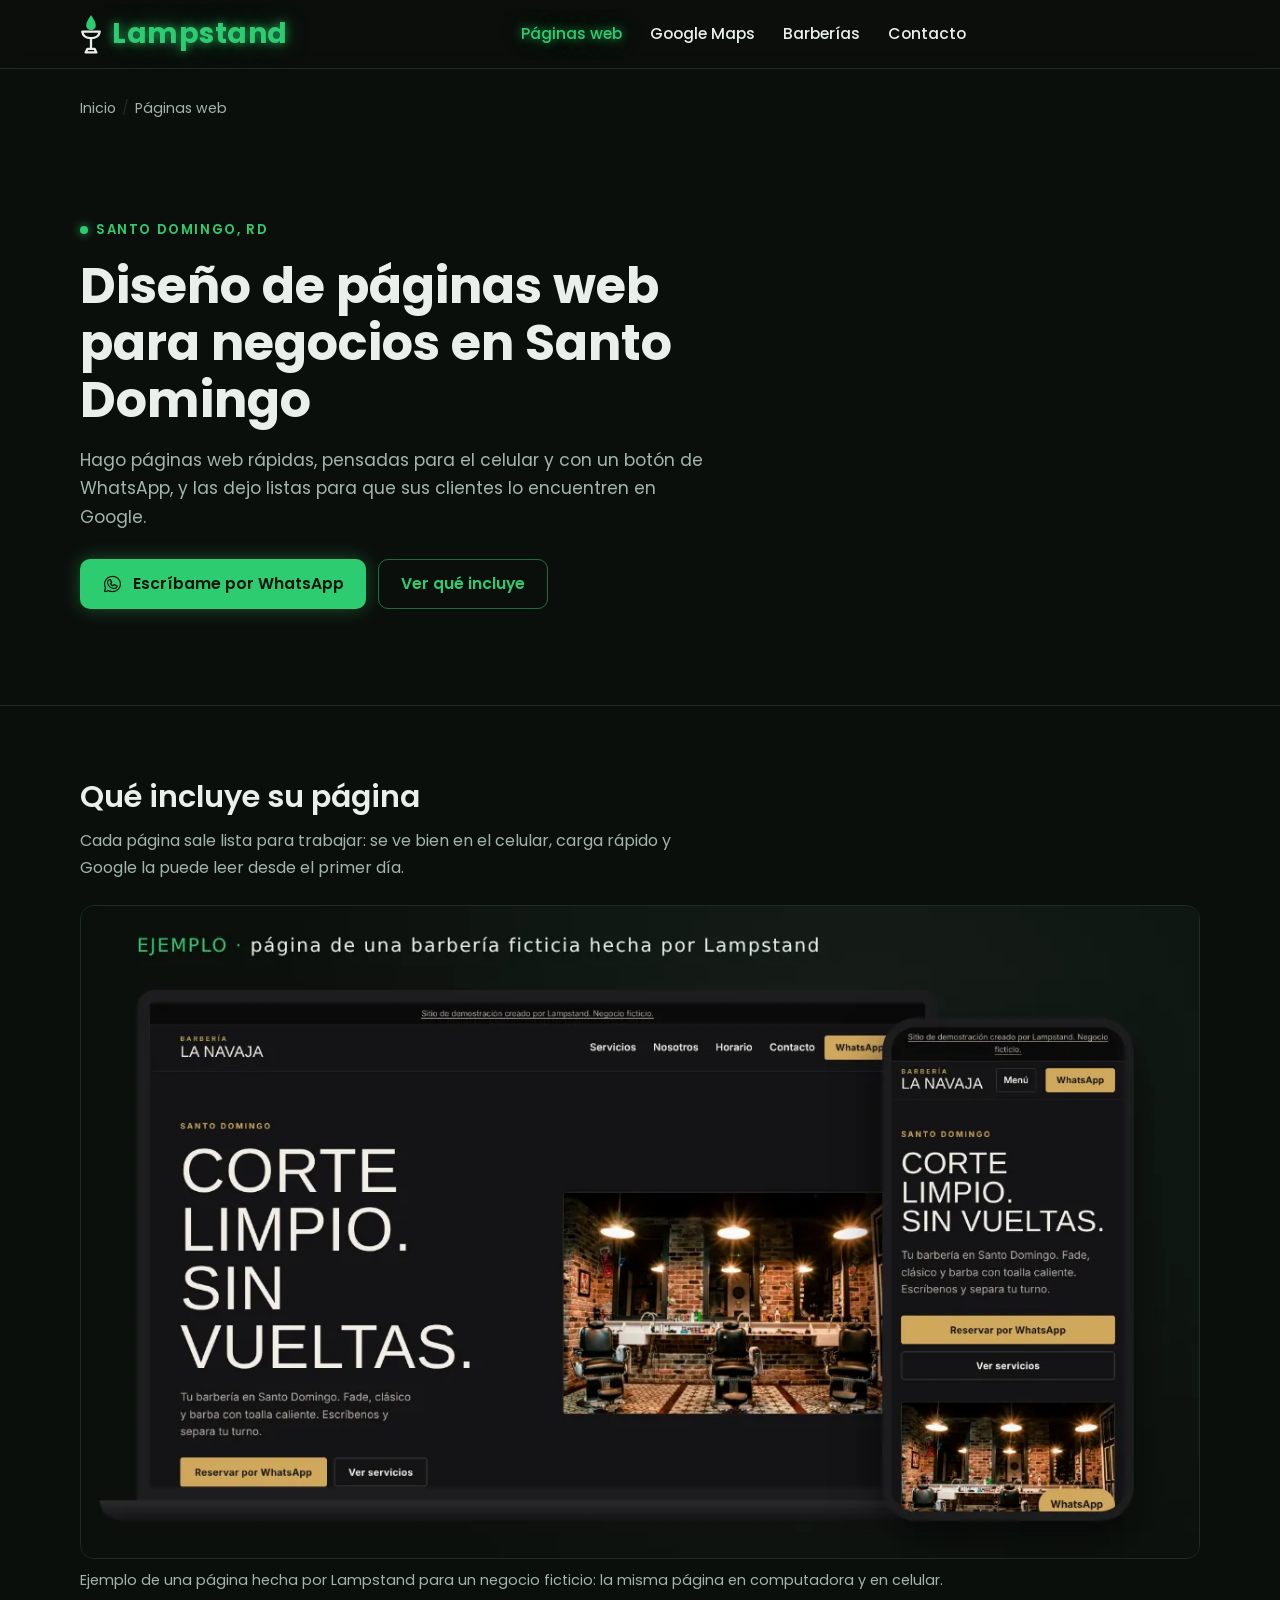
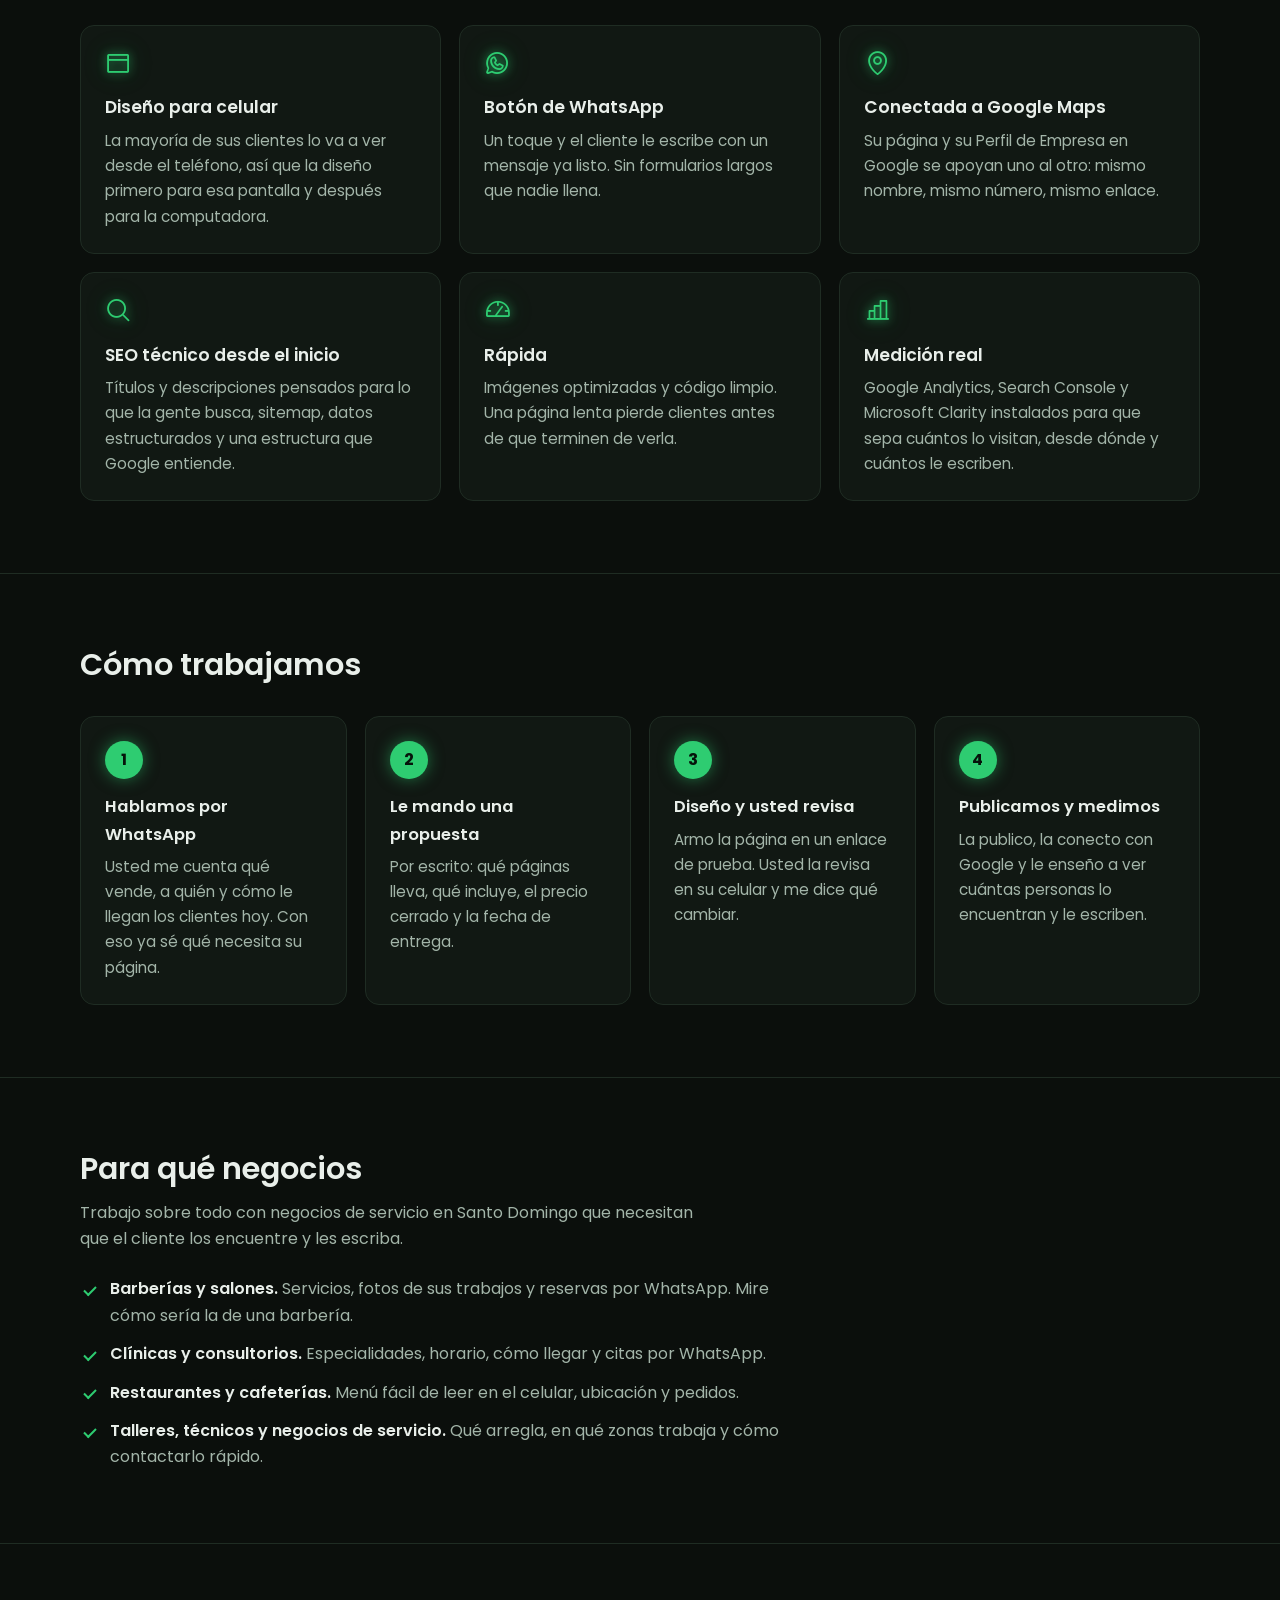
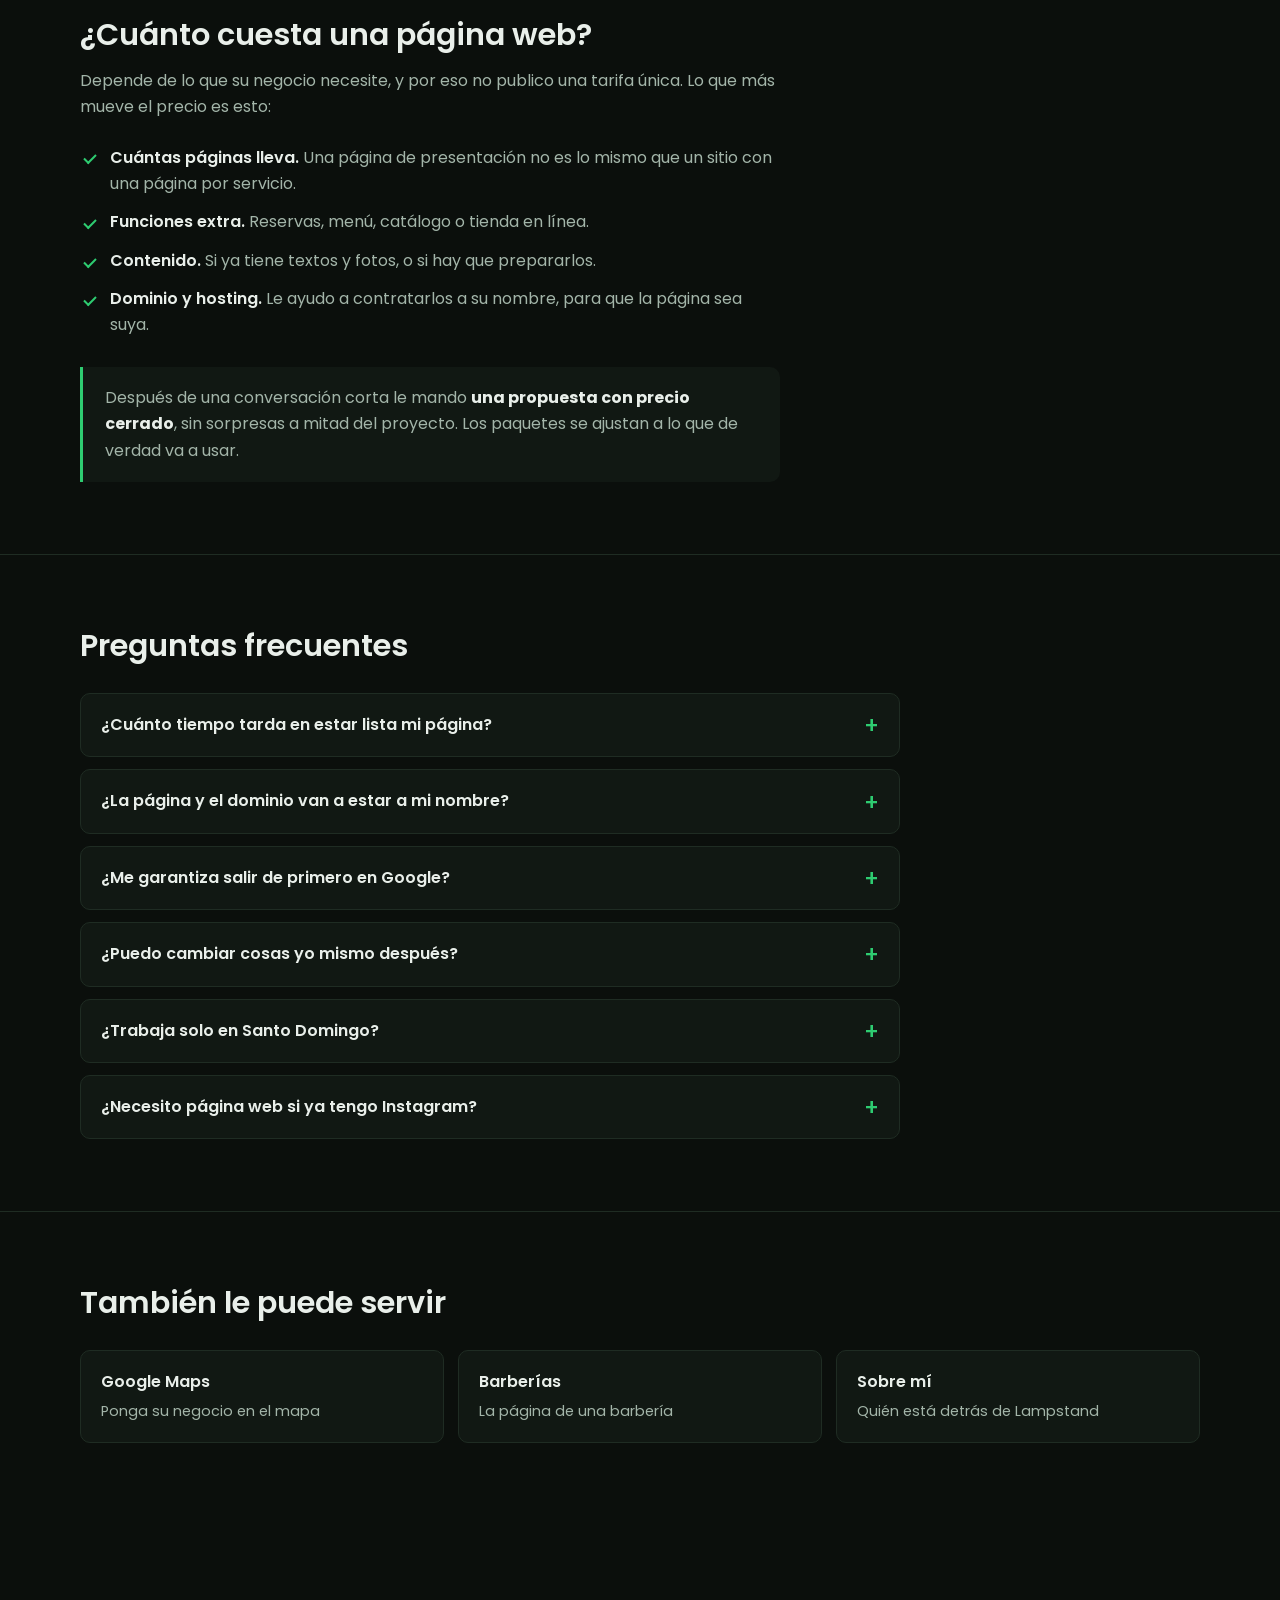
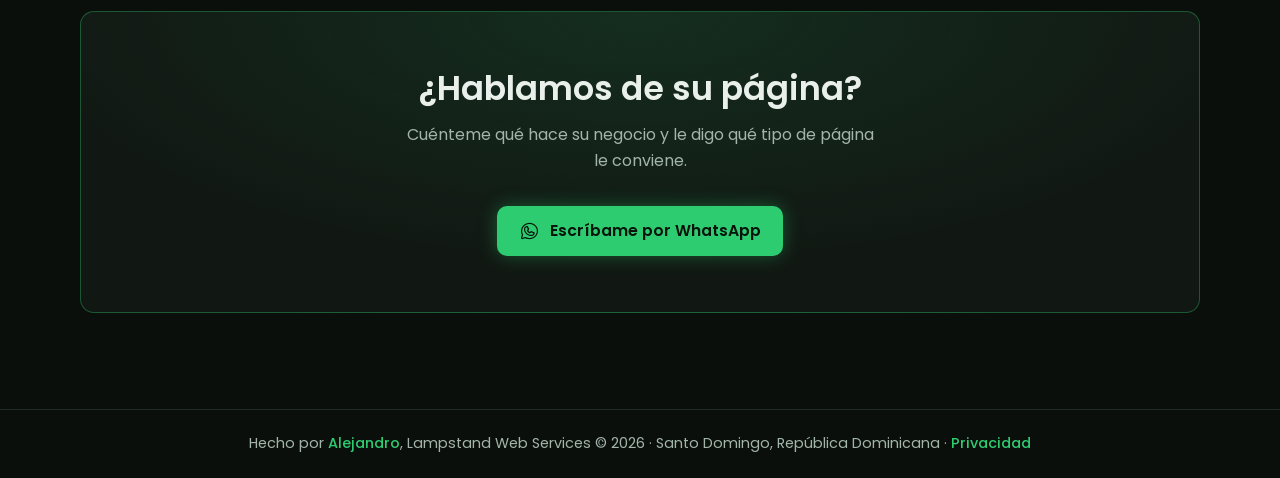
<file: paginas-web/index.html>
<!DOCTYPE html>
<html lang="es">
<head>
    <meta charset="UTF-8">
    <meta name="viewport" content="width=device-width, initial-scale=1.0">

    <!-- Google Analytics 4 -->
    <script async src="https://www.googletagmanager.com/gtag/js?id=G-BB15ZYWV15"></script>
    <script>
        window.dataLayer = window.dataLayer || [];
        function gtag(){dataLayer.push(arguments);}
        gtag('js', new Date());
        gtag('config', 'G-BB15ZYWV15');
    </script>

    <!-- Microsoft Clarity -->
    <script>
        (function(c,l,a,r,i,t,y){
            c[a]=c[a]||function(){(c[a].q=c[a].q||[]).push(arguments)};
            t=l.createElement(r);t.async=1;t.src="https://www.clarity.ms/tag/"+i;
            y=l.getElementsByTagName(r)[0];y.parentNode.insertBefore(t,y);
        })(window, document, "clarity", "script", "z00vw6f5f6");
    </script>

    <title>Diseño de páginas web en Santo Domingo | Lampstand Web Services</title>
    <meta name="description" content="Páginas web para negocios en Santo Domingo, hechas para celular, con botón de WhatsApp y listas para Google desde el primer día. Propuesta con precio cerrado.">
    <meta name="robots" content="index, follow, max-image-preview:large, max-snippet:-1, max-video-preview:-1">
    <meta name="author" content="Alejandro">
    <link rel="canonical" href="https://jorgecesar7.github.io/paginas-web/">
    <meta name="theme-color" content="#0b0f0c">

    <meta property="og:type" content="website">
    <meta property="og:site_name" content="Lampstand Web Services">
    <meta property="og:url" content="https://jorgecesar7.github.io/paginas-web/">
    <meta property="og:title" content="Diseño de páginas web en Santo Domingo | Lampstand Web Services">
    <meta property="og:description" content="Páginas web para negocios en Santo Domingo, hechas para celular, con botón de WhatsApp y listas para Google desde el primer día. Propuesta con precio cerrado.">
    <meta property="og:image" content="https://jorgecesar7.github.io/img/og-lampstand.jpg">
    <meta property="og:image:width" content="1200">
    <meta property="og:image:height" content="630">
    <meta property="og:image:alt" content="Lampstand Web Services, páginas web y SEO en Santo Domingo">
    <meta property="og:locale" content="es_DO">
    <meta name="twitter:card" content="summary_large_image">
    <meta name="twitter:title" content="Diseño de páginas web en Santo Domingo | Lampstand Web Services">
    <meta name="twitter:description" content="Páginas web para negocios en Santo Domingo, hechas para celular, con botón de WhatsApp y listas para Google desde el primer día. Propuesta con precio cerrado.">
    <meta name="twitter:image" content="https://jorgecesar7.github.io/img/og-lampstand.jpg">

    <link rel="icon" type="image/png" sizes="48x48" href="/img/favicon.png">
    <link rel="apple-touch-icon" sizes="180x180" href="/img/apple-touch-icon.png">
    <link rel="preconnect" href="https://fonts.googleapis.com">
    <link rel="preconnect" href="https://fonts.gstatic.com" crossorigin>
    <link href="https://fonts.googleapis.com/css2?family=Poppins:wght@400;500;600;700&display=swap" rel="stylesheet">
    <link rel="stylesheet" href="/icons.css">
    <link rel="stylesheet" href="/styles.css">
    <link rel="stylesheet" href="/pages.css">

    <script type="application/ld+json">
    {
      "@context": "https://schema.org",
      "@graph": [
        {
          "@type": "WebPage",
          "@id": "https://jorgecesar7.github.io/paginas-web/#webpage",
          "url": "https://jorgecesar7.github.io/paginas-web/",
          "name": "Diseño de páginas web en Santo Domingo | Lampstand Web Services",
          "description": "Páginas web para negocios en Santo Domingo, hechas para celular, con botón de WhatsApp y listas para Google desde el primer día. Propuesta con precio cerrado.",
          "inLanguage": "es-DO",
          "isPartOf": {
            "@id": "https://jorgecesar7.github.io/#website"
          },
          "breadcrumb": {
            "@id": "https://jorgecesar7.github.io/paginas-web/#breadcrumb"
          },
          "about": {
            "@id": "https://jorgecesar7.github.io/paginas-web/#service"
          },
          "dateModified": "2026-11-05T00:00:00-04:00"
        },
        {
          "@type": "BreadcrumbList",
          "@id": "https://jorgecesar7.github.io/paginas-web/#breadcrumb",
          "itemListElement": [
            {
              "@type": "ListItem",
              "position": 1,
              "name": "Inicio",
              "item": "https://jorgecesar7.github.io/"
            },
            {
              "@type": "ListItem",
              "position": 2,
              "name": "Páginas web",
              "item": "https://jorgecesar7.github.io/paginas-web/"
            }
          ]
        },
        {
          "@type": "Service",
          "@id": "https://jorgecesar7.github.io/paginas-web/#service",
          "name": "Diseño de páginas web",
          "serviceType": "Diseño web",
          "description": "Páginas web para negocios, diseñadas para celular, con botón de WhatsApp, SEO técnico y medición con Google Analytics y Search Console.",
          "url": "https://jorgecesar7.github.io/paginas-web/",
          "provider": {
            "@type": "Organization",
            "@id": "https://jorgecesar7.github.io/#organization",
            "name": "Lampstand Web Services",
            "url": "https://jorgecesar7.github.io/"
          },
          "areaServed": [
            {
              "@type": "City",
              "name": "Santo Domingo"
            },
            {
              "@type": "AdministrativeArea",
              "name": "Distrito Nacional"
            },
            {
              "@type": "AdministrativeArea",
              "name": "Santo Domingo Este"
            },
            {
              "@type": "AdministrativeArea",
              "name": "Santo Domingo Oeste"
            },
            {
              "@type": "AdministrativeArea",
              "name": "Santo Domingo Norte"
            }
          ],
          "availableChannel": {
            "@type": "ServiceChannel",
            "serviceUrl": "https://wa.me/18295517567",
            "availableLanguage": [
              "es",
              "en"
            ]
          }
        },
        {
          "@type": "FAQPage",
          "@id": "https://jorgecesar7.github.io/paginas-web/#faq",
          "isPartOf": {
            "@id": "https://jorgecesar7.github.io/paginas-web/#webpage"
          },
          "mainEntity": [
            {
              "@type": "Question",
              "name": "¿Cuánto tiempo tarda en estar lista mi página?",
              "acceptedAnswer": {
                "@type": "Answer",
                "text": "Depende del tamaño del proyecto y de qué tan rápido tengamos los textos y las fotos. En la propuesta le doy una fecha de entrega concreta antes de empezar."
              }
            },
            {
              "@type": "Question",
              "name": "¿La página y el dominio van a estar a mi nombre?",
              "acceptedAnswer": {
                "@type": "Answer",
                "text": "Sí. El dominio, el hosting y las cuentas de Google se crean a nombre de su negocio. Si un día decide trabajar con otra persona, se lo lleva todo."
              }
            },
            {
              "@type": "Question",
              "name": "¿Me garantiza salir de primero en Google?",
              "acceptedAnswer": {
                "@type": "Answer",
                "text": "No, y desconfíe de quien se lo garantice. Lo que sí hago es dejar su página y su perfil de Google técnicamente bien hechos, que es la base para que Google lo muestre."
              }
            },
            {
              "@type": "Question",
              "name": "¿Puedo cambiar cosas yo mismo después?",
              "acceptedAnswer": {
                "@type": "Answer",
                "text": "Sí. Si va a actualizarla seguido, la hago en WordPress para que pueda cambiar textos y fotos. Si prefiere no tocarla, le ofrezco mantenimiento mensual."
              }
            },
            {
              "@type": "Question",
              "name": "¿Trabaja solo en Santo Domingo?",
              "acceptedAnswer": {
                "@type": "Answer",
                "text": "Atiendo en persona con cita en el Distrito Nacional y Santo Domingo Este, Oeste y Norte. Para el resto del país trabajo por WhatsApp y videollamada."
              }
            },
            {
              "@type": "Question",
              "name": "¿Necesito página web si ya tengo Instagram?",
              "acceptedAnswer": {
                "@type": "Answer",
                "text": "Instagram le ayuda con quien ya lo sigue. Una página web y un perfil de Google le ayudan con quien todavía no lo conoce y lo está buscando ahora mismo."
              }
            }
          ]
        }
      ]
    }
    </script>
</head>
<body>

    <a class="skip-link" href="#main">Saltar al contenido</a>

    <header class="nav">
        <div class="nav-inner">
            <a class="logo" href="/" aria-label="Lampstand, inicio"><svg viewBox="240 140 240 450" aria-hidden="true" focusable="false"><path fill="#2ecc71" d="M360 150 C 392 200 414 232 414 266 C 414 298 390 320 360 320 C 330 320 306 298 306 266 C 306 232 328 200 360 150 Z"/><path fill="none" stroke="currentColor" stroke-width="26" stroke-linecap="round" stroke-linejoin="round" d="M262 338 H 458 C 452 386 412 412 360 412 C 308 412 268 386 262 338 Z"/><path stroke="currentColor" stroke-width="26" stroke-linecap="round" d="M360 414 V 530"/><path fill="none" stroke="currentColor" stroke-width="26" stroke-linecap="round" stroke-linejoin="round" d="M300 572 L 320 532 H 400 L 420 572 Z"/></svg><span>Lampstand</span></a>

            <nav class="links" aria-label="Principal">
                <a href="/paginas-web/" aria-current="page">Páginas web</a>
                <a href="/google-maps/">Google Maps</a>
                <a href="/pagina-web-para-barberias/">Barberías</a>
                <a href="/#contact">Contacto</a>
            </nav>

            <div class="nav-actions">
                <button type="button" class="menu-toggle" aria-expanded="false" aria-controls="mobile-menu" aria-label="Abrir menú">
                    <i class="ph ph-list" aria-hidden="true"></i>
                </button>
            </div>
        </div>

        <nav class="mobile-menu" id="mobile-menu" aria-label="Menú móvil" hidden>
            <a href="/">Inicio</a>
            <a href="/paginas-web/">Páginas web</a>
            <a href="/google-maps/">Google Maps</a>
            <a href="/pagina-web-para-barberias/">Barberías</a>
            <a href="/#contact">Contacto</a>
        </nav>
    </header>

    <main id="main">
        <div class="container">
            <nav class="crumbs" aria-label="Ruta">
                <ol>
                    <li><a href="/">Inicio</a></li>
                    <li><span aria-current="page">Páginas web</span></li>
                </ol>
            </nav>
        </div>

        <section class="page-hero">
            <div class="container">
                <div>
                        <p class="eyebrow">Santo Domingo, RD</p>
                        <h1>Diseño de páginas web para negocios en Santo Domingo</h1>
                        <p class="lead">Hago páginas web rápidas, pensadas para el celular y con un botón de WhatsApp, y las dejo listas para que sus clientes lo encuentren en Google.</p>
                        <div class="hero-cta">
                            <a class="btn btn-primary" href="https://wa.me/18295517567?text=Hola%2C%20vi%20tu%20p%C3%A1gina%20y%20quiero%20una%20p%C3%A1gina%20web%20para%20mi%20negocio" target="_blank" rel="noopener"><i class="ph ph-whatsapp-logo" aria-hidden="true"></i><span>Escríbame por WhatsApp</span></a>
                            <a class="btn btn-ghost" href="#incluye">Ver qué incluye</a>
                        </div>
                    </div>
            </div>
        </section>

        <section class="block" id="incluye">
            <div class="container">
                <h2>Qué incluye su página</h2>
                <p class="intro">Cada página sale lista para trabajar: se ve bien en el celular, carga rápido y Google la puede leer desde el primer día.</p>
                <figure class="shot">
                    <img src="/img/pagina-web-ejemplo-barberia.webp" width="1200" height="700" alt="Página web de ejemplo para una barbería ficticia, vista en computadora y en celular, con botón de reservar por WhatsApp" loading="lazy" decoding="async">
                    <figcaption>Ejemplo de una página hecha por Lampstand para un negocio ficticio: la misma página en computadora y en celular.</figcaption>
                </figure>
                <div class="cards">
                    <article class="card">
                        <i class="ph ph-browser" aria-hidden="true"></i>
                        <h3>Diseño para celular</h3>
                        <p>La mayoría de sus clientes lo va a ver desde el teléfono, así que la diseño primero para esa pantalla y después para la computadora.</p>
                    </article>
                    <article class="card">
                        <i class="ph ph-whatsapp-logo" aria-hidden="true"></i>
                        <h3>Botón de WhatsApp</h3>
                        <p>Un toque y el cliente le escribe con un mensaje ya listo. Sin formularios largos que nadie llena.</p>
                    </article>
                    <article class="card">
                        <i class="ph ph-map-pin" aria-hidden="true"></i>
                        <h3>Conectada a Google Maps</h3>
                        <p>Su página y su Perfil de Empresa en Google se apoyan uno al otro: mismo nombre, mismo número, mismo enlace.</p>
                    </article>
                    <article class="card">
                        <i class="ph ph-magnifying-glass" aria-hidden="true"></i>
                        <h3>SEO técnico desde el inicio</h3>
                        <p>Títulos y descripciones pensados para lo que la gente busca, sitemap, datos estructurados y una estructura que Google entiende.</p>
                    </article>
                    <article class="card">
                        <i class="ph ph-gauge" aria-hidden="true"></i>
                        <h3>Rápida</h3>
                        <p>Imágenes optimizadas y código limpio. Una página lenta pierde clientes antes de que terminen de verla.</p>
                    </article>
                    <article class="card">
                        <i class="ph ph-chart-bar" aria-hidden="true"></i>
                        <h3>Medición real</h3>
                        <p>Google Analytics, Search Console y Microsoft Clarity instalados para que sepa cuántos lo visitan, desde dónde y cuántos le escriben.</p>
                    </article>
                </div>
            </div>
        </section>

        <section class="block">
            <div class="container">
                <h2>Cómo trabajamos</h2>
                <ol class="steps">
                    <li>
                        <h3>Hablamos por WhatsApp</h3>
                        <p>Usted me cuenta qué vende, a quién y cómo le llegan los clientes hoy. Con eso ya sé qué necesita su página.</p>
                    </li>
                    <li>
                        <h3>Le mando una propuesta</h3>
                        <p>Por escrito: qué páginas lleva, qué incluye, el precio cerrado y la fecha de entrega.</p>
                    </li>
                    <li>
                        <h3>Diseño y usted revisa</h3>
                        <p>Armo la página en un enlace de prueba. Usted la revisa en su celular y me dice qué cambiar.</p>
                    </li>
                    <li>
                        <h3>Publicamos y medimos</h3>
                        <p>La publico, la conecto con Google y le enseño a ver cuántas personas lo encuentran y le escriben.</p>
                    </li>
                </ol>
            </div>
        </section>

        <section class="block">
            <div class="container">
                <h2>Para qué negocios</h2>
                <p class="intro">Trabajo sobre todo con negocios de servicio en Santo Domingo que necesitan que el cliente los encuentre y les escriba.</p>
                <ul class="checks">
                    <li><strong>Barberías y salones.</strong> Servicios, fotos de sus trabajos y reservas por WhatsApp. <a href="/pagina-web-para-barberias/">Mire cómo sería la de una barbería</a>.</li>
                    <li><strong>Clínicas y consultorios.</strong> Especialidades, horario, cómo llegar y citas por WhatsApp.</li>
                    <li><strong>Restaurantes y cafeterías.</strong> Menú fácil de leer en el celular, ubicación y pedidos.</li>
                    <li><strong>Talleres, técnicos y negocios de servicio.</strong> Qué arregla, en qué zonas trabaja y cómo contactarlo rápido.</li>
                </ul>
            </div>
        </section>

        <section class="block" id="precio">
            <div class="container">
                <h2>¿Cuánto cuesta una página web?</h2>
                <div class="prose">
                    <p>Depende de lo que su negocio necesite, y por eso no publico una tarifa única. Lo que más mueve el precio es esto:</p>
                </div>
                <ul class="checks">
                    <li><strong>Cuántas páginas lleva.</strong> Una página de presentación no es lo mismo que un sitio con una página por servicio.</li>
                    <li><strong>Funciones extra.</strong> Reservas, menú, catálogo o tienda en línea.</li>
                    <li><strong>Contenido.</strong> Si ya tiene textos y fotos, o si hay que prepararlos.</li>
                    <li><strong>Dominio y hosting.</strong> Le ayudo a contratarlos a su nombre, para que la página sea suya.</li>
                </ul>
                <p class="note">Después de una conversación corta le mando <strong>una propuesta con precio cerrado</strong>, sin sorpresas a mitad del proyecto. Los paquetes se ajustan a lo que de verdad va a usar.</p>
            </div>
        </section>

        <section class="block" id="preguntas">
            <div class="container">
                <h2>Preguntas frecuentes</h2>
                <div class="faq">
                    <details>
                        <summary>¿Cuánto tiempo tarda en estar lista mi página?</summary>
                        <p>Depende del tamaño del proyecto y de qué tan rápido tengamos los textos y las fotos. En la propuesta le doy una fecha de entrega concreta antes de empezar.</p>
                    </details>
                    <details>
                        <summary>¿La página y el dominio van a estar a mi nombre?</summary>
                        <p>Sí. El dominio, el hosting y las cuentas de Google se crean a nombre de su negocio. Si un día decide trabajar con otra persona, se lo lleva todo.</p>
                    </details>
                    <details>
                        <summary>¿Me garantiza salir de primero en Google?</summary>
                        <p>No, y desconfíe de quien se lo garantice. Lo que sí hago es dejar su página y su perfil de Google técnicamente bien hechos, que es la base para que Google lo muestre.</p>
                    </details>
                    <details>
                        <summary>¿Puedo cambiar cosas yo mismo después?</summary>
                        <p>Sí. Si va a actualizarla seguido, la hago en WordPress para que pueda cambiar textos y fotos. Si prefiere no tocarla, le ofrezco mantenimiento mensual.</p>
                    </details>
                    <details>
                        <summary>¿Trabaja solo en Santo Domingo?</summary>
                        <p>Atiendo en persona con cita en el Distrito Nacional y Santo Domingo Este, Oeste y Norte. Para el resto del país trabajo por WhatsApp y videollamada.</p>
                    </details>
                    <details>
                        <summary>¿Necesito página web si ya tengo Instagram?</summary>
                        <p>Instagram le ayuda con quien ya lo sigue. Una página web y un perfil de Google le ayudan con quien todavía no lo conoce y lo está buscando ahora mismo.</p>
                    </details>
                </div>
            </div>
        </section>

        <section class="block">
            <div class="container">
                <h2>También le puede servir</h2>
                <div class="related">
                    <a href="/google-maps/">Google Maps<span>Ponga su negocio en el mapa</span></a>
                    <a href="/pagina-web-para-barberias/">Barberías<span>La página de una barbería</span></a>
                    <a href="/#about">Sobre mí<span>Quién está detrás de Lampstand</span></a>
                </div>
            </div>
        </section>

        <section class="cta-band">
            <div class="container">
                <div class="contact-box">
                    <div class="contact-content">
                        <h2>¿Hablamos de su página?</h2>
                        <p>Cuénteme qué hace su negocio y le digo qué tipo de página le conviene.</p>
                        <div class="hero-cta">
                            <a class="btn btn-primary" href="https://wa.me/18295517567?text=Hola%2C%20vi%20tu%20p%C3%A1gina%20y%20quiero%20una%20p%C3%A1gina%20web%20para%20mi%20negocio" target="_blank" rel="noopener"><i class="ph ph-whatsapp-logo" aria-hidden="true"></i><span>Escríbame por WhatsApp</span></a>
                        </div>
                    </div>
                </div>
            </div>
        </section>
    </main>

    <footer class="footer">
        <p>Hecho por <a href="/">Alejandro</a>, Lampstand Web Services &copy; 2026 · Santo Domingo, República Dominicana · <a href="/privacidad/">Privacidad</a></p>
    </footer>

    <script>
        (function () {
            var btn = document.querySelector('.menu-toggle');
            var menu = document.getElementById('mobile-menu');
            if (!btn || !menu) return;
            btn.addEventListener('click', function () {
                var open = btn.getAttribute('aria-expanded') === 'true';
                btn.setAttribute('aria-expanded', String(!open));
                btn.setAttribute('aria-label', open ? 'Abrir menú' : 'Cerrar menú');
                btn.querySelector('i').className = open ? 'ph ph-list' : 'ph ph-x';
                menu.hidden = open;
            });
        })();
    </script>
    <script>
    /* Contact clicks: GA4 whatsapp_click (key event), email_click or phone_click, plus a Clarity tag. */
    document.addEventListener("click", function (e) {
        var a = e.target.closest && e.target.closest('a[href^="https://wa.me/"], a[href^="mailto:"], a[href^="tel:"]');
        if (!a) return;
        var href = a.getAttribute("href");
        var method = href.indexOf("wa.me") > -1 ? "whatsapp" : (href.indexOf("mailto:") === 0 ? "email" : "phone");
        var section = a.closest("section, header, footer");
        var where = section ? (section.id || section.className.split(" ")[0]) : "page";
        if (typeof window.gtag === "function") window.gtag("event", method + "_click", { link_location: where });
        if (typeof window.clarity === "function") window.clarity("event", "contact_" + method);
    });
    </script>
</body>
</html>
</file>
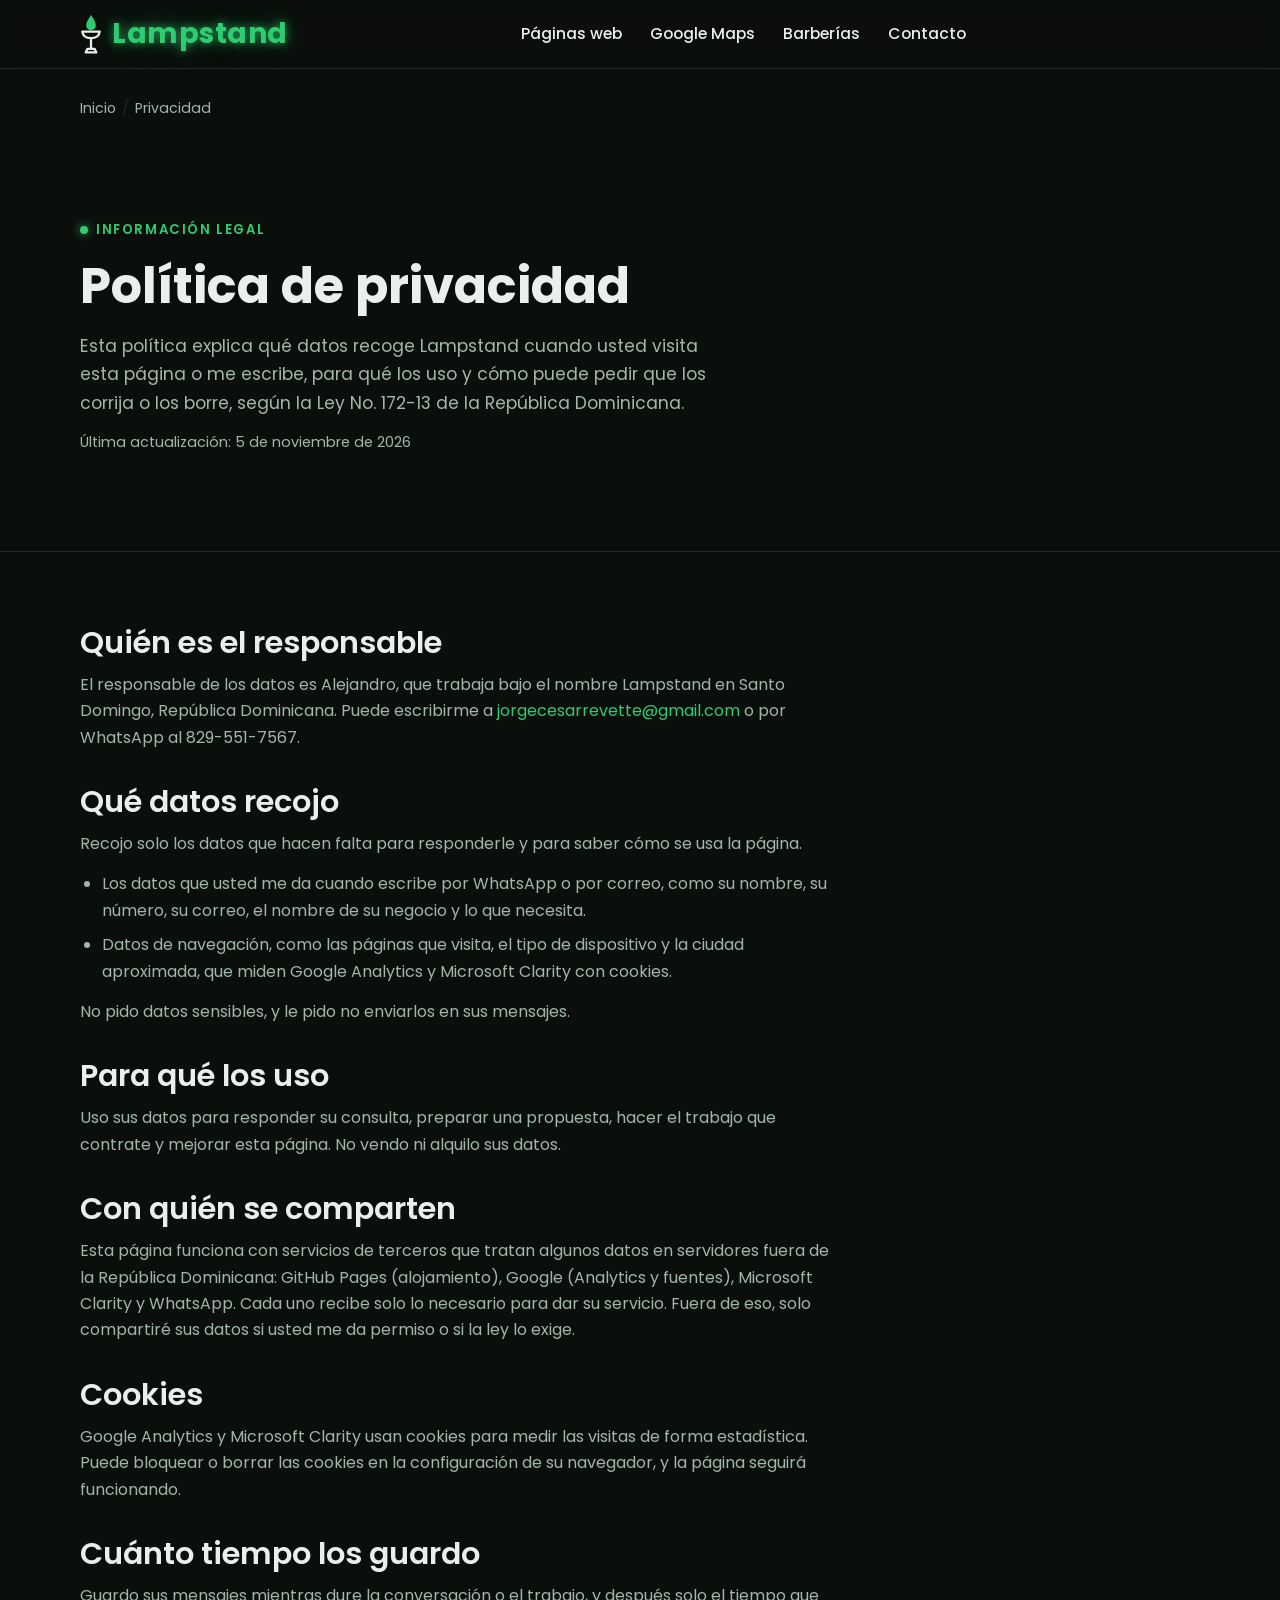
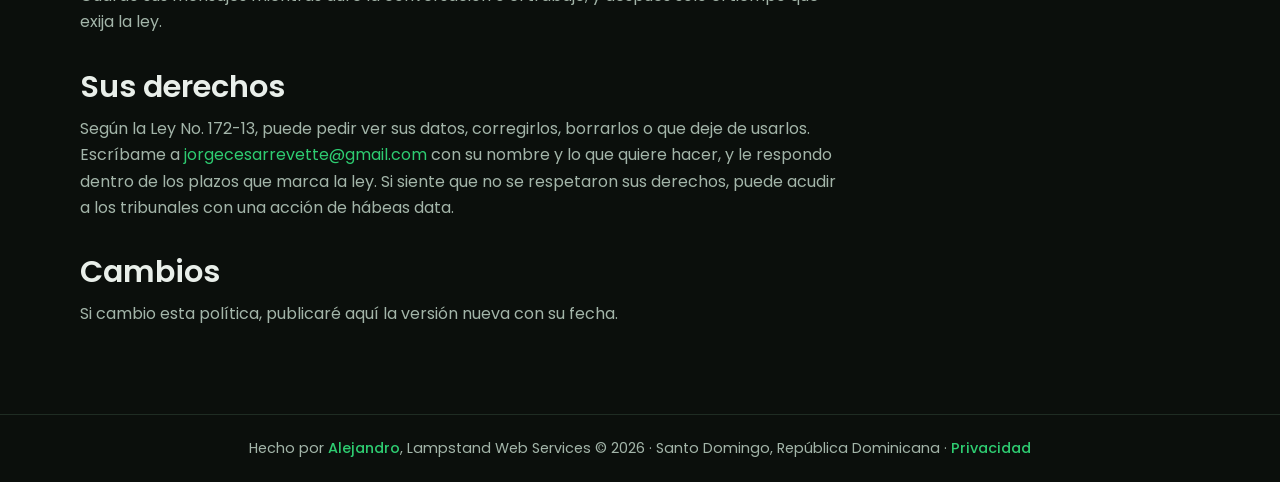
<file: privacidad/index.html>
<!DOCTYPE html>
<html lang="es">
<head>
    <meta charset="UTF-8">
    <meta name="viewport" content="width=device-width, initial-scale=1.0">

    <!-- Google Analytics 4 -->
    <script async src="https://www.googletagmanager.com/gtag/js?id=G-BB15ZYWV15"></script>
    <script>
        window.dataLayer = window.dataLayer || [];
        function gtag(){dataLayer.push(arguments);}
        gtag('js', new Date());
        gtag('config', 'G-BB15ZYWV15');
    </script>

    <!-- Microsoft Clarity -->
    <script>
        (function(c,l,a,r,i,t,y){
            c[a]=c[a]||function(){(c[a].q=c[a].q||[]).push(arguments)};
            t=l.createElement(r);t.async=1;t.src="https://www.clarity.ms/tag/"+i;
            y=l.getElementsByTagName(r)[0];y.parentNode.insertBefore(t,y);
        })(window, document, "clarity", "script", "z00vw6f5f6");
    </script>

    <title>Política de privacidad | Lampstand Web Services</title>
    <meta name="description" content="Cómo Lampstand trata los datos de quienes visitan esta página o escriben por WhatsApp o correo, según la Ley No. 172-13 de la República Dominicana.">
    <meta name="robots" content="noindex, follow">
    <meta name="author" content="Alejandro">
    <link rel="canonical" href="https://jorgecesar7.github.io/privacidad/">
    <meta name="theme-color" content="#0b0f0c">

    <meta property="og:type" content="website">
    <meta property="og:site_name" content="Lampstand Web Services">
    <meta property="og:url" content="https://jorgecesar7.github.io/privacidad/">
    <meta property="og:title" content="Política de privacidad | Lampstand Web Services">
    <meta property="og:description" content="Cómo Lampstand trata los datos de quienes visitan esta página o escriben por WhatsApp o correo, según la Ley No. 172-13 de la República Dominicana.">
    <meta property="og:image" content="https://jorgecesar7.github.io/img/og-lampstand.jpg">
    <meta property="og:image:width" content="1200">
    <meta property="og:image:height" content="630">
    <meta property="og:image:alt" content="Lampstand Web Services, páginas web y SEO en Santo Domingo">
    <meta property="og:locale" content="es_DO">
    <meta name="twitter:card" content="summary_large_image">
    <meta name="twitter:title" content="Política de privacidad | Lampstand Web Services">
    <meta name="twitter:description" content="Cómo Lampstand trata los datos de quienes visitan esta página o escriben por WhatsApp o correo, según la Ley No. 172-13 de la República Dominicana.">
    <meta name="twitter:image" content="https://jorgecesar7.github.io/img/og-lampstand.jpg">

    <link rel="icon" type="image/png" sizes="48x48" href="/img/favicon.png">
    <link rel="apple-touch-icon" sizes="180x180" href="/img/apple-touch-icon.png">
    <link rel="preconnect" href="https://fonts.googleapis.com">
    <link rel="preconnect" href="https://fonts.gstatic.com" crossorigin>
    <link href="https://fonts.googleapis.com/css2?family=Poppins:wght@400;500;600;700&display=swap" rel="stylesheet">
    <link rel="stylesheet" href="/icons.css">
    <link rel="stylesheet" href="/styles.css">
    <link rel="stylesheet" href="/pages.css">

    <script type="application/ld+json">
    {
      "@context": "https://schema.org",
      "@graph": [
        {
          "@type": "WebPage",
          "@id": "https://jorgecesar7.github.io/privacidad/#webpage",
          "url": "https://jorgecesar7.github.io/privacidad/",
          "name": "Política de privacidad | Lampstand Web Services",
          "description": "Cómo Lampstand trata los datos de quienes visitan esta página o escriben por WhatsApp o correo, según la Ley No. 172-13 de la República Dominicana.",
          "inLanguage": "es-DO",
          "isPartOf": {
            "@id": "https://jorgecesar7.github.io/#website"
          },
          "breadcrumb": {
            "@id": "https://jorgecesar7.github.io/privacidad/#breadcrumb"
          },
          "publisher": {
            "@id": "https://jorgecesar7.github.io/#organization"
          },
          "dateModified": "2026-11-05T00:00:00-04:00"
        },
        {
          "@type": "BreadcrumbList",
          "@id": "https://jorgecesar7.github.io/privacidad/#breadcrumb",
          "itemListElement": [
            {
              "@type": "ListItem",
              "position": 1,
              "name": "Inicio",
              "item": "https://jorgecesar7.github.io/"
            },
            {
              "@type": "ListItem",
              "position": 2,
              "name": "Privacidad",
              "item": "https://jorgecesar7.github.io/privacidad/"
            }
          ]
        }
      ]
    }
    </script>
</head>
<body>

    <a class="skip-link" href="#main">Saltar al contenido</a>

    <header class="nav">
        <div class="nav-inner">
            <a class="logo" href="/" aria-label="Lampstand, inicio"><svg viewBox="240 140 240 450" aria-hidden="true" focusable="false"><path fill="#2ecc71" d="M360 150 C 392 200 414 232 414 266 C 414 298 390 320 360 320 C 330 320 306 298 306 266 C 306 232 328 200 360 150 Z"/><path fill="none" stroke="currentColor" stroke-width="26" stroke-linecap="round" stroke-linejoin="round" d="M262 338 H 458 C 452 386 412 412 360 412 C 308 412 268 386 262 338 Z"/><path stroke="currentColor" stroke-width="26" stroke-linecap="round" d="M360 414 V 530"/><path fill="none" stroke="currentColor" stroke-width="26" stroke-linecap="round" stroke-linejoin="round" d="M300 572 L 320 532 H 400 L 420 572 Z"/></svg><span>Lampstand</span></a>

            <nav class="links" aria-label="Principal">
                <a href="/paginas-web/">Páginas web</a>
                <a href="/google-maps/">Google Maps</a>
                <a href="/pagina-web-para-barberias/">Barberías</a>
                <a href="/#contact">Contacto</a>
            </nav>

            <div class="nav-actions">
                <button type="button" class="menu-toggle" aria-expanded="false" aria-controls="mobile-menu" aria-label="Abrir menú">
                    <i class="ph ph-list" aria-hidden="true"></i>
                </button>
            </div>
        </div>

        <nav class="mobile-menu" id="mobile-menu" aria-label="Menú móvil" hidden>
            <a href="/">Inicio</a>
            <a href="/paginas-web/">Páginas web</a>
            <a href="/google-maps/">Google Maps</a>
            <a href="/pagina-web-para-barberias/">Barberías</a>
            <a href="/#contact">Contacto</a>
        </nav>
    </header>

    <main id="main">
        <div class="container">
            <nav class="crumbs" aria-label="Ruta">
                <ol>
                    <li><a href="/">Inicio</a></li>
                    <li><span aria-current="page">Privacidad</span></li>
                </ol>
            </nav>
        </div>

        <section class="page-hero">
            <div class="container">
                <div>
                    <p class="eyebrow">Información legal</p>
                    <h1>Política de privacidad</h1>
                    <p class="lead">Esta política explica qué datos recoge Lampstand cuando usted visita esta página o me escribe, para qué los uso y cómo puede pedir que los corrija o los borre, según la Ley No. 172-13 de la República Dominicana.</p>
                    <p class="updated">Última actualización: <time datetime="2026-11-05">5 de noviembre de 2026</time></p>
                </div>
            </div>
        </section>

        <section class="block">
            <div class="container">
            <div class="legal">
                <h2>Quién es el responsable</h2>
                <p>El responsable de los datos es Alejandro, que trabaja bajo el nombre Lampstand en Santo Domingo, República Dominicana. Puede escribirme a <a href="mailto:jorgecesarrevette@gmail.com">jorgecesarrevette@gmail.com</a> o por WhatsApp al 829-551-7567.</p>

                <h2>Qué datos recojo</h2>
                <p>Recojo solo los datos que hacen falta para responderle y para saber cómo se usa la página.</p>
                <ul>
                    <li>Los datos que usted me da cuando escribe por WhatsApp o por correo, como su nombre, su número, su correo, el nombre de su negocio y lo que necesita.</li>
                    <li>Datos de navegación, como las páginas que visita, el tipo de dispositivo y la ciudad aproximada, que miden Google Analytics y Microsoft Clarity con cookies.</li>
                </ul>
                <p>No pido datos sensibles, y le pido no enviarlos en sus mensajes.</p>

                <h2>Para qué los uso</h2>
                <p>Uso sus datos para responder su consulta, preparar una propuesta, hacer el trabajo que contrate y mejorar esta página. No vendo ni alquilo sus datos.</p>

                <h2>Con quién se comparten</h2>
                <p>Esta página funciona con servicios de terceros que tratan algunos datos en servidores fuera de la República Dominicana: GitHub Pages (alojamiento), Google (Analytics y fuentes), Microsoft Clarity y WhatsApp. Cada uno recibe solo lo necesario para dar su servicio. Fuera de eso, solo compartiré sus datos si usted me da permiso o si la ley lo exige.</p>

                <h2>Cookies</h2>
                <p>Google Analytics y Microsoft Clarity usan cookies para medir las visitas de forma estadística. Puede bloquear o borrar las cookies en la configuración de su navegador, y la página seguirá funcionando.</p>

                <h2>Cuánto tiempo los guardo</h2>
                <p>Guardo sus mensajes mientras dure la conversación o el trabajo, y después solo el tiempo que exija la ley.</p>

                <h2>Sus derechos</h2>
                <p>Según la Ley No. 172-13, puede pedir ver sus datos, corregirlos, borrarlos o que deje de usarlos. Escríbame a <a href="mailto:jorgecesarrevette@gmail.com">jorgecesarrevette@gmail.com</a> con su nombre y lo que quiere hacer, y le respondo dentro de los plazos que marca la ley. Si siente que no se respetaron sus derechos, puede acudir a los tribunales con una acción de hábeas data.</p>

                <h2>Cambios</h2>
                <p>Si cambio esta política, publicaré aquí la versión nueva con su fecha.</p>
            </div>
            </div>
        </section>
    </main>

    <footer class="footer">
        <p>Hecho por <a href="/">Alejandro</a>, Lampstand Web Services &copy; 2026 · Santo Domingo, República Dominicana · <a href="/privacidad/" aria-current="page">Privacidad</a></p>
    </footer>

    <script>
        (function () {
            var btn = document.querySelector('.menu-toggle');
            var menu = document.getElementById('mobile-menu');
            if (!btn || !menu) return;
            btn.addEventListener('click', function () {
                var open = btn.getAttribute('aria-expanded') === 'true';
                btn.setAttribute('aria-expanded', String(!open));
                btn.setAttribute('aria-label', open ? 'Abrir menú' : 'Cerrar menú');
                btn.querySelector('i').className = open ? 'ph ph-list' : 'ph ph-x';
                menu.hidden = open;
            });
        })();
    </script>
    <script>
    /* Contact clicks: GA4 whatsapp_click (key event), email_click or phone_click, plus a Clarity tag. */
    document.addEventListener("click", function (e) {
        var a = e.target.closest && e.target.closest('a[href^="https://wa.me/"], a[href^="mailto:"], a[href^="tel:"]');
        if (!a) return;
        var href = a.getAttribute("href");
        var method = href.indexOf("wa.me") > -1 ? "whatsapp" : (href.indexOf("mailto:") === 0 ? "email" : "phone");
        var section = a.closest("section, header, footer");
        var where = section ? (section.id || section.className.split(" ")[0]) : "page";
        if (typeof window.gtag === "function") window.gtag("event", method + "_click", { link_location: where });
        if (typeof window.clarity === "function") window.clarity("event", "contact_" + method);
    });
    </script>
</body>
</html>
</file>
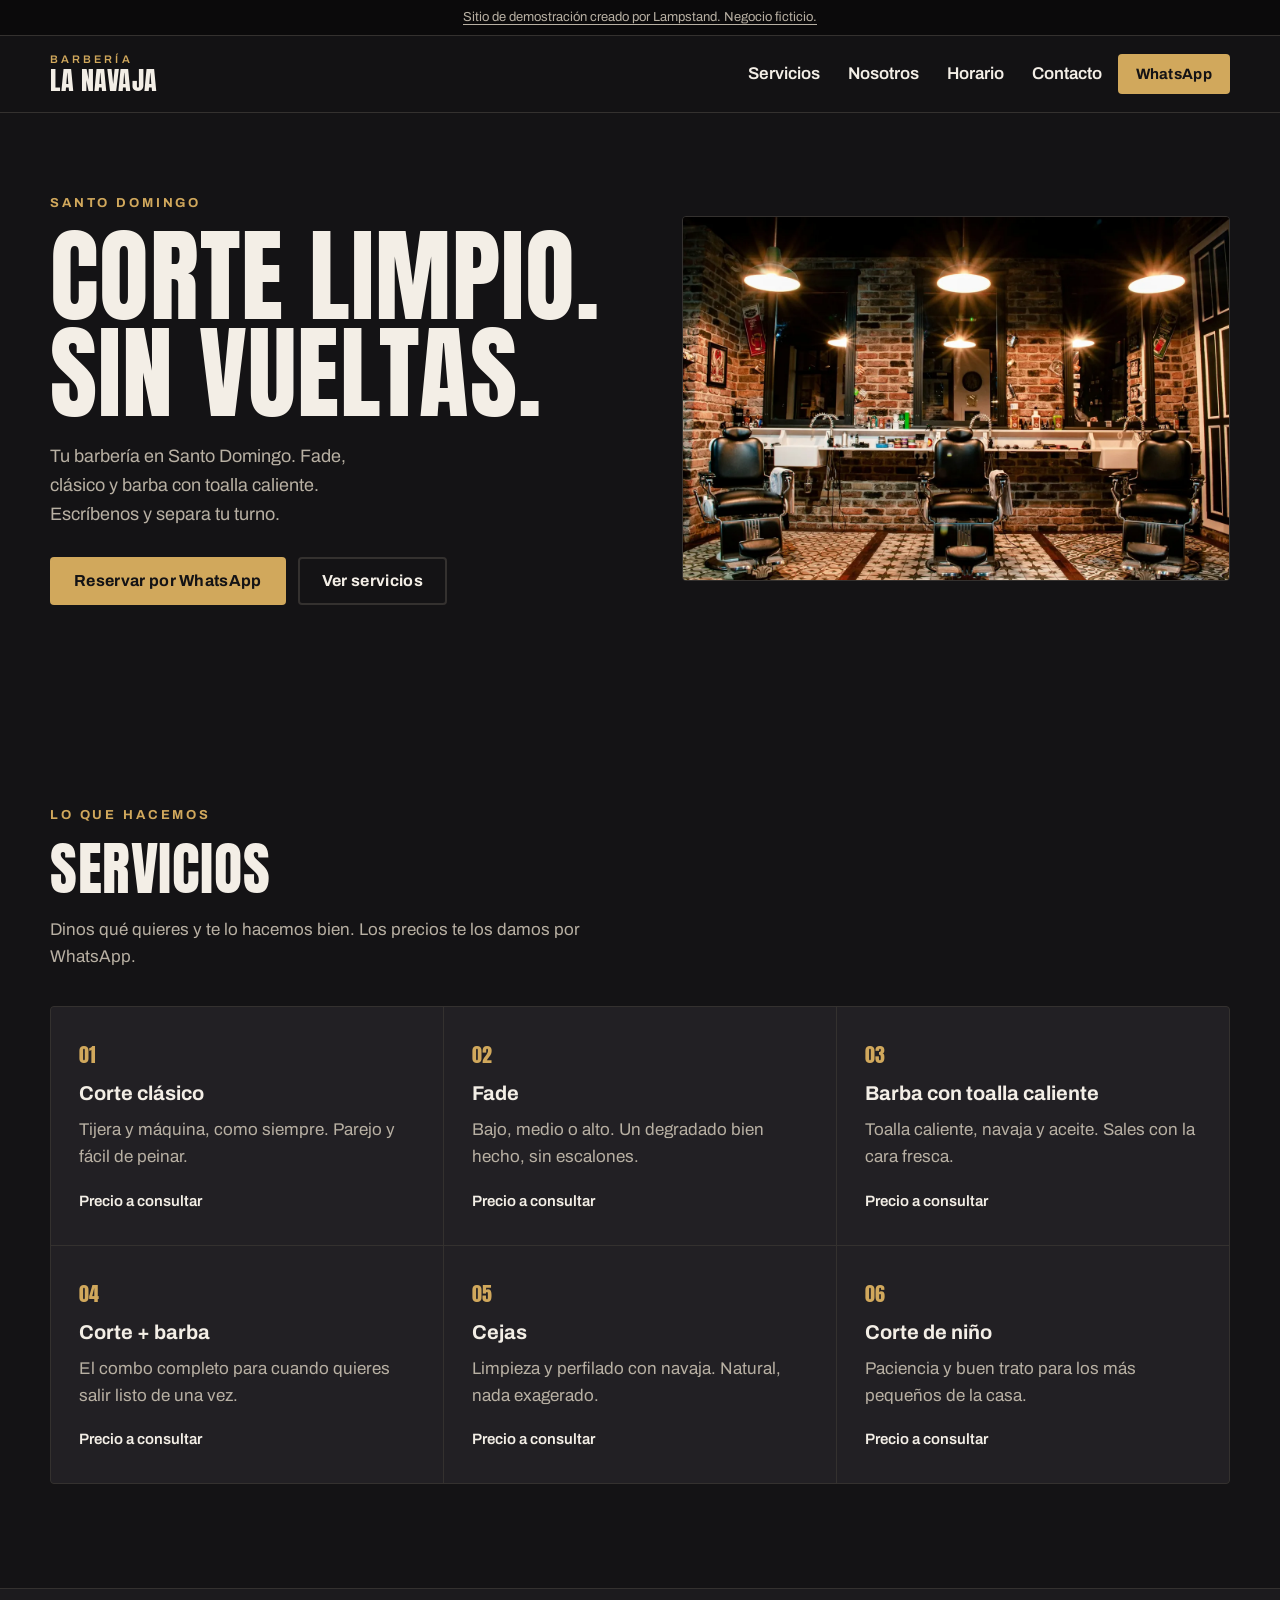
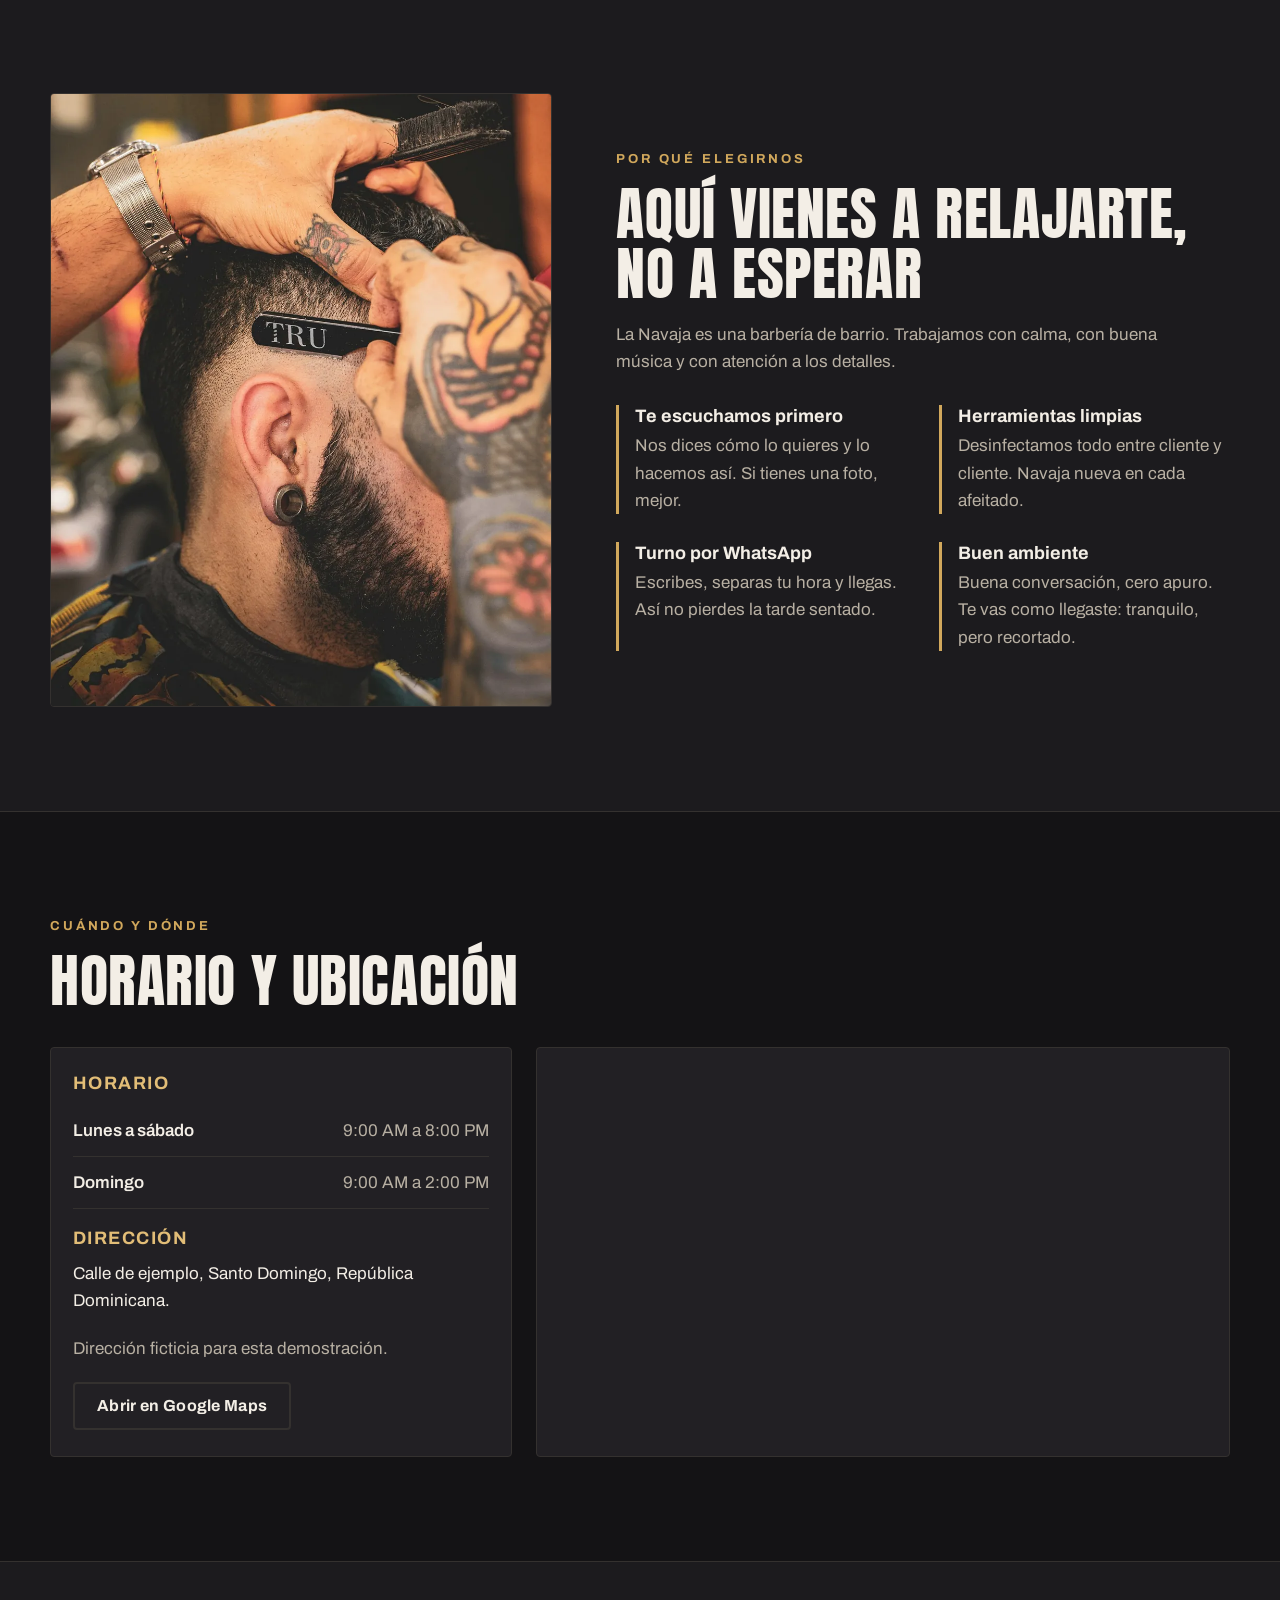
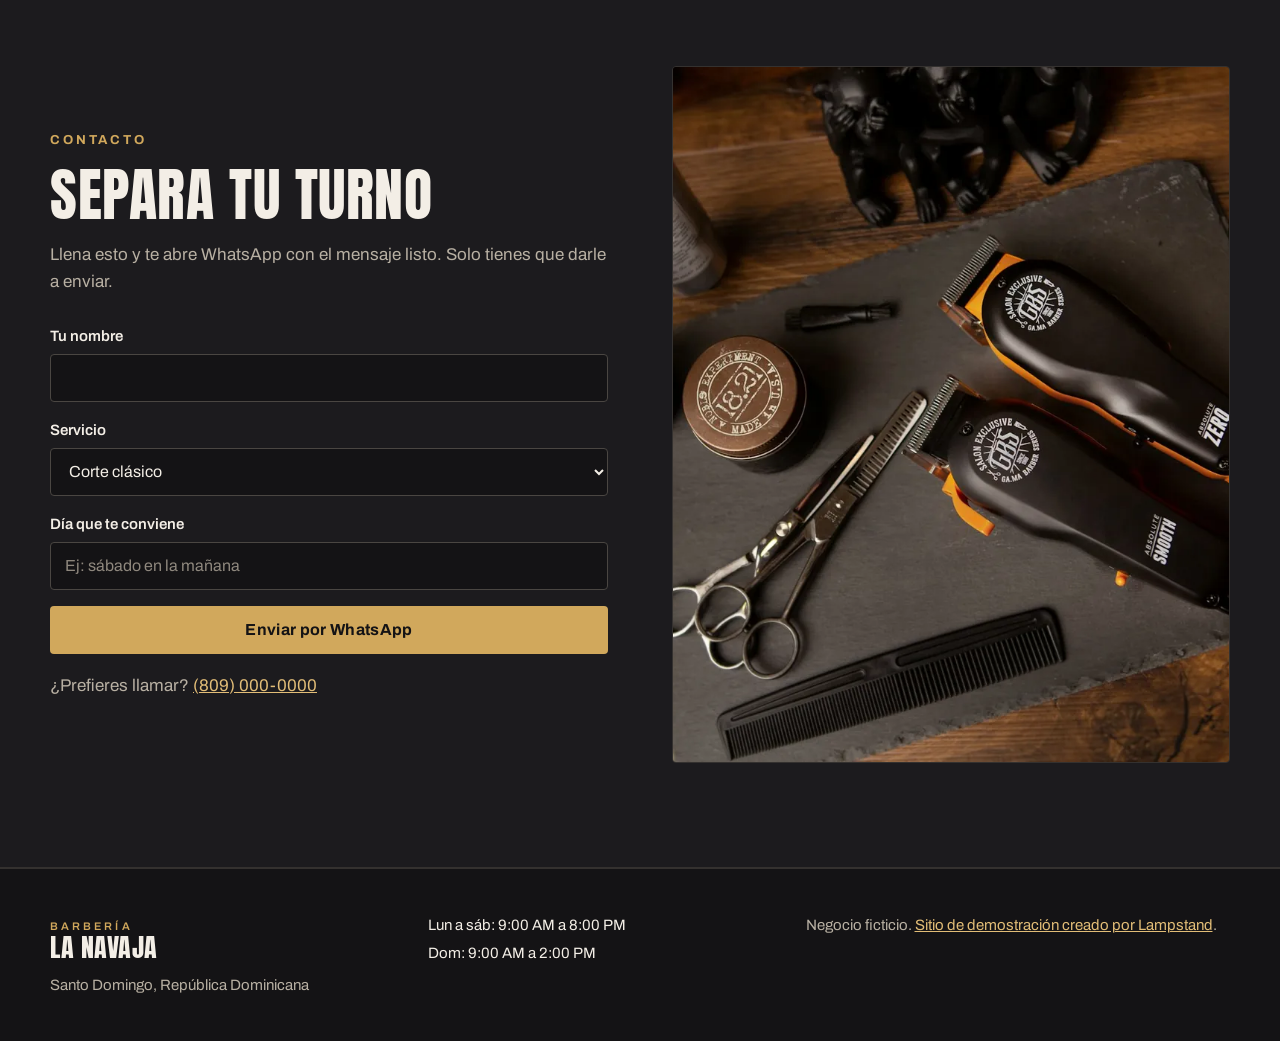
<file: demos/barberia/index.html>
<!doctype html>
<html lang="es">
<head>
  <meta charset="utf-8">
  <meta name="viewport" content="width=device-width, initial-scale=1">
  <title>Barbería La Navaja | Barbería en Santo Domingo (demo)</title>
  <meta name="description" content="Barbería La Navaja en Santo Domingo: corte clásico, fade, barba con toalla caliente y más. Sitio de demostración, negocio ficticio.">
  <meta name="robots" content="noindex, follow">
  <meta name="theme-color" content="#141315">
  <link rel="preload" href="fonts/anton-latin-400-normal.woff2" as="font" type="font/woff2" crossorigin>
  <link rel="preload" href="fonts/archivo-latin-400-normal.woff2" as="font" type="font/woff2" crossorigin>
  <link rel="stylesheet" href="styles.css">
  <script>document.documentElement.classList.add("js");</script>
</head>
<body>
  <a class="skip" href="#contenido">Saltar al contenido</a>

  <div class="demo-banner">
    <a href="/pagina-web-para-barberias/">Sitio de demostración creado por Lampstand. Negocio ficticio.</a>
  </div>

  <header class="header" id="inicio">
    <div class="wrap header__inner">
      <a class="logo" href="#inicio" aria-label="Barbería La Navaja, ir al inicio">
        <span class="logo__small">Barbería</span>
        <span class="logo__big">La Navaja</span>
      </a>
      <button class="menu-toggle" type="button" aria-expanded="false" aria-controls="menu">Menú</button>
      <nav class="nav" id="menu" aria-label="Principal">
        <ul>
          <li><a href="#servicios">Servicios</a></li>
          <li><a href="#nosotros">Nosotros</a></li>
          <li><a href="#horario">Horario</a></li>
          <li><a href="#contacto">Contacto</a></li>
        </ul>
      </nav>
      <a class="btn btn--brass btn--sm header__wa" href="https://wa.me/18090000000" target="_blank" rel="noopener">WhatsApp</a>
    </div>
  </header>

  <main id="contenido">
    <section class="hero">
      <div class="wrap hero__grid">
        <div class="hero__text">
          <p class="eyebrow">Santo Domingo</p>
          <h1>Corte limpio.<br>Sin vueltas.</h1>
          <p class="hero__sub">Tu barbería en Santo Domingo. Fade, clásico y barba con toalla caliente. Escríbenos y separa tu turno.</p>
          <div class="hero__actions">
            <a class="btn btn--brass" href="https://wa.me/18090000000?text=Hola%2C%20quiero%20reservar%20un%20turno%20en%20La%20Navaja" target="_blank" rel="noopener">Reservar por WhatsApp</a>
            <a class="btn btn--ghost" href="#servicios">Ver servicios</a>
          </div>
        </div>
        <figure class="hero__media">
          <img src="img/barberia-interior.webp" width="1400" height="930" alt="Interior de una barbería con tres sillones de cuero negro, espejos, lámparas colgantes y pared de ladrillo" fetchpriority="high">
        </figure>
      </div>
    </section>

    <section class="section" id="servicios" aria-labelledby="servicios-titulo">
      <div class="wrap">
        <div class="section__head">
          <p class="eyebrow">Lo que hacemos</p>
          <h2 id="servicios-titulo">Servicios</h2>
          <p class="section__lead">Dinos qué quieres y te lo hacemos bien. Los precios te los damos por WhatsApp.</p>
        </div>
        <ul class="services">
          <li class="service reveal">
            <span class="service__num" aria-hidden="true">01</span>
            <h3>Corte clásico</h3>
            <p>Tijera y máquina, como siempre. Parejo y fácil de peinar.</p>
            <p class="service__price">Precio a consultar</p>
          </li>
          <li class="service reveal">
            <span class="service__num" aria-hidden="true">02</span>
            <h3>Fade</h3>
            <p>Bajo, medio o alto. Un degradado bien hecho, sin escalones.</p>
            <p class="service__price">Precio a consultar</p>
          </li>
          <li class="service reveal">
            <span class="service__num" aria-hidden="true">03</span>
            <h3>Barba con toalla caliente</h3>
            <p>Toalla caliente, navaja y aceite. Sales con la cara fresca.</p>
            <p class="service__price">Precio a consultar</p>
          </li>
          <li class="service reveal">
            <span class="service__num" aria-hidden="true">04</span>
            <h3>Corte + barba</h3>
            <p>El combo completo para cuando quieres salir listo de una vez.</p>
            <p class="service__price">Precio a consultar</p>
          </li>
          <li class="service reveal">
            <span class="service__num" aria-hidden="true">05</span>
            <h3>Cejas</h3>
            <p>Limpieza y perfilado con navaja. Natural, nada exagerado.</p>
            <p class="service__price">Precio a consultar</p>
          </li>
          <li class="service reveal">
            <span class="service__num" aria-hidden="true">06</span>
            <h3>Corte de niño</h3>
            <p>Paciencia y buen trato para los más pequeños de la casa.</p>
            <p class="service__price">Precio a consultar</p>
          </li>
        </ul>
      </div>
    </section>

    <section class="section section--alt" id="nosotros" aria-labelledby="nosotros-titulo">
      <div class="wrap about">
        <figure class="about__media reveal">
          <img src="img/corte-navaja.webp" width="960" height="1200" alt="Barbero perfilando con navaja el corte de un cliente con barba, de cerca junto a la oreja" loading="lazy">
        </figure>
        <div class="about__text">
          <p class="eyebrow">Por qué elegirnos</p>
          <h2 id="nosotros-titulo">Aquí vienes a relajarte, no a esperar</h2>
          <p class="section__lead">La Navaja es una barbería de barrio. Trabajamos con calma, con buena música y con atención a los detalles.</p>
          <ul class="points">
            <li class="reveal">
              <h3>Te escuchamos primero</h3>
              <p>Nos dices cómo lo quieres y lo hacemos así. Si tienes una foto, mejor.</p>
            </li>
            <li class="reveal">
              <h3>Herramientas limpias</h3>
              <p>Desinfectamos todo entre cliente y cliente. Navaja nueva en cada afeitado.</p>
            </li>
            <li class="reveal">
              <h3>Turno por WhatsApp</h3>
              <p>Escribes, separas tu hora y llegas. Así no pierdes la tarde sentado.</p>
            </li>
            <li class="reveal">
              <h3>Buen ambiente</h3>
              <p>Buena conversación, cero apuro. Te vas como llegaste: tranquilo, pero recortado.</p>
            </li>
          </ul>
        </div>
      </div>
    </section>

    <section class="section" id="horario" aria-labelledby="horario-titulo">
      <div class="wrap">
        <div class="section__head">
          <p class="eyebrow">Cuándo y dónde</p>
          <h2 id="horario-titulo">Horario y ubicación</h2>
        </div>
        <div class="visit">
          <div class="hours reveal">
            <h3>Horario</h3>
            <dl class="hours__list">
              <div><dt>Lunes a sábado</dt><dd>9:00 AM a 8:00 PM</dd></div>
              <div><dt>Domingo</dt><dd>9:00 AM a 2:00 PM</dd></div>
            </dl>
            <h3>Dirección</h3>
            <p>Calle de ejemplo, Santo Domingo, República Dominicana.</p>
            <p class="muted">Dirección ficticia para esta demostración.</p>
            <a class="btn btn--ghost" href="https://www.google.com/maps?q=Santo+Domingo" target="_blank" rel="noopener">Abrir en Google Maps</a>
          </div>
          <div class="map reveal">
            <iframe src="https://www.google.com/maps?q=Santo+Domingo&amp;output=embed" title="Mapa de Santo Domingo" width="600" height="450" loading="lazy" referrerpolicy="no-referrer-when-downgrade"></iframe>
          </div>
        </div>
      </div>
    </section>

    <section class="section section--alt" id="contacto" aria-labelledby="contacto-titulo">
      <div class="wrap contact">
        <div class="contact__text">
          <p class="eyebrow">Contacto</p>
          <h2 id="contacto-titulo">Separa tu turno</h2>
          <p class="section__lead">Llena esto y te abre WhatsApp con el mensaje listo. Solo tienes que darle a enviar.</p>
          <form class="form" id="wa-form" data-wa="18090000000" data-negocio="La Navaja">
            <div class="field">
              <label for="nombre">Tu nombre</label>
              <input id="nombre" name="nombre" type="text" autocomplete="given-name" required>
            </div>
            <div class="field">
              <label for="servicio">Servicio</label>
              <select id="servicio" name="servicio">
                <option>Corte clásico</option>
                <option>Fade</option>
                <option>Barba con toalla caliente</option>
                <option>Corte + barba</option>
                <option>Cejas</option>
                <option>Corte de niño</option>
              </select>
            </div>
            <div class="field">
              <label for="dia">Día que te conviene</label>
              <input id="dia" name="dia" type="text" placeholder="Ej: sábado en la mañana">
            </div>
            <button class="btn btn--brass" type="submit">Enviar por WhatsApp</button>
          </form>
          <p class="contact__alt">¿Prefieres llamar? <a href="tel:+18090000000">(809) 000-0000</a></p>
        </div>
        <figure class="contact__media reveal">
          <img src="img/herramientas.webp" width="1400" height="934" alt="Máquinas de cortar, tijeras, peine y productos para el cabello sobre una tabla de pizarra" loading="lazy">
        </figure>
      </div>
    </section>
  </main>

  <footer class="footer">
    <div class="wrap footer__inner">
      <div>
        <p class="logo logo--footer"><span class="logo__small">Barbería</span><span class="logo__big">La Navaja</span></p>
        <p class="muted">Santo Domingo, República Dominicana</p>
      </div>
      <div>
        <p>Lun a sáb: 9:00 AM a 8:00 PM</p>
        <p>Dom: 9:00 AM a 2:00 PM</p>
      </div>
      <p class="footer__note">Negocio ficticio. <a href="/pagina-web-para-barberias/">Sitio de demostración creado por Lampstand</a>.</p>
    </div>
  </footer>

  <a class="wa-float" href="https://wa.me/18090000000" target="_blank" rel="noopener">WhatsApp</a>

  <script src="script.js" defer></script>
</body>
</html>
</file>
<file: icons.css>
/* Phosphor Icons (MIT), regular weight, subset to the icons used on this page. */
@font-face {
    font-family: "Phosphor";
    src: url("fonts/phosphor-subset.woff2") format("woff2");
    font-weight: normal;
    font-style: normal;
    font-display: block;
}

.ph {
    font-family: "Phosphor" !important;
    speak: never;
    font-style: normal;
    font-weight: normal;
    font-variant: normal;
    text-transform: none;
    line-height: 1;
    -webkit-font-smoothing: antialiased;
    -moz-osx-font-smoothing: grayscale;
}

.ph.ph-list:before{content:"\e2f0";}
.ph.ph-x:before{content:"\e4f6";}
.ph.ph-whatsapp-logo:before{content:"\e5d0";}
.ph.ph-github-logo:before{content:"\e576";}
.ph.ph-linkedin-logo:before{content:"\e2ee";}
.ph.ph-magnifying-glass:before{content:"\e30c";}
.ph.ph-code:before{content:"\e1bc";}
.ph.ph-chart-line-up:before{content:"\e156";}
.ph.ph-browser:before{content:"\e0f4";}
.ph.ph-map-pin:before{content:"\e316";}
.ph.ph-gauge:before{content:"\e628";}
.ph.ph-chart-bar:before{content:"\e150";}
.ph.ph-envelope-simple:before{content:"\e218";}
</file>
<file: styles.css>
:root {
    --bg: #0b0f0c;
    --surface: #111813;
    --surface-2: #16201a;
    --line: #1f2c23;
    --text: #e9efea;
    --muted: #a3b5a9;
    --accent: #2ecc71;
    --accent-soft: rgba(46, 204, 113, 0.14);
    --accent-ink: #06140b;
    --glow: 0 0 10px rgba(46, 204, 113, 0.75), 0 0 24px rgba(46, 204, 113, 0.35);
    --radius: 14px;
    --radius-sm: 10px;
    --nav-h: 68px;
}

*,
*::before,
*::after {
    margin: 0;
    padding: 0;
    box-sizing: border-box;
}

html {
    scroll-behavior: smooth;
    scroll-padding-top: calc(var(--nav-h) + 12px);
}

body {
    overflow-x: clip;
    font-family: 'Poppins', system-ui, sans-serif;
    background: var(--bg);
    color: var(--text);
    line-height: 1.65;
    overflow-x: hidden;
    -webkit-font-smoothing: antialiased;
}

img { max-width: 100%; display: block; }
a { color: inherit; text-decoration: none; }
ul, ol { list-style: none; }

:focus-visible {
    outline: 2px solid var(--accent);
    outline-offset: 3px;
    border-radius: 6px;
}

.skip-link {
    position: absolute;
    left: 12px;
    top: -60px;
    background: var(--accent);
    color: var(--accent-ink);
    padding: 8px 14px;
    border-radius: var(--radius-sm);
    font-weight: 600;
    z-index: 200;
}
.skip-link:focus { top: 12px; }

.container {
    width: min(1120px, 100% - 32px);
    margin-inline: auto;
}

.glow {
    color: var(--accent);
    text-shadow: var(--glow);
}

/* Scrollbar */
::-webkit-scrollbar { width: 10px; }
::-webkit-scrollbar-track { background: var(--bg); }
::-webkit-scrollbar-thumb { background: #1d6b40; border-radius: 10px; }
::-webkit-scrollbar-thumb:hover { background: var(--accent); }

/* Navigation */
.nav {
    position: sticky;
    top: 0;
    z-index: 100;
    background: rgba(11, 15, 12, 0.82);
    backdrop-filter: blur(10px);
    -webkit-backdrop-filter: blur(10px);
    border-bottom: 1px solid var(--line);
}

.nav-inner {
    height: var(--nav-h);
    width: min(1120px, 100% - 32px);
    margin-inline: auto;
    display: flex;
    align-items: center;
    justify-content: space-between;
    gap: 16px;
}

.logo span {
    font-size: 1.75rem;
    font-weight: 700;
    color: var(--accent);
    text-shadow: var(--glow);
    letter-spacing: 0.5px;
}

.links { display: flex; gap: 28px; }

.links a {
    position: relative;
    font-weight: 500;
    font-size: 0.98rem;
    color: var(--text);
    transition: color 0.2s ease, text-shadow 0.2s ease;
}

.links a::after {
    content: "";
    position: absolute;
    left: 0;
    bottom: -4px;
    width: 0;
    height: 2px;
    background: var(--accent);
    transition: width 0.2s ease;
}

.links a:hover { color: var(--accent); text-shadow: var(--glow); }
.links a:hover::after { width: 100%; }

.nav-actions { display: flex; align-items: center; gap: 10px; }

/* Language switch */
.lang-switch {
    position: relative;
    display: inline-flex;
    padding: 3px;
    border: 1px solid rgba(46, 204, 113, 0.45);
    border-radius: 999px;
    background: var(--surface);
    box-shadow: inset 0 0 12px rgba(46, 204, 113, 0.08);
}

.lang-btn {
    position: relative;
    z-index: 1;
    width: 42px;
    height: 30px;
    border: 0;
    background: transparent;
    color: var(--muted);
    font: 600 0.8rem/1 'Poppins', sans-serif;
    letter-spacing: 1px;
    border-radius: 999px;
    cursor: pointer;
    transition: color 0.25s ease;
}

.lang-btn.is-active { color: var(--accent-ink); }
.lang-btn:not(.is-active):hover { color: var(--accent); }

.lang-thumb {
    position: absolute;
    top: 3px;
    left: 3px;
    width: 42px;
    height: 30px;
    border-radius: 999px;
    background: var(--accent);
    box-shadow: 0 0 12px rgba(46, 204, 113, 0.6);
    transition: transform 0.3s cubic-bezier(.4, 0, .2, 1);
}

.lang-switch[data-active="en"] .lang-thumb { transform: translateX(42px); }

.menu-toggle {
    display: none;
    width: 42px;
    height: 42px;
    border: 1px solid var(--line);
    border-radius: var(--radius-sm);
    background: var(--surface);
    color: var(--text);
    font-size: 1.4rem;
    cursor: pointer;
    align-items: center;
    justify-content: center;
}

.mobile-menu {
    display: grid;
    border-top: 1px solid var(--line);
    background: rgba(11, 15, 12, 0.97);
}

.mobile-menu[hidden] { display: none; }

.mobile-menu a {
    padding: 14px 20px;
    font-weight: 500;
    border-bottom: 1px solid var(--line);
}

.mobile-menu a:hover { color: var(--accent); }

/* Hero */
.hero {
    min-height: calc(100dvh - var(--nav-h));
    display: flex;
    align-items: center;
    padding: 48px 0 64px;
}

.hero-inner {
    width: min(1120px, 100% - 32px);
    margin-inline: auto;
    display: grid;
    grid-template-columns: minmax(0, 0.9fr) minmax(0, 1.1fr);
    align-items: center;
    gap: 56px;
}

.hero-image {
    width: min(420px, 100%);
    aspect-ratio: 1;
    justify-self: center;
    border-radius: 50%;
    overflow: hidden;
    box-shadow: 0 0 0 3px rgba(46, 204, 113, 0.55), 0 0 30px rgba(46, 204, 113, 0.45), 0 0 70px rgba(46, 204, 113, 0.18);
}

.hero-image img { width: 100%; height: 100%; object-fit: cover; }

@media (hover: hover) and (prefers-reduced-motion: no-preference) {
    .hero-image:hover { animation: pulse 1.6s ease-in-out infinite; }
}

@keyframes pulse {
    0%, 100% { transform: scale(1); }
    50% { transform: scale(1.03); }
}

.hero h1 {
    font-size: clamp(2rem, 1.2rem + 3vw, 3.2rem);
    line-height: 1.15;
    font-weight: 700;
}

.hero h1 .h1-sub {
    display: block;
    margin-top: 10px;
    font-size: clamp(1rem, 0.85rem + 0.6vw, 1.3rem);
    font-weight: 600;
    line-height: 1.35;
    color: var(--text);
}

.typewriter {
    margin-top: 10px;
    min-height: 1.6em;
    font-size: clamp(1.15rem, 0.9rem + 1.2vw, 1.7rem);
    font-weight: 600;
    color: var(--accent);
    text-shadow: var(--glow);
}

.caret { margin-left: 2px; animation: blink 1s steps(1) infinite; }

@keyframes blink { 50% { opacity: 0; } }

.hero-sub {
    margin-top: 16px;
    max-width: 46ch;
    color: var(--muted);
    font-size: 1.05rem;
}

.hero-cta {
    margin-top: 28px;
    display: flex;
    flex-wrap: wrap;
    gap: 12px;
}

.btn {
    display: inline-flex;
    align-items: center;
    gap: 10px;
    height: 50px;
    padding: 0 22px;
    border-radius: var(--radius-sm);
    font-weight: 600;
    font-size: 0.98rem;
    white-space: nowrap;
    transition: transform 0.2s ease, box-shadow 0.2s ease, background 0.2s ease, color 0.2s ease;
}

.btn i { font-size: 1.3rem; }

.btn-primary {
    background: var(--accent);
    color: var(--accent-ink);
    box-shadow: 0 0 18px rgba(46, 204, 113, 0.35);
}

.btn-primary:hover {
    transform: scale(1.05);
    background: transparent;
    color: var(--accent);
    box-shadow: inset 0 0 0 2px var(--accent), 0 0 30px rgba(46, 204, 113, 0.55);
}

.btn-ghost {
    border: 1px solid rgba(46, 204, 113, 0.5);
    color: var(--accent);
}

.btn-ghost:hover { background: var(--accent-soft); transform: scale(1.05); box-shadow: 0 0 22px rgba(46, 204, 113, 0.35); }

.social { margin-top: 26px; display: flex; gap: 14px; }

.social a {
    width: 46px;
    height: 46px;
    display: grid;
    place-items: center;
    border: 2px solid rgba(46, 204, 113, 0.6);
    border-radius: 50%;
    color: var(--accent);
    font-size: 1.35rem;
    transition: transform 0.2s ease, background 0.2s ease, color 0.2s ease, box-shadow 0.2s ease;
}

.social a:hover {
    transform: scale(1.12);
    background: var(--accent);
    color: var(--accent-ink);
    box-shadow: 0 0 18px rgba(46, 204, 113, 0.6);
}

/* Sections */
section:not(.hero) { padding: 96px 0; }

.section-title {
    display: flex;
    justify-content: center;
    margin-bottom: 18px;
}

.section-title span {
    position: relative;
    font-size: clamp(1.6rem, 1.2rem + 1.4vw, 2.1rem);
    font-weight: 600;
    padding-bottom: 10px;
}

.section-title span::before,
.section-title span::after {
    content: "";
    position: absolute;
    left: 0;
    bottom: 0;
    height: 3px;
    width: 100%;
    background: var(--accent);
    box-shadow: 0 0 10px rgba(46, 204, 113, 0.6);
    border-radius: 3px;
}

.section-title span::after {
    bottom: -8px;
    width: 60%;
    left: 50%;
    transform: translateX(-50%);
}

.section-lead {
    text-align: center;
    color: var(--muted);
    max-width: 56ch;
    margin: 26px auto 48px;
}

/* About */
.about-grid {
    margin-top: 48px;
    display: grid;
    grid-template-columns: minmax(0, 0.95fr) minmax(0, 1.05fr);
    gap: 48px;
    align-items: center;
}

.about-image {
    border-radius: var(--radius);
    overflow: hidden;
    box-shadow: 0 0 0 1px rgba(46, 204, 113, 0.35), 0 0 30px rgba(46, 204, 113, 0.18);
}

.about-image img { width: 100%; height: auto; aspect-ratio: 735 / 521; object-fit: cover; transition: transform 0.6s ease; }

@media (hover: hover) and (prefers-reduced-motion: no-preference) {
    .about-image:hover img { transform: scale(1.04); }
}

.about-text h3 {
    font-size: 1.5rem;
    font-weight: 600;
    margin-bottom: 14px;
}

.about-text p { color: var(--muted); margin-bottom: 14px; max-width: 60ch; }

.quote {
    margin-top: 28px;
    padding: 18px 22px;
    border-left: 3px solid var(--accent);
    background: var(--surface);
    border-radius: 0 var(--radius-sm) var(--radius-sm) 0;
}

.quote p { color: var(--text); font-style: italic; margin-bottom: 8px; }
.quote cite { color: var(--accent); font-style: normal; font-size: 0.9rem; font-weight: 500; }

.terminal {
    background: #070a08;
    border: 1px solid rgba(46, 204, 113, 0.35);
    border-radius: var(--radius);
    box-shadow: 0 0 30px rgba(46, 204, 113, 0.12), inset 0 0 40px rgba(46, 204, 113, 0.04);
    overflow: hidden;
    font-family: ui-monospace, 'Cascadia Code', Consolas, monospace;
    font-size: 0.9rem;
}

.terminal-bar {
    display: flex;
    gap: 7px;
    padding: 12px 14px;
    border-bottom: 1px solid var(--line);
    background: var(--surface);
}

.terminal-bar span {
    width: 10px;
    height: 10px;
    border-radius: 50%;
    background: #2a3a30;
}

.terminal-body { padding: 18px 20px 20px; color: #b9f5cf; }

.prompt { color: var(--accent); }
.prompt span { color: var(--text); }

.terminal dl { margin: 12px 0 14px; display: grid; gap: 8px; }
.terminal dl div { display: grid; grid-template-columns: 136px 1fr; gap: 12px; }
.terminal dt { color: #6fae86; }
.terminal dt::after { content: ":"; }
.terminal dd { color: var(--text); }
.terminal dd.ok { color: var(--accent); text-shadow: 0 0 8px rgba(46, 204, 113, 0.5); }

.blink { animation: blink 1s steps(1) infinite; }

/* Skills */
.skills-layout {
    display: grid;
    grid-template-columns: minmax(0, 0.9fr) minmax(0, 1.1fr);
    gap: 18px;
    align-items: stretch;
}

.skills-layout .terminal { display: flex; flex-direction: column; }
.skills-layout .terminal-body { flex: 1; display: flex; flex-direction: column; }
.skills-layout .terminal dl { flex: 1; align-content: space-evenly; gap: 12px; }

.skills-grid {
    display: grid;
    grid-template-columns: 1fr 1fr;
    gap: 18px;
}

.skill-card {
    background: var(--surface);
    border: 1px solid var(--line);
    border-radius: var(--radius);
    padding: 26px;
    transition: border-color 0.25s ease, box-shadow 0.25s ease, transform 0.25s ease;
}

.skill-card:hover {
    border-color: rgba(46, 204, 113, 0.55);
    box-shadow: 0 0 24px rgba(46, 204, 113, 0.15);
    transform: translateY(-3px);
}

.skill-main {
    grid-column: span 2;
    background: radial-gradient(120% 90% at 0% 0%, rgba(46, 204, 113, 0.12), transparent 60%), var(--surface);
}

.skill-card > i {
    font-size: 1.9rem;
    color: var(--accent);
    text-shadow: var(--glow);
}

.skill-card h3 { margin: 10px 0 8px; font-size: 1.2rem; font-weight: 600; }
.skill-card > p { color: var(--muted); margin-bottom: 16px; max-width: 48ch; }

.chips { display: flex; flex-wrap: wrap; gap: 8px; margin-top: 12px; }

.chips li {
    padding: 6px 12px;
    border-radius: 999px;
    border: 1px solid rgba(46, 204, 113, 0.3);
    background: var(--accent-soft);
    color: #c9f7da;
    font-size: 0.85rem;
}

/* Experience / services */
.services { max-width: 820px; margin-inline: auto; }

.service {
    display: grid;
    grid-template-columns: 56px 1fr;
    gap: 18px;
    align-items: start;
    padding: 24px 0;
    border-bottom: 1px solid var(--line);
}

.service:last-child { border-bottom: 0; }

.service { border-radius: var(--radius-sm); transition: background 0.3s ease, padding 0.3s ease; }
.service > i { transition: background 0.3s ease, color 0.3s ease, box-shadow 0.3s ease; }

@media (hover: hover) {
    .service:hover { background: var(--accent-soft); padding-inline: 16px; }
    .service:hover > i { background: var(--accent); color: var(--accent-ink); box-shadow: 0 0 18px rgba(46, 204, 113, 0.6); }
}

.service > i {
    width: 56px;
    height: 56px;
    display: grid;
    place-items: center;
    border-radius: 50%;
    background: var(--accent-soft);
    border: 1px solid rgba(46, 204, 113, 0.45);
    color: var(--accent);
    font-size: 1.5rem;
}

.service h3 { font-size: 1.15rem; font-weight: 600; margin-bottom: 4px; }
.service p { color: var(--muted); }

/* Contact */
.contact-box {
    text-align: center;
    padding: 56px 28px;
    border: 1px solid rgba(46, 204, 113, 0.35);
    border-radius: var(--radius);
    background: radial-gradient(80% 120% at 50% 0%, rgba(46, 204, 113, 0.12), transparent 70%), var(--surface);
}

.contact-content h2 { font-size: clamp(1.5rem, 1.1rem + 1.5vw, 2.1rem); font-weight: 600; line-height: 1.25; }
.contact-content > p { color: var(--muted); margin: 12px auto 32px; max-width: 48ch; }

.contact-links {
    display: grid;
    grid-template-columns: repeat(2, minmax(0, 360px));
    justify-content: center;
    gap: 14px;
    text-align: left;
}

.contact-link {
    display: flex;
    align-items: center;
    gap: 14px;
    padding: 16px 20px;
    border-radius: var(--radius-sm);
    border: 1px solid var(--line);
    background: var(--bg);
    text-align: left;
    transition: border-color 0.2s ease, box-shadow 0.2s ease, transform 0.2s ease;
}

.contact-link:hover {
    border-color: var(--accent);
    box-shadow: 0 0 22px rgba(46, 204, 113, 0.25);
    transform: translateY(-2px);
}

.contact-link i { font-size: 1.9rem; color: var(--accent); }
.contact-link span { display: grid; color: var(--muted); font-size: 0.92rem; overflow-wrap: anywhere; min-width: 0; }
.contact-link strong { color: var(--text); font-weight: 600; font-size: 1rem; }

/* Footer */
.footer {
    border-top: 1px solid var(--line);
    padding: 22px 16px;
    text-align: center;
    color: var(--muted);
    font-size: 0.9rem;
}

.footer a { color: var(--accent); font-weight: 500; }

/* Reveal animations (replaces the old AOS library) */
/* Evita el scroll lateral en móvil mientras las animaciones fade-left/right están fuera de su sitio */
main { overflow-x: clip; }

.reveal[data-anim] {
    opacity: 0;
    transition: opacity var(--t, 0.9s) ease, transform var(--t, 0.9s) cubic-bezier(.2, .7, .2, 1);
    transition-delay: var(--d, 0ms);
}
.reveal[data-anim="fade-up"] { transform: translateY(24px); }
.reveal[data-anim="fade-left"] { transform: translateX(40px); }
.reveal[data-anim="fade-right"] { transform: translateX(-40px); }
.reveal[data-anim="zoom-in"] { transform: scale(0.85); }
.reveal[data-anim="zoom-out"] { transform: scale(1.15); }
.reveal[data-anim="flip-down"] { transform: perspective(900px) rotateX(-70deg); transform-origin: top center; }
.reveal[data-anim].is-visible { opacity: 1; transform: none; }

@media (prefers-reduced-motion: reduce) {
    html { scroll-behavior: auto; }
    .reveal[data-anim] { opacity: 1; transform: none; transition: none; }
    .caret, .blink { animation: none; }
    .btn, .social a, .skill-card, .contact-link, .lang-thumb { transition: none; }
}

/* Tablet */
@media (max-width: 960px) {
    .links { display: none; }
    .menu-toggle { display: inline-flex; }

    .hero { padding-top: 32px; }
    .hero-inner { grid-template-columns: 1fr; gap: 32px; text-align: center; }
    .hero-image { width: min(300px, 72vw); }
    .hero-sub { margin-inline: auto; }
    .hero-cta, .social { justify-content: center; }

    .about-grid { grid-template-columns: 1fr; gap: 32px; }
    .about-image { max-width: 560px; margin-inline: auto; }
    .skills-layout { grid-template-columns: 1fr; }
    .contact-links { grid-template-columns: minmax(0, 420px); }
}

/* Phone */
@media (max-width: 560px) {
    :root { --nav-h: 62px; }
    section:not(.hero) { padding: 72px 0; }
    .logo span { font-size: 1.5rem; }
    .hero-image { width: min(240px, 66vw); }
    .hero-cta { flex-direction: column; align-items: stretch; }
    .btn { justify-content: center; }
    .terminal { font-size: 0.82rem; }
    .terminal dl div { grid-template-columns: 1fr; gap: 0; }
    .contact-box { padding: 40px 18px; }
    .skills-grid { grid-template-columns: 1fr; }
    .skill-main { grid-column: auto; }
    .skill-card { padding: 22px; }
}

/* Brand mark and service links (Lampstand) */
.logo { display: inline-flex; align-items: center; gap: 10px; }
.logo svg { width: 22px; height: 40px; color: var(--text); flex: none; }
.service a.more { display: inline-block; margin-top: 8px; color: var(--accent); font-weight: 500; font-size: 0.95rem; }
.service a.more:hover { text-shadow: var(--glow); }
.footer-links { margin-top: 6px; font-size: 0.85rem; }
@media (max-width: 440px) {
    .logo { gap: 6px; }
    .logo svg { width: 17px; height: 31px; }
    .logo span { font-size: 1.22rem; }
    .nav-actions { gap: 8px; }
}

/* 2026-11-05: hero note, inline brand icons, example section, contact extras */
.hero-note { margin-top: 14px; font-size: 0.92rem; color: var(--muted); max-width: 46ch; }
.social a .si { width: 20px; height: 20px; display: block; }
.example-image img { aspect-ratio: 1200 / 700; object-fit: contain; background: #0b0f0c; }
.example .hero-cta { margin-top: 22px; }
.contact-more { margin-top: 22px; color: var(--muted); font-size: 0.95rem; }
.contact-more a { color: var(--accent); font-weight: 500; }
.contact-more a:hover { text-shadow: var(--glow); }
@media (max-width: 900px) { .hero-note { margin-inline: auto; } .example .hero-cta { justify-content: center; } }
/* Phones: keep the WhatsApp button inside the first screen */
@media (max-width: 560px) {
    .hero { padding-top: 16px; }
    .hero-inner { gap: 18px; }
    .hero-image { width: min(150px, 40vw); }
    .hero-sub { font-size: 1rem; }
}
</file>
<file: pages.css>
/* Inner pages (services, industries). Loaded after styles.css. */

.logo { display: inline-flex; align-items: center; gap: 10px; }
.logo svg { width: 22px; height: 40px; color: var(--text); flex: none; }

.links a[aria-current="page"] { color: var(--accent); text-shadow: var(--glow); }

.crumbs { padding-top: 28px; font-size: 0.88rem; color: var(--muted); }
.crumbs ol { display: flex; flex-wrap: wrap; gap: 6px; }
.crumbs li + li::before { content: "/"; margin-right: 6px; color: var(--line); }
.crumbs a:hover { color: var(--accent); }

.page-hero { padding: 40px 0 64px; }
.page-hero .eyebrow {
    display: inline-flex;
    align-items: center;
    gap: 8px;
    color: var(--accent);
    font-weight: 600;
    font-size: 0.82rem;
    letter-spacing: 1.6px;
    text-transform: uppercase;
}
.page-hero .eyebrow::before {
    content: "";
    width: 8px;
    height: 8px;
    border-radius: 50%;
    background: var(--accent);
    box-shadow: 0 0 10px rgba(46, 204, 113, 0.8);
}
.page-hero h1 {
    margin-top: 14px;
    max-width: 22ch;
    font-size: clamp(2rem, 1.2rem + 3vw, 3.1rem);
    line-height: 1.15;
    font-weight: 700;
}
.page-hero .lead { margin-top: 18px; max-width: 58ch; color: var(--muted); font-size: 1.08rem; }
.page-hero .hero-cta { margin-top: 28px; }

.page-split {
    display: grid;
    grid-template-columns: minmax(0, 1.15fr) minmax(0, 0.85fr);
    gap: 48px;
    align-items: center;
}
.page-split figure {
    border-radius: var(--radius);
    overflow: hidden;
    border: 1px solid rgba(46, 204, 113, 0.35);
    box-shadow: 0 0 30px rgba(46, 204, 113, 0.14);
    max-width: 360px;
    justify-self: center;
}
.page-split figure img { width: 100%; height: auto; }
.page-split figcaption { padding: 10px 14px; font-size: 0.85rem; color: var(--muted); background: var(--surface); }

section.block { padding: 72px 0; border-top: 1px solid var(--line); }
.block h2 { font-size: clamp(1.45rem, 1.1rem + 1.2vw, 1.9rem); font-weight: 600; line-height: 1.25; max-width: 30ch; }
.block .intro { margin-top: 12px; color: var(--muted); max-width: 62ch; }

.cards { margin-top: 32px; display: grid; grid-template-columns: repeat(3, minmax(0, 1fr)); gap: 18px; }
.card {
    background: var(--surface);
    border: 1px solid var(--line);
    border-radius: var(--radius);
    padding: 24px;
}
.card > i { font-size: 1.7rem; color: var(--accent); text-shadow: var(--glow); }
.card h3 { margin: 10px 0 6px; font-size: 1.08rem; font-weight: 600; }
.card p { color: var(--muted); font-size: 0.96rem; }

.steps { margin-top: 32px; display: grid; grid-template-columns: repeat(4, minmax(0, 1fr)); gap: 18px; counter-reset: step; }
.steps li { position: relative; padding: 24px; border-radius: var(--radius); background: var(--surface); border: 1px solid var(--line); counter-increment: step; }
.steps li::before {
    content: counter(step);
    display: grid;
    place-items: center;
    width: 38px;
    height: 38px;
    border-radius: 50%;
    background: var(--accent);
    color: var(--accent-ink);
    font-weight: 700;
    box-shadow: 0 0 16px rgba(46, 204, 113, 0.5);
}
.steps h3 { margin: 14px 0 6px; font-size: 1.04rem; font-weight: 600; }
.steps p { color: var(--muted); font-size: 0.95rem; }

.checks { margin-top: 24px; display: grid; gap: 12px; max-width: 70ch; }
.checks li { position: relative; padding-left: 30px; color: var(--muted); }
.checks li strong { color: var(--text); font-weight: 600; }
.checks li::before {
    content: "";
    position: absolute;
    left: 4px;
    top: 0.62em;
    width: 12px;
    height: 7px;
    border-left: 2px solid var(--accent);
    border-bottom: 2px solid var(--accent);
    transform: rotate(-45deg);
}

.prose { max-width: 70ch; }
.prose p { color: var(--muted); margin-top: 14px; }
.prose a, .faq a, .note a { color: var(--accent); text-decoration: underline; text-underline-offset: 3px; }

.faq { margin-top: 28px; display: grid; gap: 12px; max-width: 820px; }
.faq details { background: var(--surface); border: 1px solid var(--line); border-radius: var(--radius-sm); }
.faq details[open] { border-color: rgba(46, 204, 113, 0.45); }
.faq summary {
    cursor: pointer;
    list-style: none;
    padding: 18px 52px 18px 20px;
    font-weight: 600;
    position: relative;
}
.faq summary::-webkit-details-marker { display: none; }
.faq summary::after {
    content: "+";
    position: absolute;
    right: 20px;
    top: 50%;
    transform: translateY(-50%);
    color: var(--accent);
    font-size: 1.4rem;
    font-weight: 500;
}
.faq details[open] summary::after { content: "\2212"; }
.faq details p { padding: 0 20px 18px; color: var(--muted); }

.note {
    margin-top: 28px;
    padding: 18px 22px;
    border-left: 3px solid var(--accent);
    background: var(--surface);
    border-radius: 0 var(--radius-sm) var(--radius-sm) 0;
    color: var(--muted);
    max-width: 70ch;
}
.note strong { color: var(--text); }

.related { margin-top: 28px; display: grid; grid-template-columns: repeat(3, minmax(0, 1fr)); gap: 14px; }
.related a {
    display: block;
    padding: 18px 20px;
    border-radius: var(--radius-sm);
    border: 1px solid var(--line);
    background: var(--surface);
    font-weight: 600;
    transition: border-color 0.2s ease, box-shadow 0.2s ease, transform 0.2s ease;
}
.related a span { display: block; margin-top: 4px; color: var(--muted); font-weight: 400; font-size: 0.9rem; }
.related a:hover { border-color: var(--accent); box-shadow: 0 0 22px rgba(46, 204, 113, 0.25); transform: translateY(-2px); }

.cta-band { padding: 72px 0 96px; }
.cta-band .contact-box .hero-cta { justify-content: center; }

.service a.more { display: inline-block; margin-top: 8px; color: var(--accent); font-weight: 500; font-size: 0.95rem; }
.service a.more:hover { text-shadow: var(--glow); }

@media (max-width: 960px) {
    .page-split { grid-template-columns: 1fr; }
    .cards, .related { grid-template-columns: 1fr 1fr; }
    .steps { grid-template-columns: 1fr 1fr; }
}

@media (max-width: 560px) {
    .cards, .related, .steps { grid-template-columns: 1fr; }
    section.block { padding: 56px 0; }
    .page-hero { padding: 28px 0 48px; }
}

/* Figures with captions (2026-10-23) */
.shot { margin: 24px 0 28px; }
.shot img { display: block; width: 100%; height: auto; border-radius: var(--radius); border: 1px solid var(--line); }
.shot figcaption { margin-top: 10px; color: var(--muted); font-size: 0.9rem; }

/* Legal pages */
.updated { margin-top: 14px; color: var(--muted); font-size: 0.9rem; }
.legal { max-width: 760px; }
.legal h2 { margin: 32px 0 10px; }
.legal h2:first-child { margin-top: 0; }
.legal p { margin: 0 0 14px; color: var(--muted); }
.legal ul { list-style: disc; padding-left: 22px; margin: 0 0 14px; color: var(--muted); }
.legal li { margin-bottom: 8px; }
.legal a { color: var(--accent); }

/* Guides (2026-11-12) */
.page-hero .byline { margin-top: 16px; color: var(--muted); font-size: 0.92rem; }
.page-hero .byline a { color: var(--accent); }
.guide-layout { display: grid; grid-template-columns: minmax(0, 1fr) 300px; gap: 48px; align-items: start; padding-bottom: 24px; }
.guide-main { min-width: 0; max-width: 760px; }
section.answer { background: var(--surface); border: 1px solid rgba(46, 204, 113, 0.45); border-radius: var(--radius); padding: 24px 26px; box-shadow: 0 0 26px rgba(46, 204, 113, 0.12); }
.answer h2 { font-size: 1.05rem; font-weight: 600; color: var(--accent); letter-spacing: 0.4px; }
.answer p { margin-top: 10px; color: var(--text); }
.toc { margin-top: 28px; padding: 20px 24px; border: 1px solid var(--line); border-radius: var(--radius); }
.toc-title { font-weight: 600; }
.toc ol { margin-top: 10px; display: grid; gap: 6px; list-style: decimal; padding-left: 20px; color: var(--muted); }
.toc a { color: var(--muted); }
.toc a:hover { color: var(--accent); }
section.guide-sec { padding: 48px 0 0; scroll-margin-top: 90px; }
.guide-sec h2 { font-size: clamp(1.35rem, 1.05rem + 1vw, 1.75rem); font-weight: 600; line-height: 1.25; }
.guide-sec h3 { margin-top: 28px; font-size: 1.15rem; font-weight: 600; }
.guide-sec p { margin-top: 14px; color: var(--muted); }
.guide-sec a { color: var(--accent); text-decoration: underline; text-underline-offset: 3px; }
.howto { margin-top: 18px; display: grid; gap: 12px; counter-reset: howto; }
.howto li { position: relative; padding: 14px 16px 14px 58px; background: var(--surface); border: 1px solid var(--line); border-radius: var(--radius-sm); color: var(--muted); counter-increment: howto; }
.howto li::before { content: counter(howto); position: absolute; left: 14px; top: 12px; width: 30px; height: 30px; border-radius: 50%; display: grid; place-items: center; background: var(--accent); color: var(--accent-ink); font-weight: 700; font-size: 0.9rem; }
.howto li strong { color: var(--text); font-weight: 600; }
.table-wrap { margin-top: 18px; overflow-x: auto; border: 1px solid var(--line); border-radius: var(--radius-sm); }
.table-wrap table { width: 100%; border-collapse: collapse; font-size: 0.95rem; min-width: 560px; }
.table-wrap caption { text-align: left; padding: 12px 16px; color: var(--muted); font-size: 0.88rem; caption-side: bottom; }
.table-wrap th, .table-wrap td { padding: 12px 16px; text-align: left; vertical-align: top; border-bottom: 1px solid var(--line); }
.table-wrap thead th { color: var(--accent); font-weight: 600; background: var(--surface); }
.table-wrap tbody th { font-weight: 600; color: var(--text); white-space: nowrap; }
.table-wrap td { color: var(--muted); }
.guide-sec .checks { max-width: none; }
.author-box { margin-top: 56px; display: grid; grid-template-columns: 64px 1fr; gap: 18px; padding: 22px; border: 1px solid var(--line); border-radius: var(--radius); background: var(--surface); }
.author-box img { border-radius: 50%; }
.author-name { font-weight: 600; }
.author-box p + p { margin-top: 6px; color: var(--muted); font-size: 0.93rem; }
.guide-side { position: sticky; top: 96px; }
.side-cta { padding: 24px; border-radius: var(--radius); border: 1px solid rgba(46, 204, 113, 0.45); background: var(--surface); box-shadow: 0 0 26px rgba(46, 204, 113, 0.14); }
.side-title { font-weight: 600; font-size: 1.08rem; }
.side-cta p + p { margin-top: 8px; color: var(--muted); font-size: 0.95rem; }
.side-cta .btn { margin-top: 16px; width: 100%; justify-content: center; }
@media (max-width: 960px) {
    .guide-layout { grid-template-columns: 1fr; }
    .guide-side { position: static; }
}
.checks.crosses li::before { content: "\00d7"; width: auto; height: auto; border: 0; transform: none; top: -0.05em; left: 3px; color: #ff6b6b; font-size: 1.35rem; font-weight: 600; line-height: 1; }
</file>
<file: demos/barberia/styles.css>
@font-face { font-family: "Anton"; src: url("fonts/anton-latin-400-normal.woff2") format("woff2"); font-weight: 400; font-display: swap; }
@font-face { font-family: "Archivo"; src: url("fonts/archivo-latin-400-normal.woff2") format("woff2"); font-weight: 400; font-display: swap; }
@font-face { font-family: "Archivo"; src: url("fonts/archivo-latin-600-normal.woff2") format("woff2"); font-weight: 600; font-display: swap; }
@font-face { font-family: "Archivo"; src: url("fonts/archivo-latin-700-normal.woff2") format("woff2"); font-weight: 700; font-display: swap; }

:root {
  --bg: #141315;
  --bg-alt: #1c1b1e;
  --card: #222024;
  --line: #34312f;
  --text: #f3eee6;
  --muted: #b8b0a3;
  --brass: #d1a85c;
  --brass-hi: #e2bd77;
  --ink: #141315;
  --display: "Anton", "Impact", "Arial Narrow", sans-serif;
  --body: "Archivo", "Helvetica Neue", Arial, sans-serif;
  --radius: 4px;
  --header-h: 64px;
}

*, *::before, *::after { box-sizing: border-box; }
html { -webkit-text-size-adjust: 100%; scroll-padding-top: calc(var(--header-h) + 12px); }
@media (prefers-reduced-motion: no-preference) { html { scroll-behavior: smooth; } }
body {
  margin: 0;
  background: var(--bg);
  color: var(--text);
  font-family: var(--body);
  font-size: 1.0625rem;
  line-height: 1.6;
  overflow-x: hidden;
}
img { display: block; max-width: 100%; height: auto; }
figure { margin: 0; }
h1, h2, h3 { margin: 0; line-height: 1.05; }
p { margin: 0; }
ul { margin: 0; padding: 0; list-style: none; }
a { color: var(--brass-hi); }

:focus-visible { outline: 3px solid var(--brass-hi); outline-offset: 3px; border-radius: 2px; }

.wrap { width: min(1180px, 100% - 32px); margin-inline: auto; }

.skip {
  position: absolute; left: 16px; top: -100px; z-index: 100;
  background: var(--brass); color: var(--ink); padding: 10px 14px; font-weight: 700; text-decoration: none;
}
.skip:focus { top: 8px; }

/* Demo banner */
.demo-banner {
  background: #0b0a0b;
  border-bottom: 1px solid var(--line);
  text-align: center;
  font-size: 0.8125rem;
  padding: 7px 16px;
}
.demo-banner a { color: var(--muted); text-decoration: underline; text-underline-offset: 3px; }
.demo-banner a:hover { color: var(--text); }

@media (max-width: 379px) { .demo-banner { font-size: 0.75rem; padding-inline: 8px; } }

/* Header */
.header {
  position: sticky; top: 0; z-index: 50;
  background: rgba(20, 19, 21, 0.94);
  border-bottom: 1px solid var(--line);
  backdrop-filter: blur(8px);
}
.header__inner { display: flex; align-items: center; gap: 16px; min-height: var(--header-h); position: relative; }
.logo { display: inline-flex; flex-direction: column; text-decoration: none; color: var(--text); line-height: 1; margin: 0; }
.logo__small { font-size: 0.6875rem; letter-spacing: 0.28em; text-transform: uppercase; color: var(--brass); font-weight: 600; }
.logo__big { font-family: var(--display); font-size: 1.6rem; letter-spacing: 0.02em; text-transform: uppercase; margin-top: 3px; }

.menu-toggle {
  margin-left: auto;
  background: transparent; color: var(--text);
  border: 1px solid var(--line); border-radius: var(--radius);
  font: 600 0.9375rem var(--body); padding: 8px 12px; min-height: 40px; cursor: pointer;
}
.nav { display: none; }
.nav.is-open {
  display: block; position: absolute; top: 100%; left: -16px; right: -16px;
  background: var(--bg); border-bottom: 1px solid var(--line); padding: 8px 16px 16px;
}
.nav a { display: block; padding: 12px 0; color: var(--text); text-decoration: none; font-weight: 600; border-bottom: 1px solid var(--line); }
.nav a:hover { color: var(--brass-hi); }

/* Buttons */
.btn {
  display: inline-flex; align-items: center; justify-content: center;
  min-height: 48px; padding: 12px 22px;
  font: 700 1rem var(--body); letter-spacing: 0.02em;
  text-decoration: none; border-radius: var(--radius); border: 2px solid transparent;
  cursor: pointer; transition: background-color .2s, color .2s, border-color .2s;
}
.btn--brass { background: var(--brass); color: var(--ink); }
.btn--brass:hover { background: var(--brass-hi); }
.btn--ghost { border-color: var(--line); color: var(--text); background: transparent; }
.btn--ghost:hover { border-color: var(--brass); color: var(--brass-hi); }
.btn--sm { min-height: 40px; padding: 8px 16px; font-size: 0.9375rem; }

.eyebrow { color: var(--brass); font-weight: 700; font-size: 0.8125rem; letter-spacing: 0.22em; text-transform: uppercase; margin-bottom: 14px; }
.muted { color: var(--muted); }

/* Hero */
.hero { padding: 48px 0 56px; }
.hero__grid { display: grid; gap: 36px; }
.hero h1 {
  font-family: var(--display); font-weight: 400; text-transform: uppercase;
  font-size: clamp(3rem, 13vw, 6.4rem); line-height: 0.95; letter-spacing: 0.01em;
}
.hero__sub { margin-top: 20px; color: var(--muted); font-size: 1.125rem; max-width: 34ch; }
.hero__actions { display: flex; flex-wrap: wrap; gap: 12px; margin-top: 28px; }
.hero__actions .btn { flex: 1 1 220px; }
.hero__media img { width: 100%; aspect-ratio: 3 / 2; object-fit: cover; object-position: 50% 60%; border-radius: var(--radius); border: 1px solid var(--line); }

/* Sections */
.section { padding: 72px 0; }
.section--alt { background: var(--bg-alt); border-block: 1px solid var(--line); }
.section h2 { font-family: var(--display); font-weight: 400; text-transform: uppercase; font-size: clamp(2.2rem, 8vw, 3.6rem); letter-spacing: 0.01em; }
.section__head { margin-bottom: 36px; max-width: 640px; }
.section__lead { color: var(--muted); margin-top: 16px; max-width: 56ch; }

/* Services */
.services { display: grid; gap: 1px; background: var(--line); border: 1px solid var(--line); border-radius: var(--radius); overflow: hidden; }
.service { background: var(--card); padding: 26px 22px; display: flex; flex-direction: column; gap: 10px; }
.service__num { font-family: var(--display); color: var(--brass); font-size: 1.25rem; }
.service h3 { font-size: 1.25rem; font-weight: 700; line-height: 1.25; }
.service p { color: var(--muted); }
.service .service__price { margin-top: auto; padding-top: 8px; color: var(--text); font-weight: 600; font-size: 0.9375rem; }

/* About */
.about { display: grid; gap: 40px; align-items: center; }
.about__media img { width: 100%; aspect-ratio: 4 / 3; object-fit: cover; object-position: 50% 45%; border-radius: var(--radius); border: 1px solid var(--line); }
.points { display: grid; gap: 22px; margin-top: 30px; }
.points li { border-left: 3px solid var(--brass); padding-left: 16px; }
.points h3 { font-size: 1.125rem; font-weight: 700; line-height: 1.3; }
.points p { color: var(--muted); margin-top: 4px; }

/* Visit */
.visit { display: grid; gap: 24px; }
.hours { background: var(--card); border: 1px solid var(--line); border-radius: var(--radius); padding: 26px 22px; display: flex; flex-direction: column; gap: 12px; align-items: flex-start; }
.hours h3 { font-size: 1.125rem; font-weight: 700; color: var(--brass-hi); text-transform: uppercase; letter-spacing: 0.08em; }
.hours h3 + * { margin-bottom: 8px; }
.hours__list { margin: 0 0 12px; width: 100%; }
.hours__list div { display: flex; justify-content: space-between; gap: 12px; flex-wrap: wrap; padding: 12px 0; border-bottom: 1px solid var(--line); }
.hours__list dt { font-weight: 600; }
.hours__list dd { margin: 0; color: var(--muted); }
.hours .btn { margin-top: 8px; }
.map { border: 1px solid var(--line); border-radius: var(--radius); overflow: hidden; background: var(--card); min-height: 320px; }
.map iframe { display: block; width: 100%; height: 100%; min-height: 320px; border: 0; filter: grayscale(0.4) contrast(1.05); }

/* Contact */
.contact { display: grid; gap: 40px; align-items: center; }
.form { display: grid; gap: 16px; margin-top: 28px; }
.field { display: grid; gap: 6px; }
.field label { font-weight: 600; font-size: 0.9375rem; }
.field input, .field select {
  width: 100%; min-height: 48px; padding: 10px 14px;
  font: 400 1rem var(--body); color: var(--text);
  background: var(--bg); border: 1px solid #4a4642; border-radius: var(--radius);
}
.field input::placeholder { color: #8f887e; }
.field input:focus-visible, .field select:focus-visible { outline: 3px solid var(--brass-hi); outline-offset: 1px; }
.contact__alt { margin-top: 18px; color: var(--muted); }
.contact__media img { width: 100%; aspect-ratio: 12 / 7; object-fit: cover; object-position: 60% 55%; border-radius: var(--radius); border: 1px solid var(--line); }

/* Footer */
.footer { padding: 44px 0 104px; border-top: 1px solid var(--line); font-size: 0.9375rem; }
.footer__inner { display: grid; gap: 24px; }
.footer__inner p + p { margin-top: 4px; }
.logo--footer { margin-bottom: 8px; }
.footer__note { color: var(--muted); }

/* Floating WhatsApp (mobile) */
.wa-float {
  position: fixed; right: 16px; bottom: 16px; z-index: 60;
  background: var(--brass); color: var(--ink); text-decoration: none;
  font-weight: 700; padding: 14px 20px; border-radius: 999px;
  box-shadow: 0 8px 24px rgba(0, 0, 0, 0.45);
}
.wa-float:hover { background: var(--brass-hi); }

/* Reveal (only when JS is on and motion is allowed) */
@media (prefers-reduced-motion: no-preference) {
  .js .reveal { opacity: 0; transform: translateY(12px); transition: opacity .5s ease, transform .5s ease; }
  .js .reveal.is-visible { opacity: 1; transform: none; }
}

/* Tablet and up */
@media (min-width: 640px) {
  .services { grid-template-columns: repeat(2, 1fr); }
  .hero__actions .btn { flex: 0 0 auto; }
}

@media (min-width: 900px) {
  :root { --header-h: 76px; }
  .menu-toggle { display: none; }
  .nav, .nav.is-open { display: block; position: static; background: none; border: 0; padding: 0; margin-left: auto; }
  .nav ul { display: flex; gap: 28px; }
  .nav a { border: 0; padding: 8px 0; font-weight: 600; }
  .wa-float { display: none; }
  .footer { padding-bottom: 44px; }

  .hero { padding: 80px 0 96px; }
  .hero__grid { grid-template-columns: 1.05fr 1fr; align-items: center; gap: 56px; }
  .section { padding: 104px 0; }
  .services { grid-template-columns: repeat(3, 1fr); }
  .service { padding: 32px 28px; }
  .about { grid-template-columns: 0.9fr 1.1fr; gap: 64px; }
  .about__media img { aspect-ratio: 9 / 11; }
  .points { grid-template-columns: 1fr 1fr; gap: 28px 32px; }
  .visit { grid-template-columns: 0.8fr 1.2fr; }
  .contact { grid-template-columns: 1fr 1fr; gap: 64px; }
  .contact__media img { aspect-ratio: 4 / 5; }
  .footer__inner { grid-template-columns: 1fr 1fr 1.2fr; align-items: start; }
}
</file>
